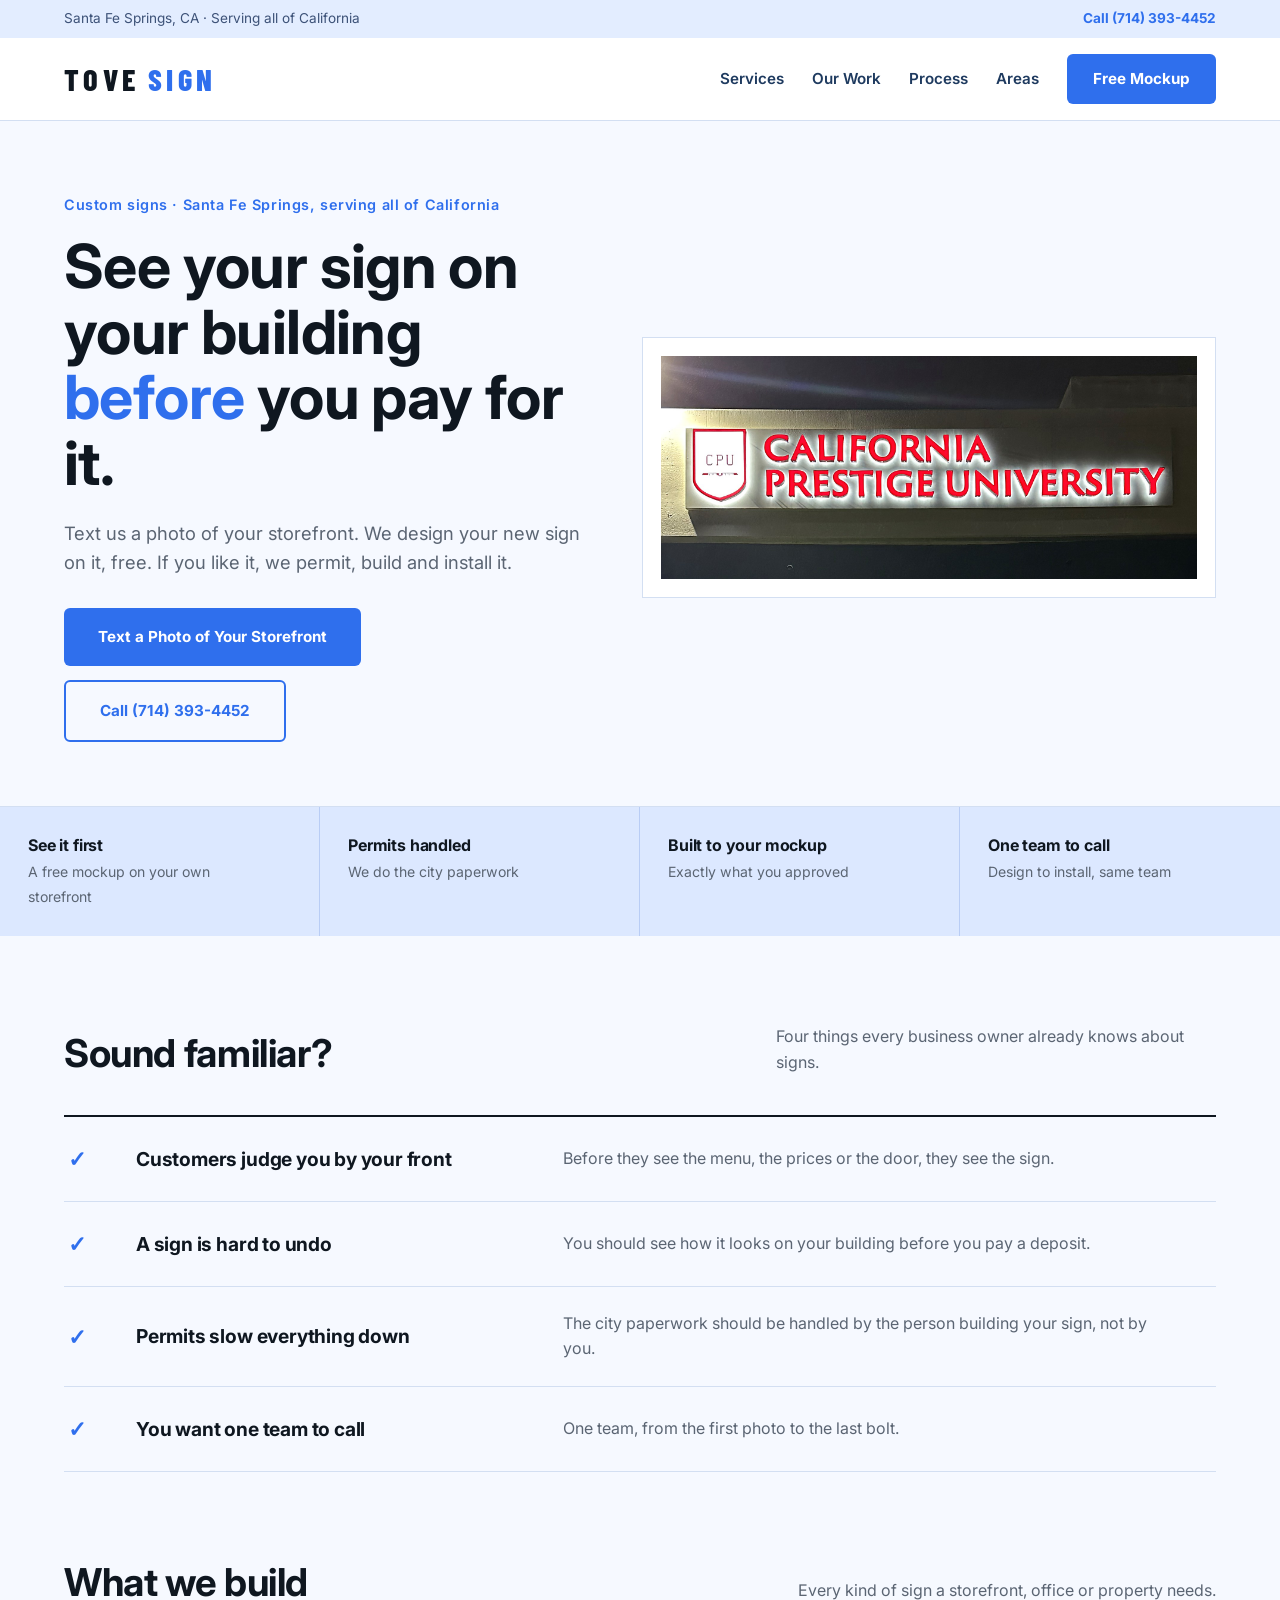
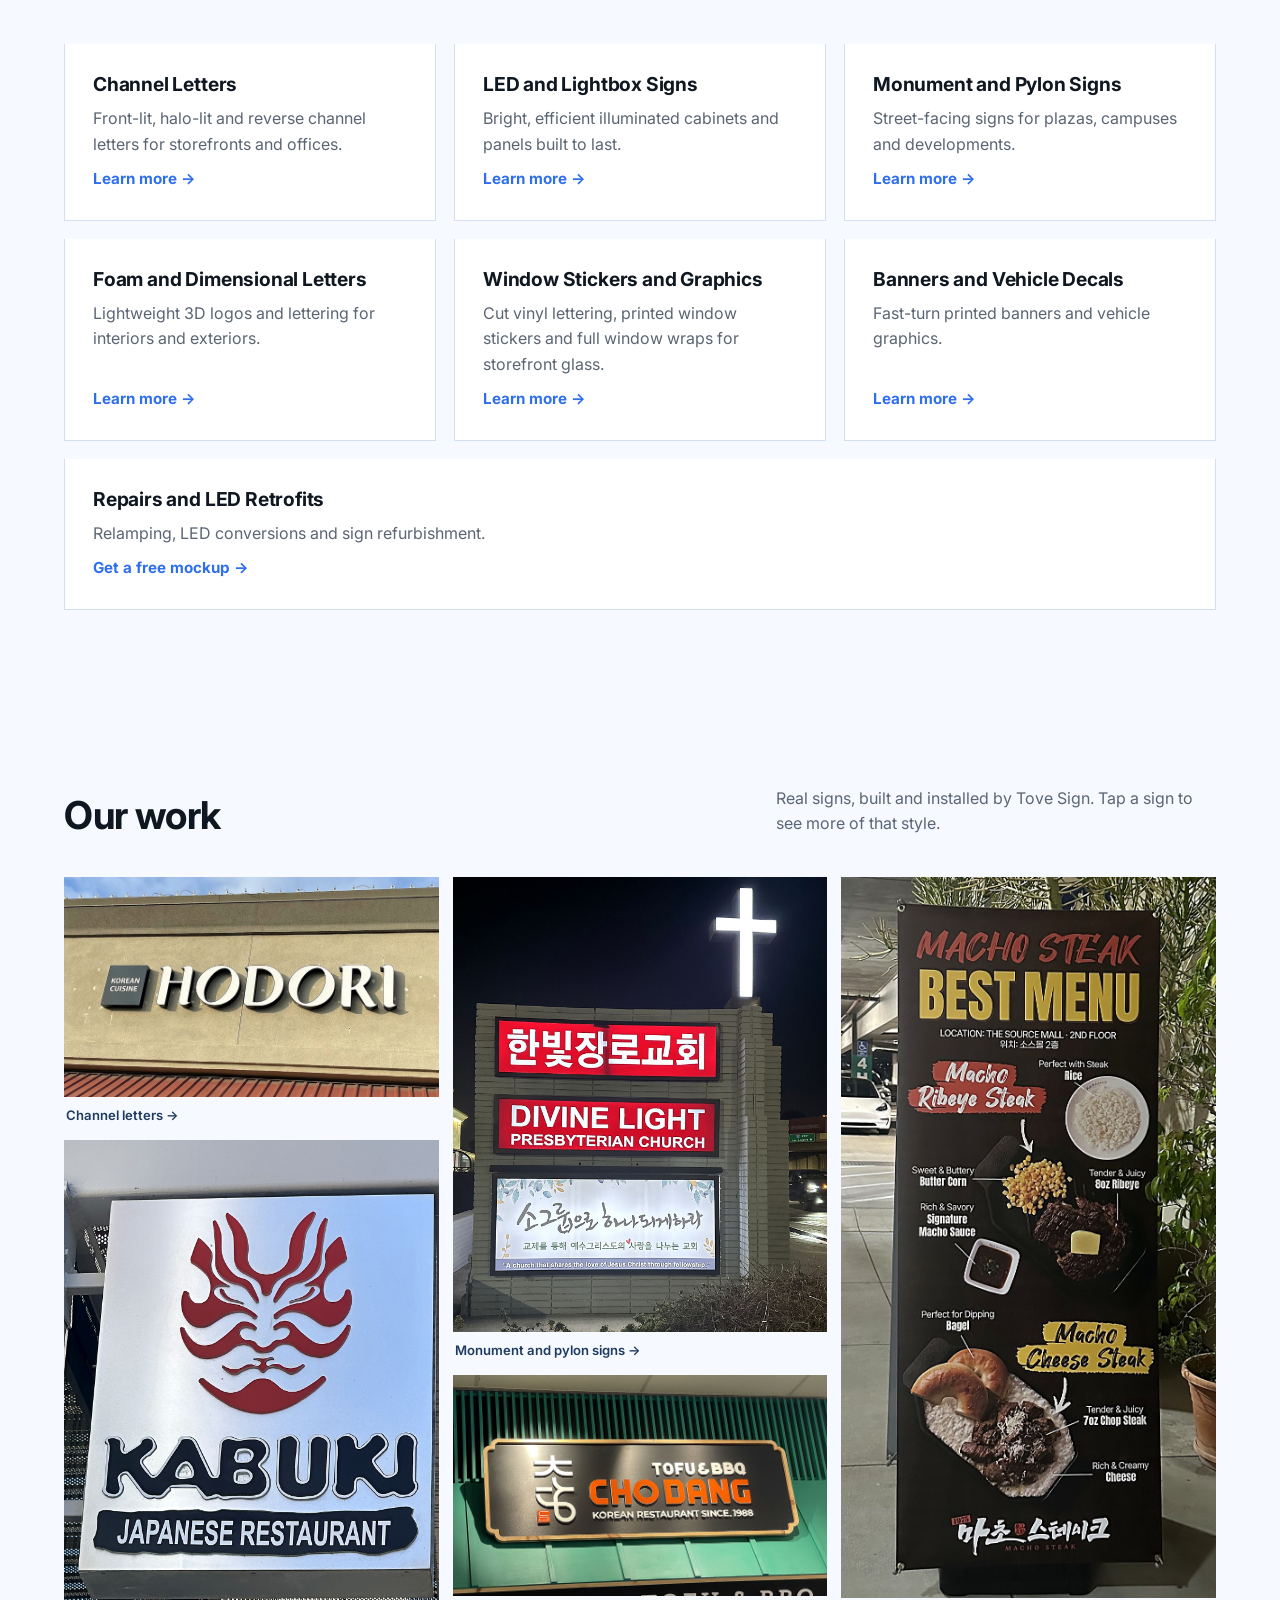
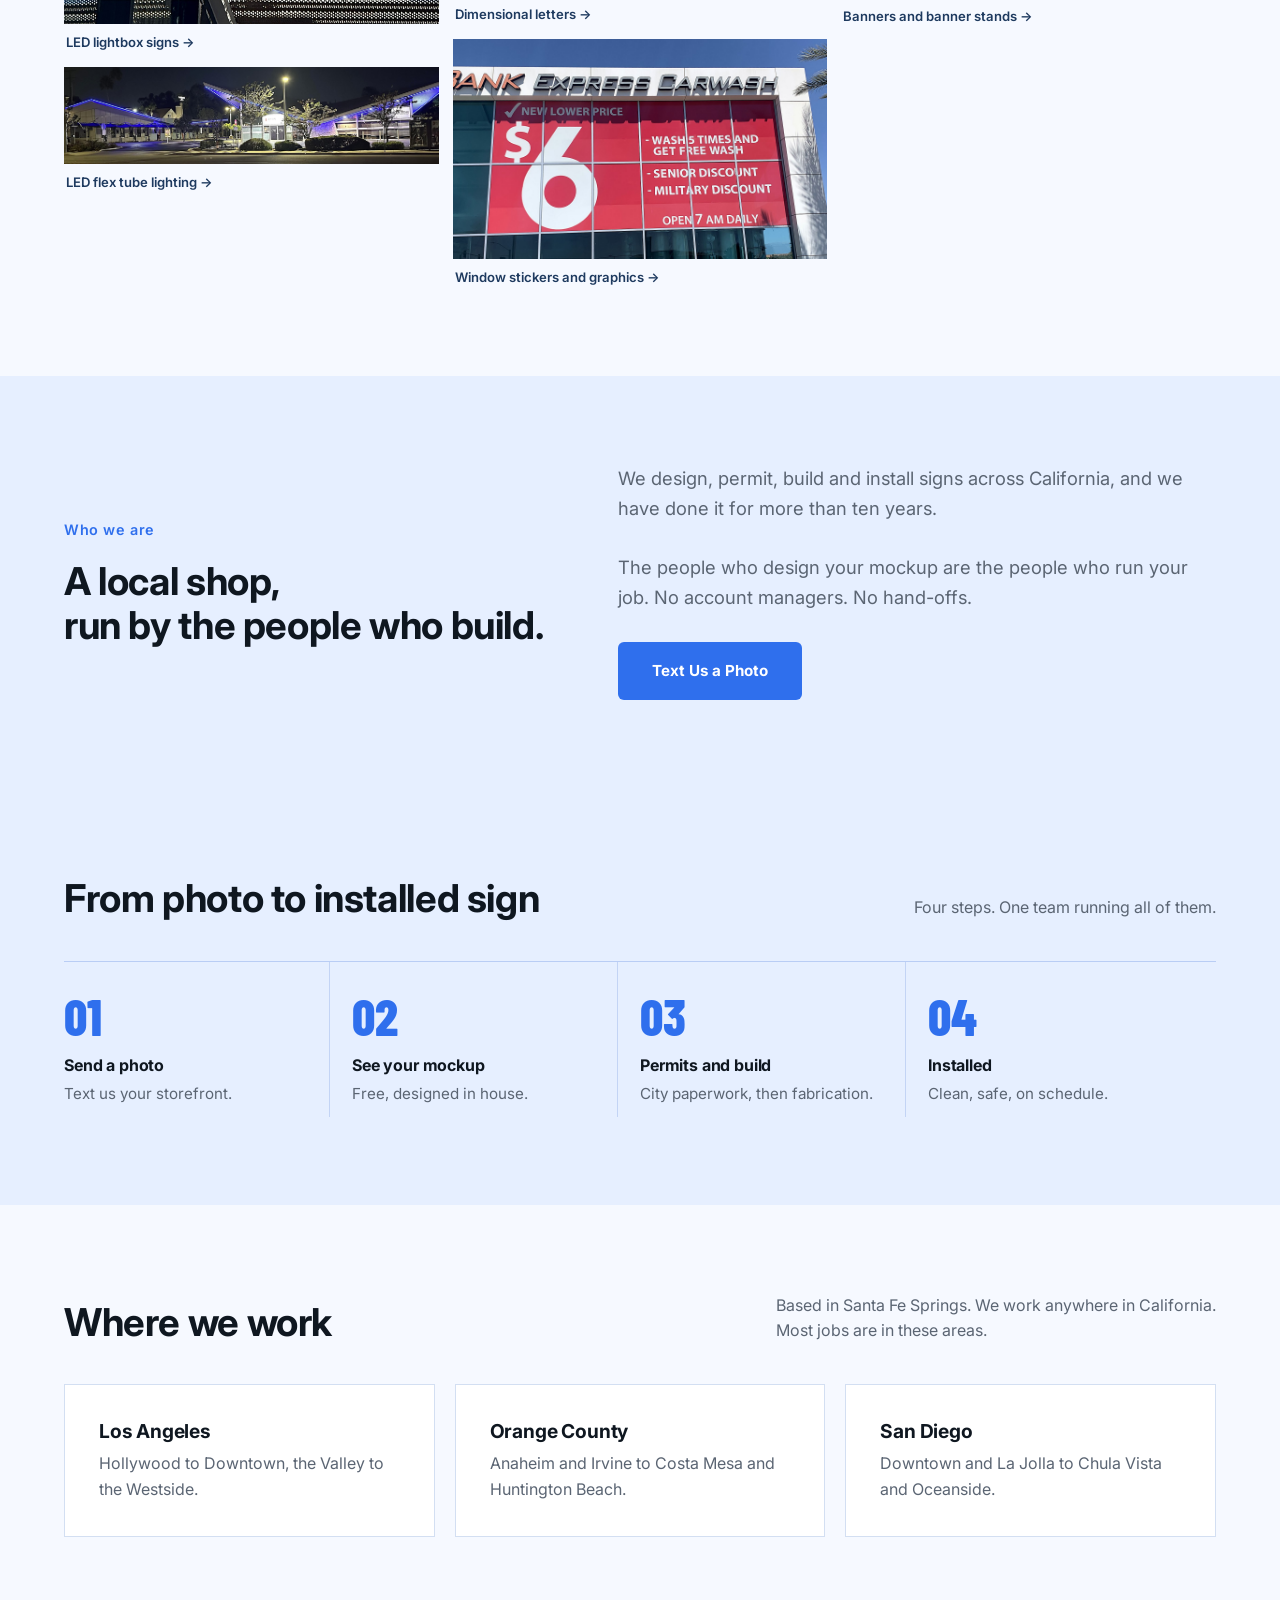
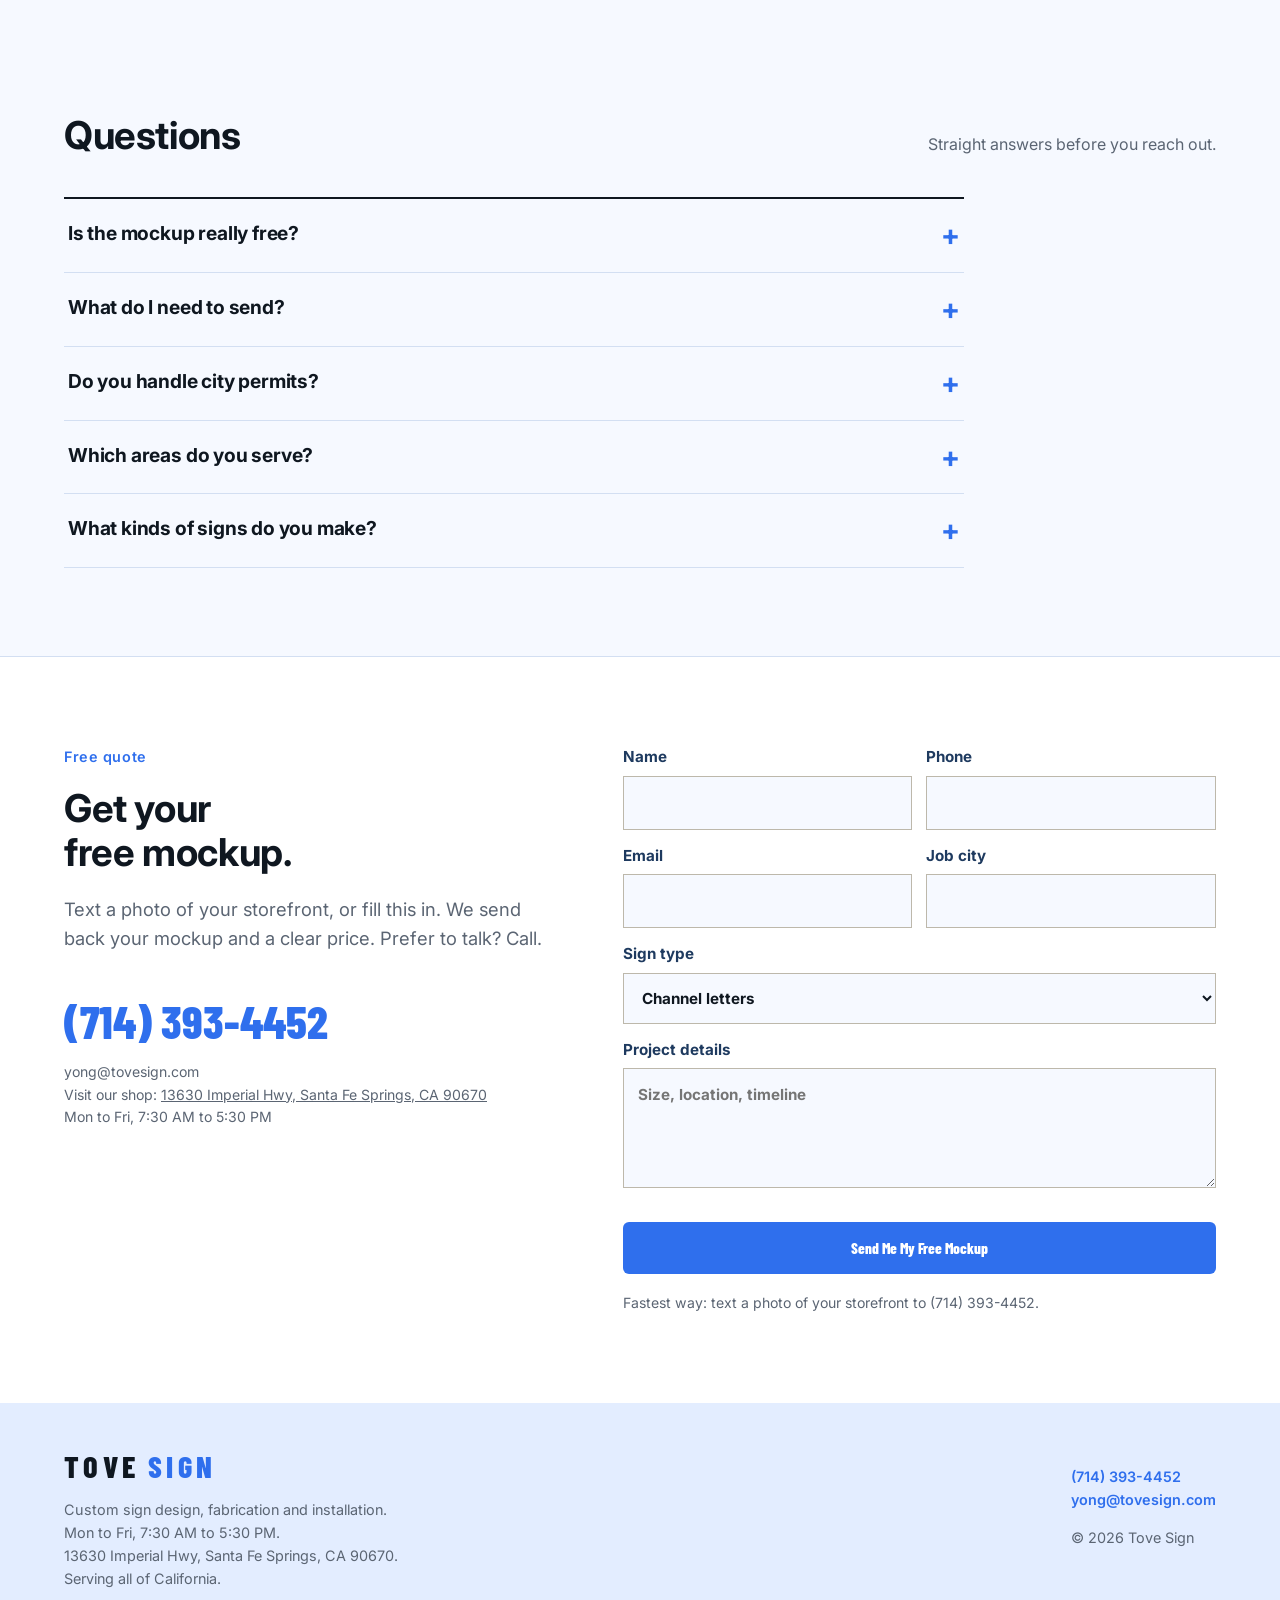
<file: index.html>
<!DOCTYPE html><html lang="en"><head><meta charset="UTF-8"><meta name="viewport" content="width=device-width,initial-scale=1">
<title>Tove Sign | Custom Signs in California</title><meta name="description" content="Free sign mockup on your own storefront before you pay. Tove Sign designs, permits, builds and installs custom signs anywhere in California."><link rel="canonical" href="https://tovesign.com/">
<meta property="og:title" content="Tove Sign | Custom Signs in California"><meta property="og:description" content="Free sign mockup on your own storefront before you pay. Tove Sign designs, permits, builds and installs custom signs anywhere in California."><meta property="og:type" content="website"><meta name="theme-color" content="#f6f9ff">
<link rel="preconnect" href="https://fonts.googleapis.com"><link rel="preconnect" href="https://fonts.gstatic.com" crossorigin>
<link href="https://fonts.googleapis.com/css2?family=Barlow+Condensed:wght@600;700;800&family=Inter:wght@400;500;600;700&display=swap" rel="stylesheet">
<link rel="stylesheet" href="/style.css?v=1434b5e9"><script type="application/ld+json">{"@context":"https://schema.org","@type":"LocalBusiness","name":"Tove Sign","description":"Custom sign design, fabrication and installation across California.","url":"https://tovesign.com/","founder":{"@type":"Person","name":"Yong Ho Kim"},"telephone":"(714) 393-4452","openingHoursSpecification":{"@type":"OpeningHoursSpecification","dayOfWeek":["Monday","Tuesday","Wednesday","Thursday","Friday"],"opens":"07:30","closes":"17:30"},"email":"yong@tovesign.com","areaServed":{"@type":"State","name":"California"},"address":{"@type":"PostalAddress","streetAddress":"13630 Imperial Hwy","addressLocality":"Santa Fe Springs","addressRegion":"CA","postalCode":"90670","addressCountry":"US"}}</script></head><body>
<div class="util"><span>Santa Fe Springs, CA &middot; Serving all of California</span><a href="tel:+17143934452">Call (714) 393-4452</a></div>
<header><a class="logo" href="/">TOVE<span>SIGN</span></a><nav><a href="/#services">Services</a><a href="/#work">Our Work</a><a href="/#process">Process</a><a href="/#areas">Areas</a><a class="btn" href="/#quote">Free Mockup</a></nav></header>
<main>
<section class="hero" style="padding-bottom:64px"><div><p class="kick">Custom signs &middot; Santa Fe Springs, serving all of California</p>
<h1>See your sign on your building <em>before</em> you pay for it.</h1>
<p class="lede">Text us a photo of your storefront. We design your new sign on it, free. If you like it, we permit, build and install it.</p>
<div class="ctas"><a class="btn big" href="sms:+17143934452">Text a Photo of Your Storefront</a><a class="btn alt big" href="tel:+17143934452">Call (714) 393-4452</a></div></div>
<figure class="photo"><img src="/images/hero.jpg?v=d9a0cd3c" alt="Finished custom sign installed by Tove Sign" fetchpriority="high"></figure></section>
<div class="strip"><div><b>See it first</b><span>A free mockup on your own storefront</span></div><div><b>Permits handled</b><span>We do the city paperwork</span></div><div><b>Built to your mockup</b><span>Exactly what you approved</span></div><div><b>One team to call</b><span>Design to install, same team</span></div></div>
<section id="before" style="padding-bottom:0"><div class="head"><h2>Sound familiar?</h2><p>Four things every business owner already knows about signs.</p></div><div class="spec"><div class="row"><span class="n">&#10003;</span><h3>Customers judge you by your front</h3><p>Before they see the menu, the prices or the door, they see the sign.</p><span class="ar"></span></div><div class="row"><span class="n">&#10003;</span><h3>A sign is hard to undo</h3><p>You should see how it looks on your building before you pay a deposit.</p><span class="ar"></span></div><div class="row"><span class="n">&#10003;</span><h3>Permits slow everything down</h3><p>The city paperwork should be handled by the person building your sign, not by you.</p><span class="ar"></span></div><div class="row"><span class="n">&#10003;</span><h3>You want one team to call</h3><p>One team, from the first photo to the last bolt.</p><span class="ar"></span></div></div></section>
<section id="services"><div class="head"><h2>What we build</h2><p>Every kind of sign a storefront, office or property needs.</p></div><div class="svc"><a class="sv" href="/channel-letters/"><h3>Channel Letters</h3><p>Front-lit, halo-lit and reverse channel letters for storefronts and offices.</p><span>Learn more &rarr;</span></a><a class="sv" href="/led-lightbox-signs/"><h3>LED and Lightbox Signs</h3><p>Bright, efficient illuminated cabinets and panels built to last.</p><span>Learn more &rarr;</span></a><a class="sv" href="/monument-signs/"><h3>Monument and Pylon Signs</h3><p>Street-facing signs for plazas, campuses and developments.</p><span>Learn more &rarr;</span></a><a class="sv" href="/foam-dimensional-letters/"><h3>Foam and Dimensional Letters</h3><p>Lightweight 3D logos and lettering for interiors and exteriors.</p><span>Learn more &rarr;</span></a><a class="sv" href="/window-stickers-graphics/"><h3>Window Stickers and Graphics</h3><p>Cut vinyl lettering, printed window stickers and full window wraps for storefront glass.</p><span>Learn more &rarr;</span></a><a class="sv" href="/banners-vehicle-decals/"><h3>Banners and Vehicle Decals</h3><p>Fast-turn printed banners and vehicle graphics.</p><span>Learn more &rarr;</span></a><a class="sv" href="#quote"><h3>Repairs and LED Retrofits</h3><p>Relamping, LED conversions and sign refurbishment.</p><span>Get a free mockup &rarr;</span></a></div></section>
<section id="work"><div class="head"><h2>Our work</h2><p>Real signs, built and installed by Tove Sign. Tap a sign to see more of that style.</p></div><div class="gal"><figure><a href="/channel-letters/" style="text-decoration:none"><img src="/images/work/1-channel-letters.jpg?v=1bb571a4" alt="Channel letters by Tove Sign" loading="lazy"><figcaption>Channel letters &rarr;</figcaption></a></figure><figure><a href="/led-lightbox-signs/" style="text-decoration:none"><img src="/images/work/2-led-lightbox.jpg?v=b9336843" alt="LED lightbox signs by Tove Sign" loading="lazy"><figcaption>LED lightbox signs &rarr;</figcaption></a></figure><figure><a href="/led-lightbox-signs/" style="text-decoration:none"><img src="/images/work/3-led-flex.jpg?v=de72f412" alt="LED flex tube lighting by Tove Sign" loading="lazy"><figcaption>LED flex tube lighting &rarr;</figcaption></a></figure><figure><a href="/monument-signs/" style="text-decoration:none"><img src="/images/work/4-monument.jpg?v=cbbadb3e" alt="Monument and pylon signs by Tove Sign" loading="lazy"><figcaption>Monument and pylon signs &rarr;</figcaption></a></figure><figure><a href="/foam-dimensional-letters/" style="text-decoration:none"><img src="/images/work/5-dimensional.jpg?v=8fff9ac8" alt="Dimensional letters by Tove Sign" loading="lazy"><figcaption>Dimensional letters &rarr;</figcaption></a></figure><figure><a href="/window-stickers-graphics/" style="text-decoration:none"><img src="/images/work/6-window.jpg?v=e46b1e28" alt="Window stickers and graphics by Tove Sign" loading="lazy"><figcaption>Window stickers and graphics &rarr;</figcaption></a></figure><figure><a href="/banners-vehicle-decals/" style="text-decoration:none"><img src="/images/work/7-banner.jpg?v=0716b584" alt="Banners and banner stands by Tove Sign" loading="lazy"><figcaption>Banners and banner stands &rarr;</figcaption></a></figure></div></section>
<section id="about" class="alt"><div class="about"><div><p class="kick">Who we are</p><h2>A local shop,<br>run by the people who build.</h2></div>
<div><p class="lede" style="max-width:52ch">We design, permit, build and install signs across California, and we have done it for more than ten years.</p>
<p class="lede" style="max-width:52ch">The people who design your mockup are the people who run your job. No account managers. No hand-offs.</p>
<a class="btn big" href="sms:+17143934452">Text Us a Photo</a></div></div></section>
<section id="process" class="dark"><div class="head"><h2>From photo to installed sign</h2><p>Four steps. One team running all of them.</p></div><ol class="steps"><li><b>Send a photo</b>Text us your storefront.</li><li><b>See your mockup</b>Free, designed in house.</li><li><b>Permits and build</b>City paperwork, then fabrication.</li><li><b>Installed</b>Clean, safe, on schedule.</li></ol></section>
<section id="areas"><div class="head"><h2>Where we work</h2><p>Based in Santa Fe Springs. We work anywhere in California. Most jobs are in these areas.</p></div>
<div class="areas"><a class="area" href="/los-angeles/"><h3>Los Angeles</h3><p>Hollywood to Downtown, the Valley to the Westside.</p></a><a class="area" href="/orange-county/"><h3>Orange County</h3><p>Anaheim and Irvine to Costa Mesa and Huntington Beach.</p></a><a class="area" href="/san-diego/"><h3>San Diego</h3><p>Downtown and La Jolla to Chula Vista and Oceanside.</p></a></div></section>
<section id="faq"><div class="head"><h2>Questions</h2><p>Straight answers before you reach out.</p></div><div class="faq"><details><summary>Is the mockup really free?</summary><p>Yes. We design it ourselves from your photo. No charge, no obligation.</p></details><details><summary>What do I need to send?</summary><p>A photo of your storefront. If you have a logo or a size in mind, send that too, but a photo is enough to start.</p></details><details><summary>Do you handle city permits?</summary><p>Yes. We prepare and submit the permit paperwork as part of the job.</p></details><details><summary>Which areas do you serve?</summary><p>Anywhere in California. Our shop is in Santa Fe Springs and we take jobs statewide.</p></details><details><summary>What kinds of signs do you make?</summary><p>Channel letters, LED and lightbox signs, monument and pylon signs, foam and dimensional letters, window stickers and graphics, banners and vehicle decals, plus repairs and LED retrofits.</p></details></div></section>
<section id="quote" class="quote"><div><p class="kick">Free quote</p><h2>Get your<br>free mockup.</h2>
<p class="lede" style="margin-top:20px">Text a photo of your storefront, or fill this in. We send back your mockup and a clear price. Prefer to talk? Call.</p>
<a class="big" href="tel:+17143934452">(714) 393-4452</a><p class="note">yong@tovesign.com</p><p class="note">Visit our shop: <a href="https://www.google.com/maps/search/?api=1&amp;query=13630+Imperial+Hwy+Santa+Fe+Springs+CA+90670">13630 Imperial Hwy, Santa Fe Springs, CA 90670</a><br>Mon to Fri, 7:30 AM to 5:30 PM</p></div><form action="https://api.web3forms.com/submit" method="POST">
<input type="hidden" name="access_key" value="REPLACE_WITH_WEB3FORMS_ACCESS_KEY"><input type="hidden" name="subject" value="New Tove Sign quote request"><input type="hidden" name="from_name" value="Tove Sign Website">
<input class="hp" type="checkbox" name="botcheck" tabindex="-1" autocomplete="off">
<div class="two"><label>Name<input name="name" required></label><label>Phone<input name="phone" type="tel" required></label></div>
<div class="two"><label>Email<input name="email" type="email" required></label><label>Job city<input name="job_city" value=""></label></div>
<label>Sign type<select name="sign_type"><option>Channel letters</option><option>LED / lightbox sign</option><option>Monument or pylon sign</option><option>Foam / dimensional letters</option><option>Banners / vinyl</option><option>Repair or LED retrofit</option><option>Not sure yet</option></select></label>
<label>Project details<textarea name="details" placeholder="Size, location, timeline"></textarea></label>
<button class="btn big" type="submit">Send Me My Free Mockup</button>
<p class="note">Fastest way: text a photo of your storefront to (714) 393-4452.</p></form></section>
</main><div class="dock"><a href="sms:+17143934452">Text a Photo</a><a href="tel:+17143934452">Call</a></div><footer><div><a class="logo" href="/">TOVE<span>SIGN</span></a><p>Custom sign design, fabrication and installation.<br>Mon to Fri, 7:30 AM to 5:30 PM.<br>13630 Imperial Hwy, Santa Fe Springs, CA 90670.<br>Serving all of California.</p></div>
<div><p><a href="tel:+17143934452">(714) 393-4452</a><br><a href="mailto:yong@tovesign.com">yong@tovesign.com</a></p><p>&copy; 2026 Tove Sign</p></div></footer></body></html>
</file>
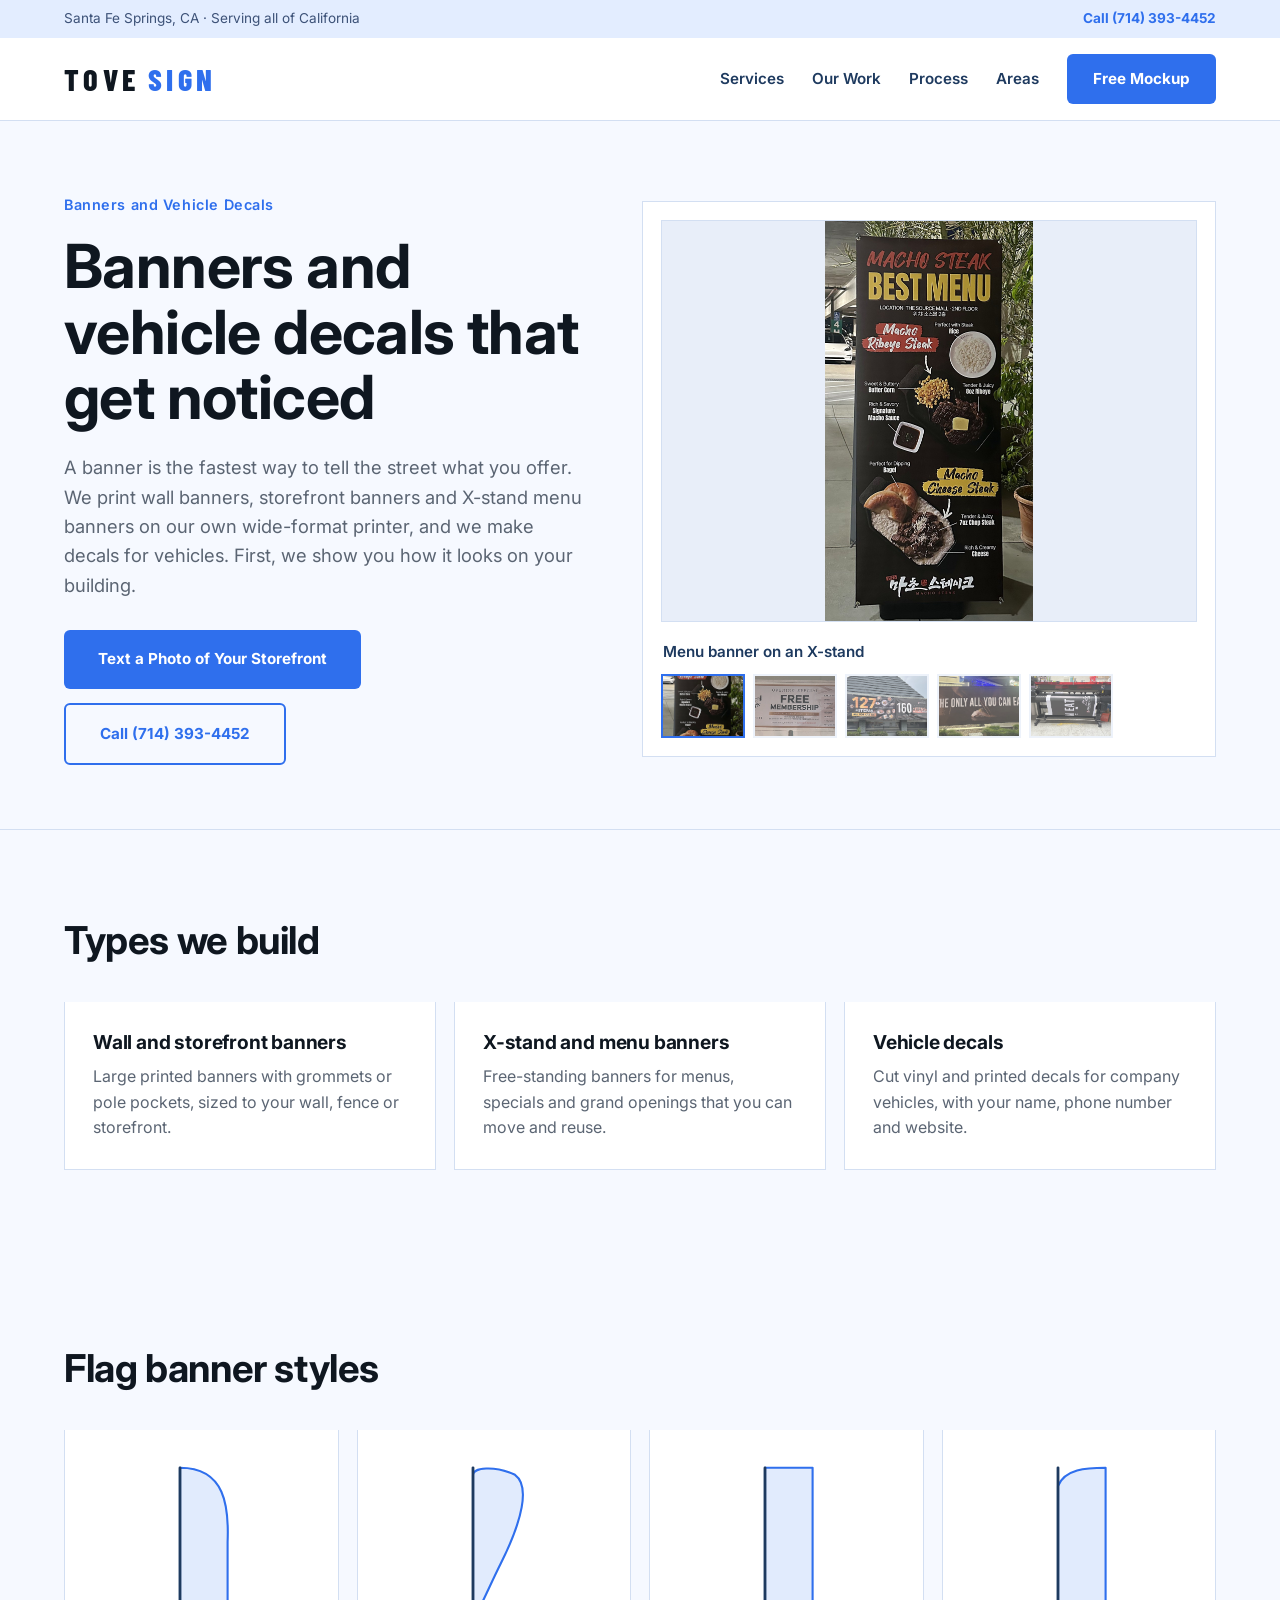
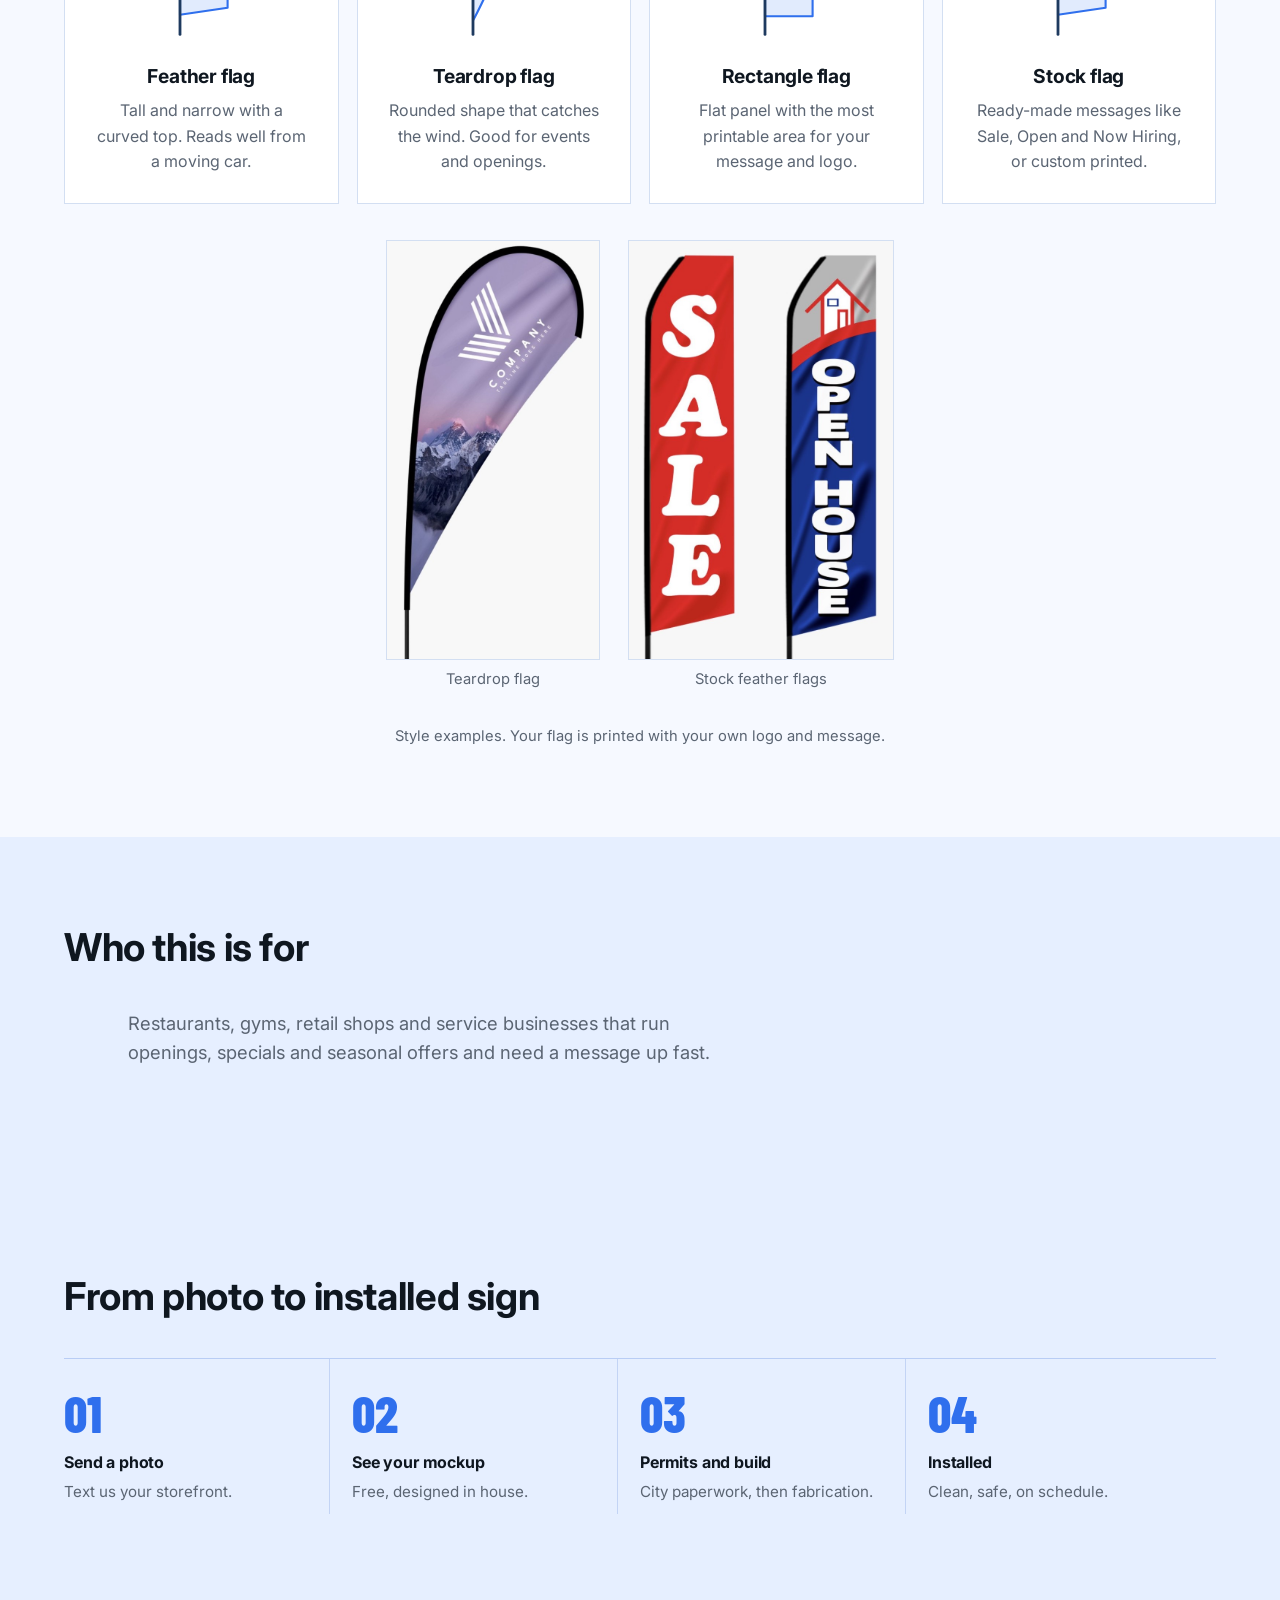
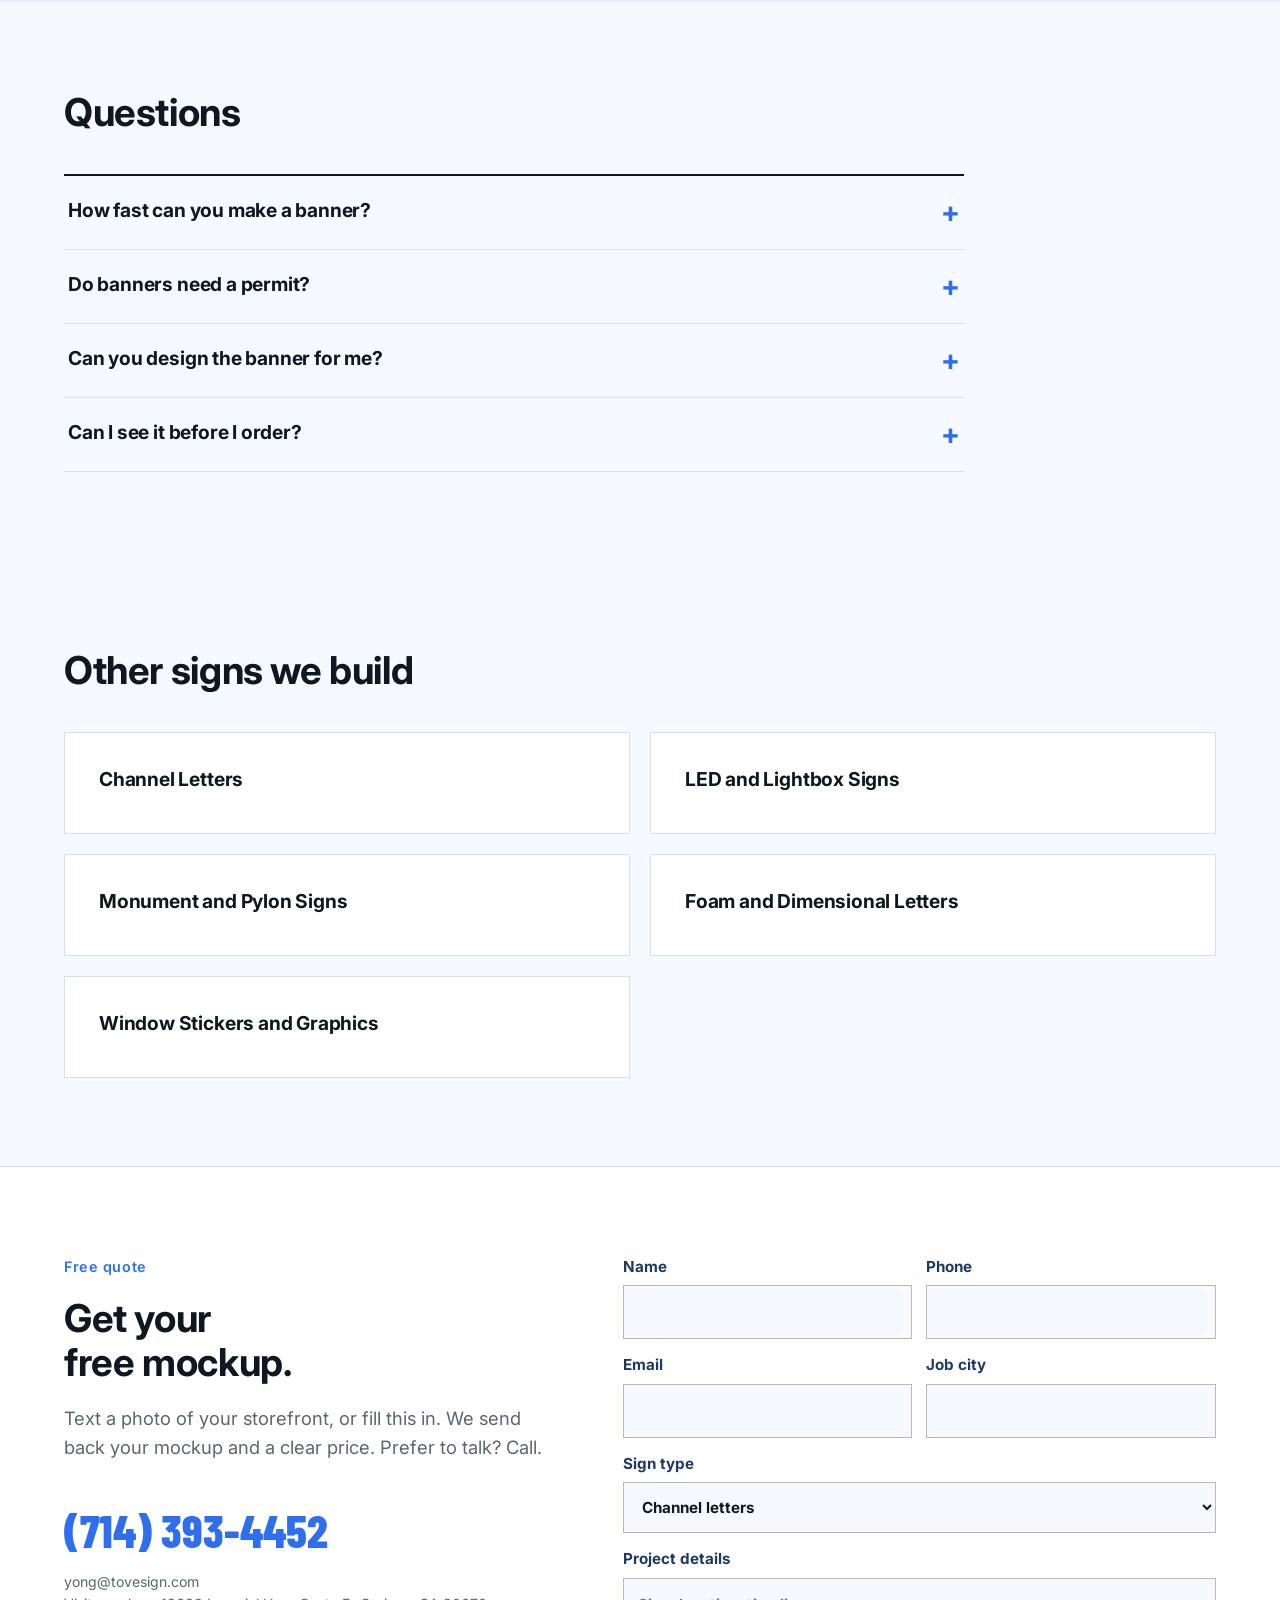
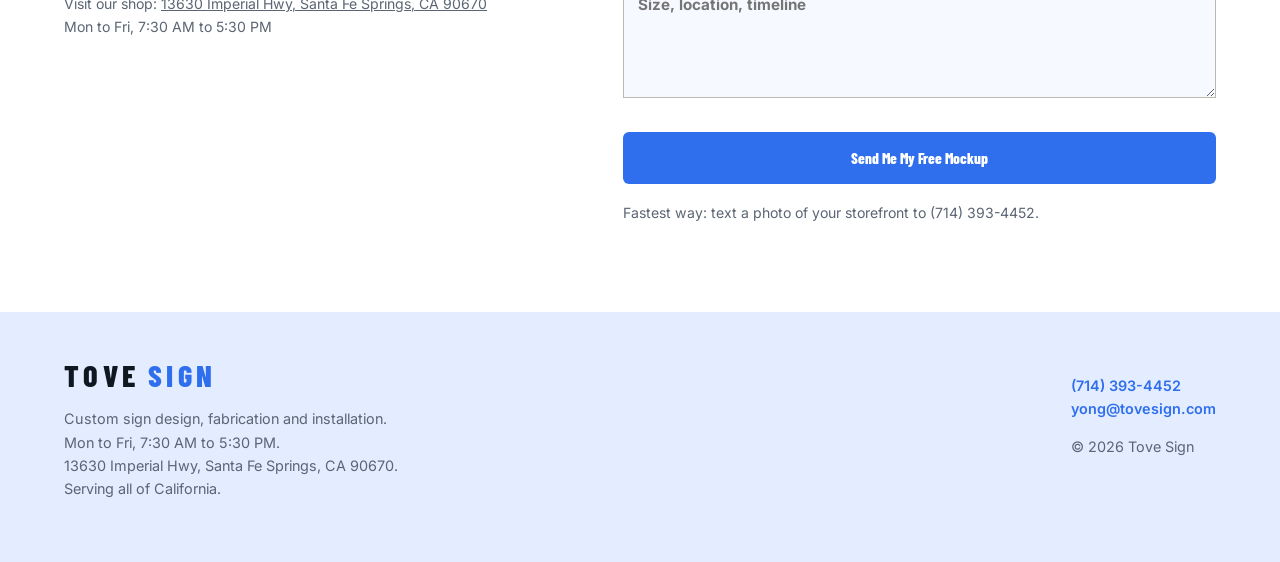
<file: banners-vehicle-decals/index.html>
<!DOCTYPE html><html lang="en"><head><meta charset="UTF-8"><meta name="viewport" content="width=device-width,initial-scale=1">
<title>Custom Banners and Vehicle Decals in California | Tove Sign</title><meta name="description" content="Printed wall banners, storefront banners, X-stand menu banners and vehicle decals, printed and finished in house by Tove Sign. Free mockup."><link rel="canonical" href="https://tovesign.com/banners-vehicle-decals/">
<meta property="og:title" content="Custom Banners and Vehicle Decals in California | Tove Sign"><meta property="og:description" content="Printed wall banners, storefront banners, X-stand menu banners and vehicle decals, printed and finished in house by Tove Sign. Free mockup."><meta property="og:type" content="website"><meta name="theme-color" content="#f6f9ff">
<link rel="preconnect" href="https://fonts.googleapis.com"><link rel="preconnect" href="https://fonts.gstatic.com" crossorigin>
<link href="https://fonts.googleapis.com/css2?family=Barlow+Condensed:wght@600;700;800&family=Inter:wght@400;500;600;700&display=swap" rel="stylesheet">
<link rel="stylesheet" href="/style.css?v=1434b5e9"><script type="application/ld+json">{"@context": "https://schema.org", "@type": "FAQPage", "mainEntity": [{"@type": "Question", "name": "How fast can you make a banner?", "acceptedAnswer": {"@type": "Answer", "text": "Banners are one of our quickest jobs because we print them ourselves. Send your artwork or a photo of the space and we give you a timeline with the mockup."}}, {"@type": "Question", "name": "Do banners need a permit?", "acceptedAnswer": {"@type": "Answer", "text": "Some cities limit temporary banners by size and by how long they can stay up. We check your city's rules before we print."}}, {"@type": "Question", "name": "Can you design the banner for me?", "acceptedAnswer": {"@type": "Answer", "text": "Yes. Send your logo and what you want it to say and we lay it out. If you already have artwork, we print from it."}}, {"@type": "Question", "name": "Can I see it before I order?", "acceptedAnswer": {"@type": "Answer", "text": "Yes. Send a photo of the spot and we place the banner on it for a free mockup."}}]}</script></head><body>
<div class="util"><span>Santa Fe Springs, CA &middot; Serving all of California</span><a href="tel:+17143934452">Call (714) 393-4452</a></div>
<header><a class="logo" href="/">TOVE<span>SIGN</span></a><nav><a href="/#services">Services</a><a href="/#work">Our Work</a><a href="/#process">Process</a><a href="/#areas">Areas</a><a class="btn" href="/#quote">Free Mockup</a></nav></header>
<main><section class="hero"><div><p class="kick">Banners and Vehicle Decals</p><h1>Banners and vehicle decals that get noticed</h1>
<p class="lede">A banner is the fastest way to tell the street what you offer. We print wall banners, storefront banners and X-stand menu banners on our own wide-format printer, and we make decals for vehicles. First, we show you how it looks on your building.</p>
<div class="ctas"><a class="btn big" href="sms:+17143934452">Text a Photo of Your Storefront</a><a class="btn alt big" href="tel:+17143934452">Call (714) 393-4452</a></div></div>
<figure class="hg"><div class="hgmain"><img id="hgm" src="/images/types/banners-vehicle-decals/01-macho-steak.jpg?v=0716b584" alt="Menu banner on an X-stand" fetchpriority="high"></div><figcaption id="hgc">Menu banner on an X-stand</figcaption><div class="hgthumbs"><button type="button" class="hgt on" data-src="/images/types/banners-vehicle-decals/01-macho-steak.jpg?v=0716b584" data-cap="Menu banner on an X-stand" aria-label="Menu banner on an X-stand"><img src="/images/types/banners-vehicle-decals/01-macho-steak.jpg?v=0716b584" alt="" loading="lazy"></button><button type="button" class="hgt" data-src="/images/types/banners-vehicle-decals/02-kallus-wall.jpg?v=cb5d0463" data-cap="Printed wall banner" aria-label="Printed wall banner"><img src="/images/types/banners-vehicle-decals/02-kallus-wall.jpg?v=cb5d0463" alt="" loading="lazy"></button><button type="button" class="hgt" data-src="/images/types/banners-vehicle-decals/03-aikan-fence.jpg?v=04364b59" data-cap="Large storefront banners" aria-label="Large storefront banners"><img src="/images/types/banners-vehicle-decals/03-aikan-fence.jpg?v=04364b59" alt="" loading="lazy"></button><button type="button" class="hgt" data-src="/images/types/banners-vehicle-decals/04-aikan-monument.jpg?v=e40abce4" data-cap="Banner at a shopping center entrance" aria-label="Banner at a shopping center entrance"><img src="/images/types/banners-vehicle-decals/04-aikan-monument.jpg?v=e40abce4" alt="" loading="lazy"></button><button type="button" class="hgt" data-src="/images/types/banners-vehicle-decals/05-printer.jpg?v=bdbfc184" data-cap="A banner coming off our wide-format printer" aria-label="A banner coming off our wide-format printer"><img src="/images/types/banners-vehicle-decals/05-printer.jpg?v=bdbfc184" alt="" loading="lazy"></button></div></figure><script>document.querySelectorAll('.hgt').forEach(function(b){b.addEventListener('click',function(){var m=document.getElementById('hgm');m.src=b.dataset.src;m.alt=b.dataset.cap;document.getElementById('hgc').textContent=b.dataset.cap;document.querySelectorAll('.hgt').forEach(function(x){x.classList.remove('on')});b.classList.add('on')})})</script></section>
<section><div class="head"><h2>Types we build</h2></div><div class="svc" style="grid-template-columns:repeat(3,1fr)"><div class="sv" style="cursor:default"><h3>Wall and storefront banners</h3><p>Large printed banners with grommets or pole pockets, sized to your wall, fence or storefront.</p></div><div class="sv" style="cursor:default"><h3>X-stand and menu banners</h3><p>Free-standing banners for menus, specials and grand openings that you can move and reuse.</p></div><div class="sv" style="cursor:default"><h3>Vehicle decals</h3><p>Cut vinyl and printed decals for company vehicles, with your name, phone number and website.</p></div></div></section>
<section><div class="head"><h2>Flag banner styles</h2></div><div class="svc flags" style="grid-template-columns:repeat(4,1fr)"><div class="sv" style="cursor:default;text-align:center"><svg viewBox="0 0 120 260" role="img" aria-label="Feather flag outline" style="display:block;margin:0 auto 14px;width:84px;height:182px;max-width:84px"><path d="M30 14 C95 14 100 70 98 120 L98 214 L30 224 Z" fill="#2f6fed" fill-opacity=".14" stroke="#2f6fed" stroke-width="3" stroke-linejoin="round"/><line x1="30" y1="14" x2="30" y2="252" stroke="#1e3a5f" stroke-width="4" stroke-linecap="round"/></svg><h3>Feather flag</h3><p>Tall and narrow with a curved top. Reads well from a moving car.</p></div><div class="sv" style="cursor:default;text-align:center"><svg viewBox="0 0 120 260" role="img" aria-label="Teardrop flag outline" style="display:block;margin:0 auto 14px;width:84px;height:182px;max-width:84px"><path d="M30 24 C30 14 60 10 90 24 C112 40 100 90 70 150 C55 180 40 215 30 232 Z" fill="#2f6fed" fill-opacity=".14" stroke="#2f6fed" stroke-width="3" stroke-linejoin="round"/><line x1="30" y1="14" x2="30" y2="252" stroke="#1e3a5f" stroke-width="4" stroke-linecap="round"/></svg><h3>Teardrop flag</h3><p>Rounded shape that catches the wind. Good for events and openings.</p></div><div class="sv" style="cursor:default;text-align:center"><svg viewBox="0 0 120 260" role="img" aria-label="Rectangle flag outline" style="display:block;margin:0 auto 14px;width:84px;height:182px;max-width:84px"><path d="M30 14 L98 14 L98 226 L30 226 Z" fill="#2f6fed" fill-opacity=".14" stroke="#2f6fed" stroke-width="3" stroke-linejoin="round"/><line x1="30" y1="14" x2="30" y2="252" stroke="#1e3a5f" stroke-width="4" stroke-linecap="round"/></svg><h3>Rectangle flag</h3><p>Flat panel with the most printable area for your message and logo.</p></div><div class="sv" style="cursor:default;text-align:center"><svg viewBox="0 0 120 260" role="img" aria-label="Stock flag outline" style="display:block;margin:0 auto 14px;width:84px;height:182px;max-width:84px"><path d="M30 40 C40 16 70 14 98 14 L98 214 L30 224 Z" fill="#2f6fed" fill-opacity=".14" stroke="#2f6fed" stroke-width="3" stroke-linejoin="round"/><line x1="30" y1="14" x2="30" y2="252" stroke="#1e3a5f" stroke-width="4" stroke-linecap="round"/></svg><h3>Stock flag</h3><p>Ready-made messages like Sale, Open and Now Hiring, or custom printed.</p></div></div><div class="flagex"><figure><img src="/images/flags/teardrop.jpg?v=d74fab3b" alt="Teardrop flag banner example" loading="lazy"><figcaption>Teardrop flag</figcaption></figure><figure><img src="/images/flags/stock.jpg?v=61e49ce7" alt="Stock feather flag banner examples" loading="lazy"><figcaption>Stock feather flags</figcaption></figure><p>Style examples. Your flag is printed with your own logo and message.</p></div></section>
<section class="alt"><div class="head"><h2>Who this is for</h2></div><p class="lede" style="max-width:62ch;padding:0 5vw">Restaurants, gyms, retail shops and service businesses that run openings, specials and seasonal offers and need a message up fast.</p></section>
<section class="dark"><div class="head"><h2>From photo to installed sign</h2></div><ol class="steps"><li><b>Send a photo</b>Text us your storefront.</li><li><b>See your mockup</b>Free, designed in house.</li><li><b>Permits and build</b>City paperwork, then fabrication.</li><li><b>Installed</b>Clean, safe, on schedule.</li></ol></section>
<section><div class="head"><h2>Questions</h2></div><div class="faq"><details><summary>How fast can you make a banner?</summary><p>Banners are one of our quickest jobs because we print them ourselves. Send your artwork or a photo of the space and we give you a timeline with the mockup.</p></details><details><summary>Do banners need a permit?</summary><p>Some cities limit temporary banners by size and by how long they can stay up. We check your city's rules before we print.</p></details><details><summary>Can you design the banner for me?</summary><p>Yes. Send your logo and what you want it to say and we lay it out. If you already have artwork, we print from it.</p></details><details><summary>Can I see it before I order?</summary><p>Yes. Send a photo of the spot and we place the banner on it for a free mockup.</p></details></div></section>
<section><div class="head"><h2>Other signs we build</h2></div><div class="areas" style="grid-template-columns:repeat(2,1fr)"><a class="area" href="/channel-letters/"><h3>Channel Letters</h3></a><a class="area" href="/led-lightbox-signs/"><h3>LED and Lightbox Signs</h3></a><a class="area" href="/monument-signs/"><h3>Monument and Pylon Signs</h3></a><a class="area" href="/foam-dimensional-letters/"><h3>Foam and Dimensional Letters</h3></a><a class="area" href="/window-stickers-graphics/"><h3>Window Stickers and Graphics</h3></a></div></section>
<section id="quote" class="quote"><div><p class="kick">Free quote</p><h2>Get your<br>free mockup.</h2>
<p class="lede" style="margin-top:20px">Text a photo of your storefront, or fill this in. We send back your mockup and a clear price. Prefer to talk? Call.</p>
<a class="big" href="tel:+17143934452">(714) 393-4452</a><p class="note">yong@tovesign.com</p><p class="note">Visit our shop: <a href="https://www.google.com/maps/search/?api=1&amp;query=13630+Imperial+Hwy+Santa+Fe+Springs+CA+90670">13630 Imperial Hwy, Santa Fe Springs, CA 90670</a><br>Mon to Fri, 7:30 AM to 5:30 PM</p></div><form action="https://api.web3forms.com/submit" method="POST">
<input type="hidden" name="access_key" value="REPLACE_WITH_WEB3FORMS_ACCESS_KEY"><input type="hidden" name="subject" value="New Tove Sign quote request"><input type="hidden" name="from_name" value="Tove Sign Website">
<input class="hp" type="checkbox" name="botcheck" tabindex="-1" autocomplete="off">
<div class="two"><label>Name<input name="name" required></label><label>Phone<input name="phone" type="tel" required></label></div>
<div class="two"><label>Email<input name="email" type="email" required></label><label>Job city<input name="job_city" value=""></label></div>
<label>Sign type<select name="sign_type"><option>Channel letters</option><option>LED / lightbox sign</option><option>Monument or pylon sign</option><option>Foam / dimensional letters</option><option>Banners / vinyl</option><option>Repair or LED retrofit</option><option>Not sure yet</option></select></label>
<label>Project details<textarea name="details" placeholder="Size, location, timeline"></textarea></label>
<button class="btn big" type="submit">Send Me My Free Mockup</button>
<p class="note">Fastest way: text a photo of your storefront to (714) 393-4452.</p></form></section></main><div class="dock"><a href="sms:+17143934452">Text a Photo</a><a href="tel:+17143934452">Call</a></div><footer><div><a class="logo" href="/">TOVE<span>SIGN</span></a><p>Custom sign design, fabrication and installation.<br>Mon to Fri, 7:30 AM to 5:30 PM.<br>13630 Imperial Hwy, Santa Fe Springs, CA 90670.<br>Serving all of California.</p></div>
<div><p><a href="tel:+17143934452">(714) 393-4452</a><br><a href="mailto:yong@tovesign.com">yong@tovesign.com</a></p><p>&copy; 2026 Tove Sign</p></div></footer></body></html>
</file>
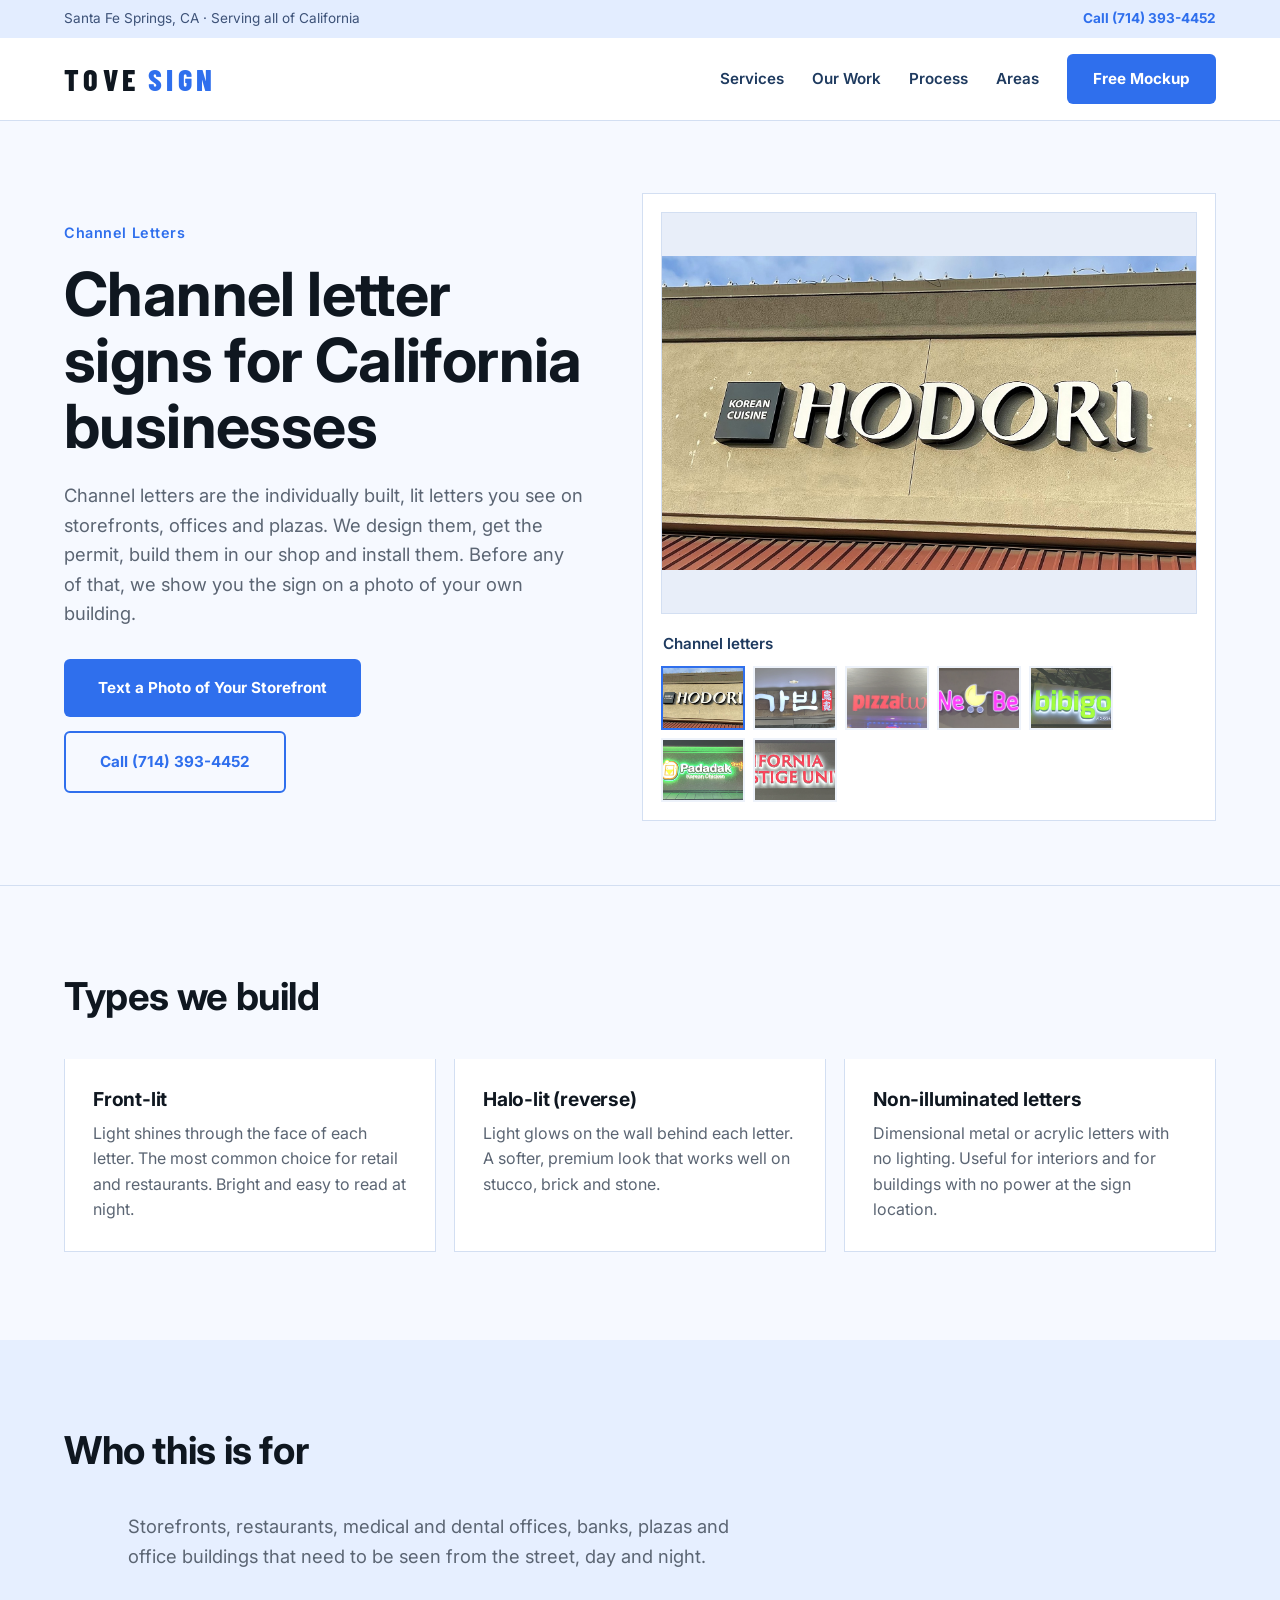
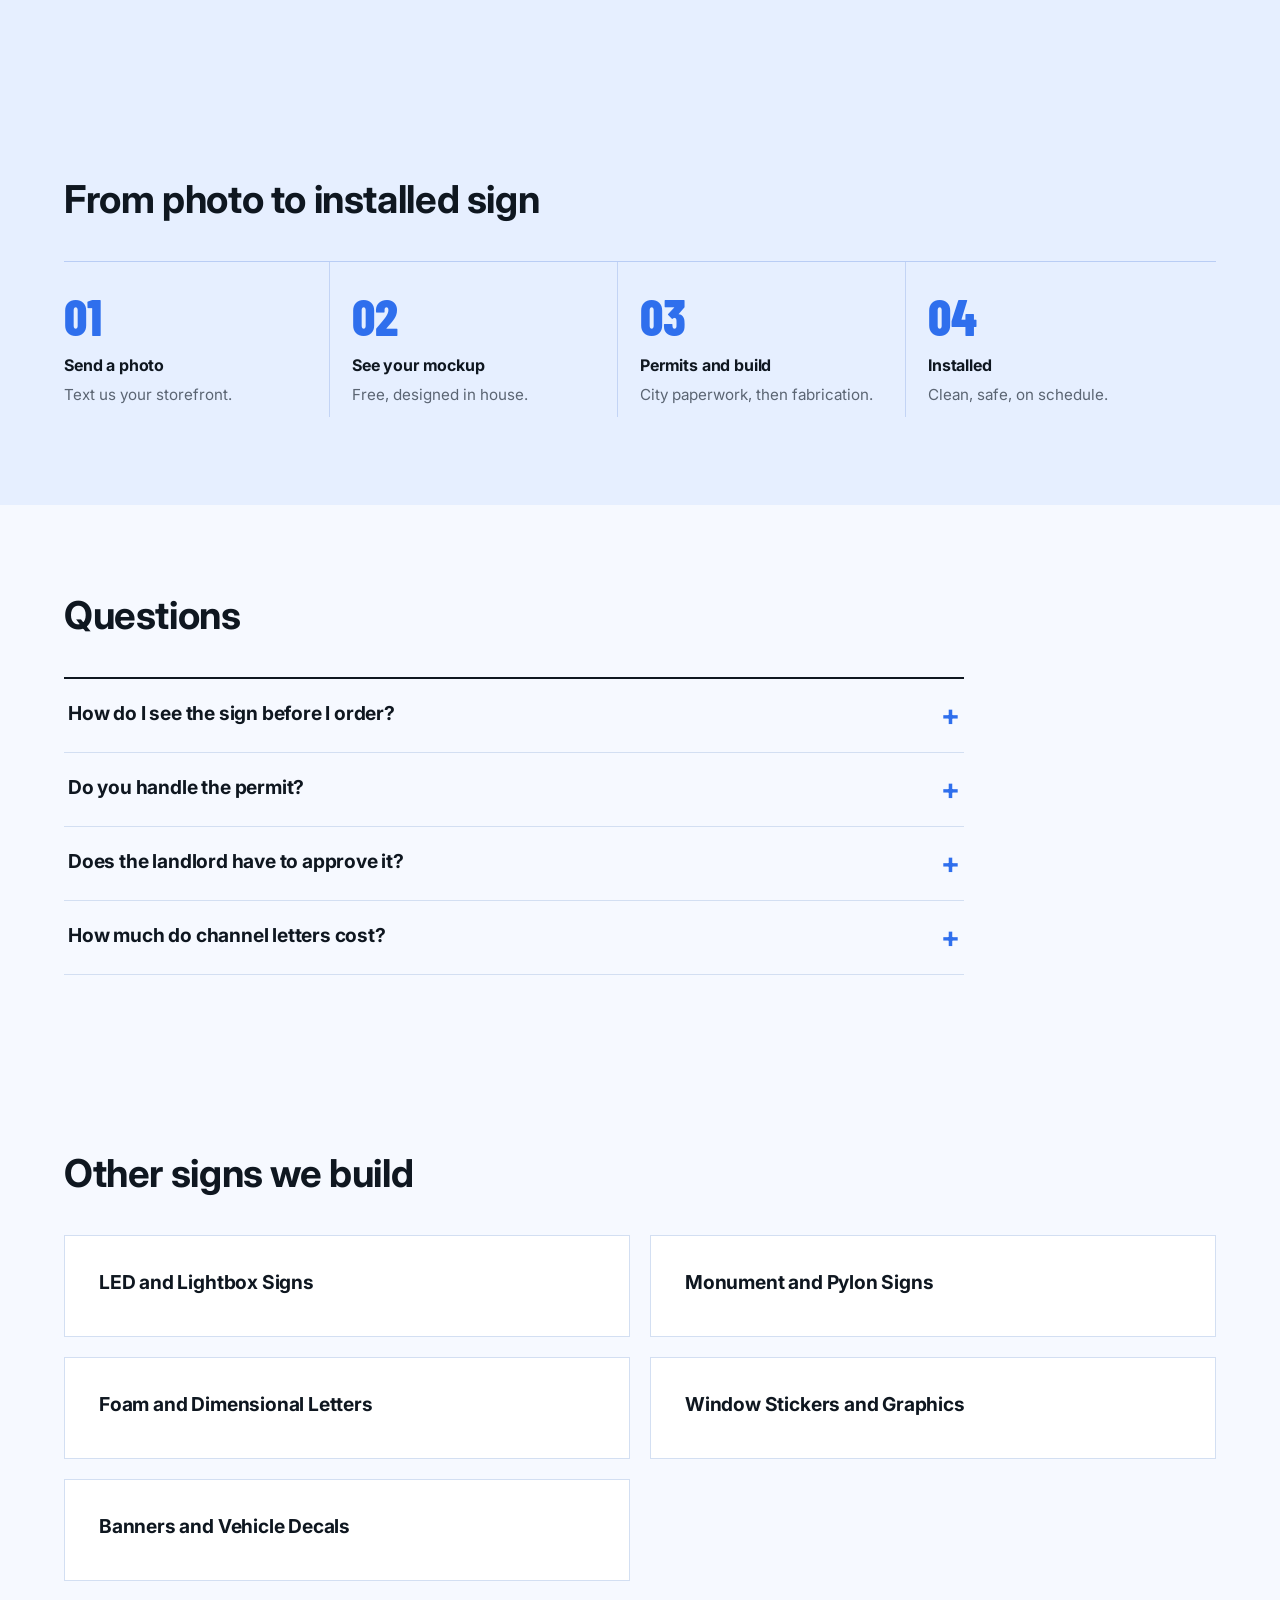
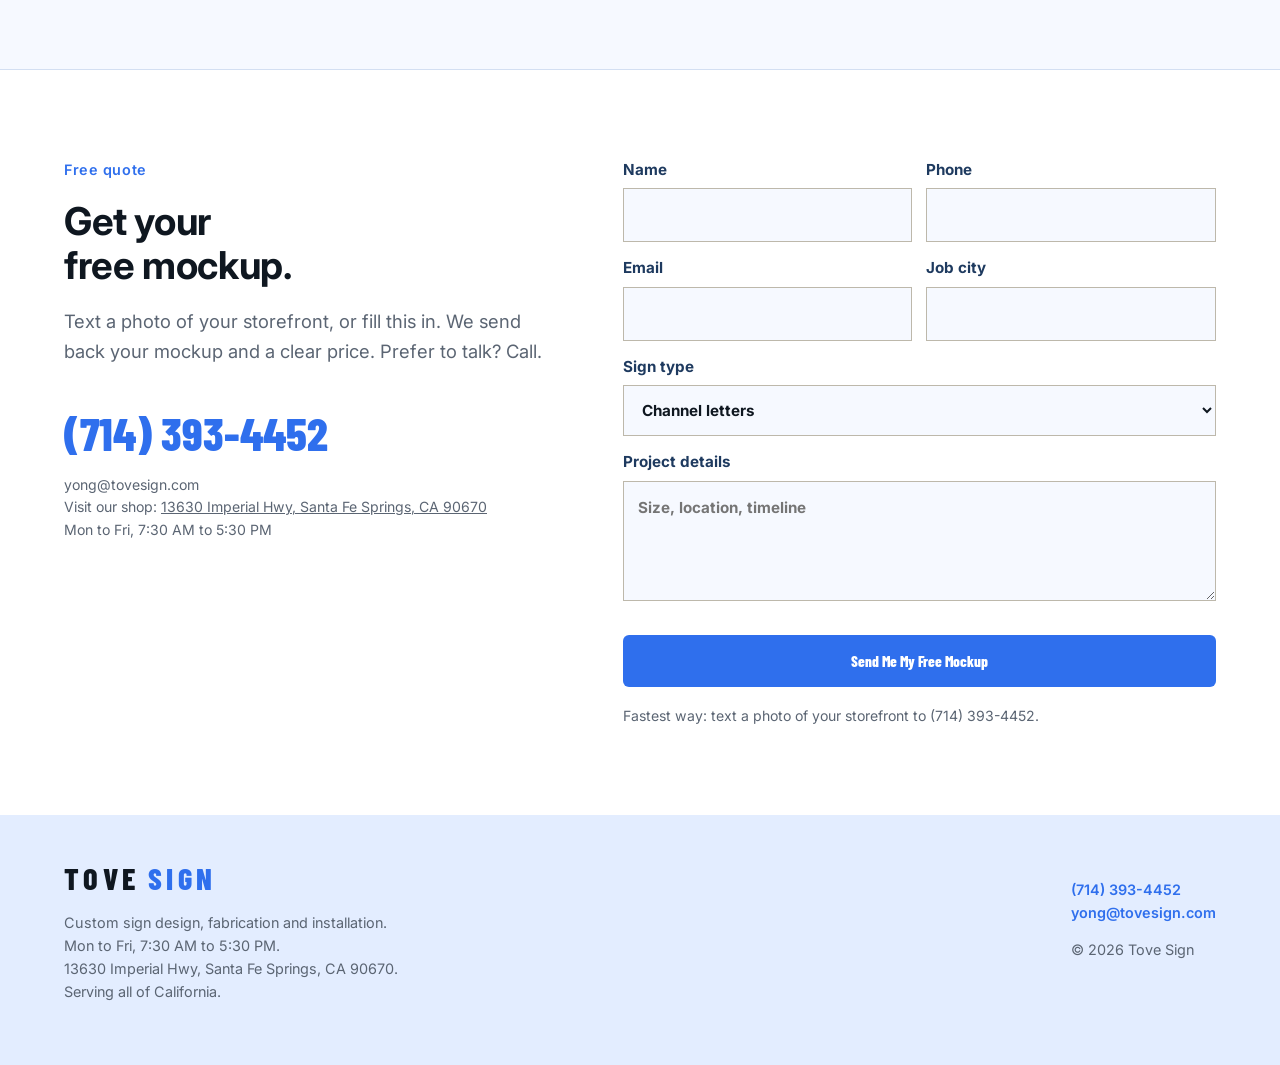
<file: channel-letters/index.html>
<!DOCTYPE html><html lang="en"><head><meta charset="UTF-8"><meta name="viewport" content="width=device-width,initial-scale=1">
<title>Channel Letter Signs in California | Tove Sign</title><meta name="description" content="Custom front-lit, halo-lit and reverse channel letter signs, designed, permitted, built and installed by Tove Sign in Santa Fe Springs. Free mockup on your storefront."><link rel="canonical" href="https://tovesign.com/channel-letters/">
<meta property="og:title" content="Channel Letter Signs in California | Tove Sign"><meta property="og:description" content="Custom front-lit, halo-lit and reverse channel letter signs, designed, permitted, built and installed by Tove Sign in Santa Fe Springs. Free mockup on your storefront."><meta property="og:type" content="website"><meta name="theme-color" content="#f6f9ff">
<link rel="preconnect" href="https://fonts.googleapis.com"><link rel="preconnect" href="https://fonts.gstatic.com" crossorigin>
<link href="https://fonts.googleapis.com/css2?family=Barlow+Condensed:wght@600;700;800&family=Inter:wght@400;500;600;700&display=swap" rel="stylesheet">
<link rel="stylesheet" href="/style.css?v=1434b5e9"><script type="application/ld+json">{"@context": "https://schema.org", "@type": "FAQPage", "mainEntity": [{"@type": "Question", "name": "How do I see the sign before I order?", "acceptedAnswer": {"@type": "Answer", "text": "Text us a photo of your storefront. We place the channel letters on your building and send you the mockup. It is free and there is no obligation."}}, {"@type": "Question", "name": "Do you handle the permit?", "acceptedAnswer": {"@type": "Answer", "text": "Yes. We prepare and submit the city sign permit as part of the job. Each city has its own sign code, so we check it before we design."}}, {"@type": "Question", "name": "Does the landlord have to approve it?", "acceptedAnswer": {"@type": "Answer", "text": "Often, yes. Many centers have their own sign criteria. Send us the lease sign section or the landlord contact, and we design to it."}}, {"@type": "Question", "name": "How much do channel letters cost?", "acceptedAnswer": {"@type": "Answer", "text": "It depends on the size, the number of letters, the lighting type and the install. Send a photo and what you have in mind, and we quote it clearly."}}]}</script></head><body>
<div class="util"><span>Santa Fe Springs, CA &middot; Serving all of California</span><a href="tel:+17143934452">Call (714) 393-4452</a></div>
<header><a class="logo" href="/">TOVE<span>SIGN</span></a><nav><a href="/#services">Services</a><a href="/#work">Our Work</a><a href="/#process">Process</a><a href="/#areas">Areas</a><a class="btn" href="/#quote">Free Mockup</a></nav></header>
<main><section class="hero"><div><p class="kick">Channel Letters</p><h1>Channel letter signs for California businesses</h1>
<p class="lede">Channel letters are the individually built, lit letters you see on storefronts, offices and plazas. We design them, get the permit, build them in our shop and install them. Before any of that, we show you the sign on a photo of your own building.</p>
<div class="ctas"><a class="btn big" href="sms:+17143934452">Text a Photo of Your Storefront</a><a class="btn alt big" href="tel:+17143934452">Call (714) 393-4452</a></div></div>
<figure class="hg"><div class="hgmain"><img id="hgm" src="/images/types/channel-letters/00-hodori.jpg?v=1bb571a4" alt="Channel letters" fetchpriority="high"></div><figcaption id="hgc">Channel letters</figcaption><div class="hgthumbs"><button type="button" class="hgt on" data-src="/images/types/channel-letters/00-hodori.jpg?v=1bb571a4" data-cap="Channel letters" aria-label="Channel letters"><img src="/images/types/channel-letters/00-hodori.jpg?v=1bb571a4" alt="" loading="lazy"></button><button type="button" class="hgt" data-src="/images/types/channel-letters/04-gabin.jpg?v=73d034bb" data-cap="Channel letters, Korean lettering" aria-label="Channel letters, Korean lettering"><img src="/images/types/channel-letters/04-gabin.jpg?v=73d034bb" alt="" loading="lazy"></button><button type="button" class="hgt" data-src="/images/types/channel-letters/05-pizza-night.jpg?v=d09dd129" data-cap="Channel letters" aria-label="Channel letters"><img src="/images/types/channel-letters/05-pizza-night.jpg?v=d09dd129" alt="" loading="lazy"></button><button type="button" class="hgt" data-src="/images/types/channel-letters/06-benebebe.jpg?v=9df306e0" data-cap="Channel letters" aria-label="Channel letters"><img src="/images/types/channel-letters/06-benebebe.jpg?v=9df306e0" alt="" loading="lazy"></button><button type="button" class="hgt" data-src="/images/types/channel-letters/08-bibigo.jpg?v=e6242f48" data-cap="Channel letters and logo sign" aria-label="Channel letters and logo sign"><img src="/images/types/channel-letters/08-bibigo.jpg?v=e6242f48" alt="" loading="lazy"></button><button type="button" class="hgt" data-src="/images/types/channel-letters/13-padadak.jpg?v=2a477b9f" data-cap="Halo-lit channel letters" aria-label="Halo-lit channel letters"><img src="/images/types/channel-letters/13-padadak.jpg?v=2a477b9f" alt="" loading="lazy"></button><button type="button" class="hgt" data-src="/images/types/channel-letters/18-cpu.jpg?v=6dd8f0e7" data-cap="Halo-lit channel letters with red faces" aria-label="Halo-lit channel letters with red faces"><img src="/images/types/channel-letters/18-cpu.jpg?v=6dd8f0e7" alt="" loading="lazy"></button></div></figure><script>document.querySelectorAll('.hgt').forEach(function(b){b.addEventListener('click',function(){var m=document.getElementById('hgm');m.src=b.dataset.src;m.alt=b.dataset.cap;document.getElementById('hgc').textContent=b.dataset.cap;document.querySelectorAll('.hgt').forEach(function(x){x.classList.remove('on')});b.classList.add('on')})})</script></section>
<section><div class="head"><h2>Types we build</h2></div><div class="svc" style="grid-template-columns:repeat(3,1fr)"><div class="sv" style="cursor:default"><h3>Front-lit</h3><p>Light shines through the face of each letter. The most common choice for retail and restaurants. Bright and easy to read at night.</p></div><div class="sv" style="cursor:default"><h3>Halo-lit (reverse)</h3><p>Light glows on the wall behind each letter. A softer, premium look that works well on stucco, brick and stone.</p></div><div class="sv" style="cursor:default"><h3>Non-illuminated letters</h3><p>Dimensional metal or acrylic letters with no lighting. Useful for interiors and for buildings with no power at the sign location.</p></div></div></section>

<section class="alt"><div class="head"><h2>Who this is for</h2></div><p class="lede" style="max-width:62ch;padding:0 5vw">Storefronts, restaurants, medical and dental offices, banks, plazas and office buildings that need to be seen from the street, day and night.</p></section>
<section class="dark"><div class="head"><h2>From photo to installed sign</h2></div><ol class="steps"><li><b>Send a photo</b>Text us your storefront.</li><li><b>See your mockup</b>Free, designed in house.</li><li><b>Permits and build</b>City paperwork, then fabrication.</li><li><b>Installed</b>Clean, safe, on schedule.</li></ol></section>
<section><div class="head"><h2>Questions</h2></div><div class="faq"><details><summary>How do I see the sign before I order?</summary><p>Text us a photo of your storefront. We place the channel letters on your building and send you the mockup. It is free and there is no obligation.</p></details><details><summary>Do you handle the permit?</summary><p>Yes. We prepare and submit the city sign permit as part of the job. Each city has its own sign code, so we check it before we design.</p></details><details><summary>Does the landlord have to approve it?</summary><p>Often, yes. Many centers have their own sign criteria. Send us the lease sign section or the landlord contact, and we design to it.</p></details><details><summary>How much do channel letters cost?</summary><p>It depends on the size, the number of letters, the lighting type and the install. Send a photo and what you have in mind, and we quote it clearly.</p></details></div></section>
<section><div class="head"><h2>Other signs we build</h2></div><div class="areas" style="grid-template-columns:repeat(2,1fr)"><a class="area" href="/led-lightbox-signs/"><h3>LED and Lightbox Signs</h3></a><a class="area" href="/monument-signs/"><h3>Monument and Pylon Signs</h3></a><a class="area" href="/foam-dimensional-letters/"><h3>Foam and Dimensional Letters</h3></a><a class="area" href="/window-stickers-graphics/"><h3>Window Stickers and Graphics</h3></a><a class="area" href="/banners-vehicle-decals/"><h3>Banners and Vehicle Decals</h3></a></div></section>
<section id="quote" class="quote"><div><p class="kick">Free quote</p><h2>Get your<br>free mockup.</h2>
<p class="lede" style="margin-top:20px">Text a photo of your storefront, or fill this in. We send back your mockup and a clear price. Prefer to talk? Call.</p>
<a class="big" href="tel:+17143934452">(714) 393-4452</a><p class="note">yong@tovesign.com</p><p class="note">Visit our shop: <a href="https://www.google.com/maps/search/?api=1&amp;query=13630+Imperial+Hwy+Santa+Fe+Springs+CA+90670">13630 Imperial Hwy, Santa Fe Springs, CA 90670</a><br>Mon to Fri, 7:30 AM to 5:30 PM</p></div><form action="https://api.web3forms.com/submit" method="POST">
<input type="hidden" name="access_key" value="REPLACE_WITH_WEB3FORMS_ACCESS_KEY"><input type="hidden" name="subject" value="New Tove Sign quote request"><input type="hidden" name="from_name" value="Tove Sign Website">
<input class="hp" type="checkbox" name="botcheck" tabindex="-1" autocomplete="off">
<div class="two"><label>Name<input name="name" required></label><label>Phone<input name="phone" type="tel" required></label></div>
<div class="two"><label>Email<input name="email" type="email" required></label><label>Job city<input name="job_city" value=""></label></div>
<label>Sign type<select name="sign_type"><option>Channel letters</option><option>LED / lightbox sign</option><option>Monument or pylon sign</option><option>Foam / dimensional letters</option><option>Banners / vinyl</option><option>Repair or LED retrofit</option><option>Not sure yet</option></select></label>
<label>Project details<textarea name="details" placeholder="Size, location, timeline"></textarea></label>
<button class="btn big" type="submit">Send Me My Free Mockup</button>
<p class="note">Fastest way: text a photo of your storefront to (714) 393-4452.</p></form></section></main><div class="dock"><a href="sms:+17143934452">Text a Photo</a><a href="tel:+17143934452">Call</a></div><footer><div><a class="logo" href="/">TOVE<span>SIGN</span></a><p>Custom sign design, fabrication and installation.<br>Mon to Fri, 7:30 AM to 5:30 PM.<br>13630 Imperial Hwy, Santa Fe Springs, CA 90670.<br>Serving all of California.</p></div>
<div><p><a href="tel:+17143934452">(714) 393-4452</a><br><a href="mailto:yong@tovesign.com">yong@tovesign.com</a></p><p>&copy; 2026 Tove Sign</p></div></footer></body></html>
</file>
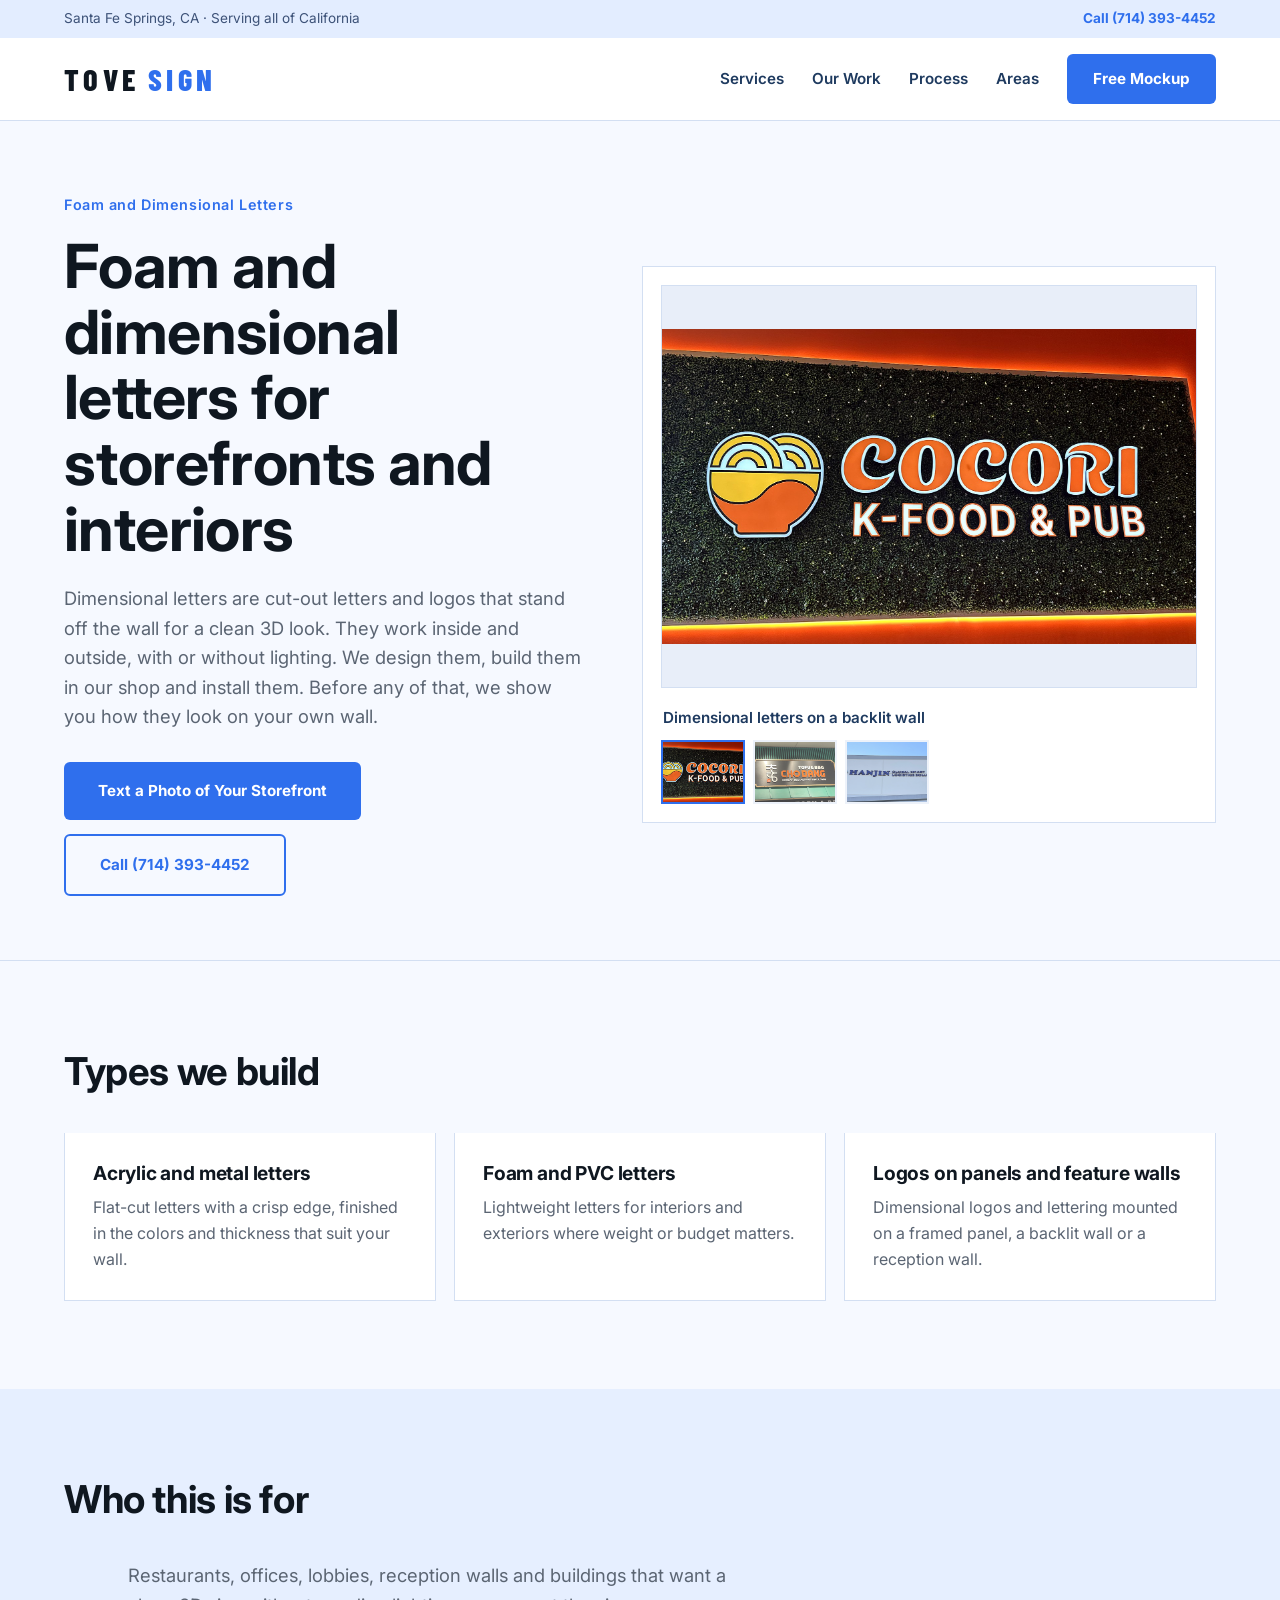
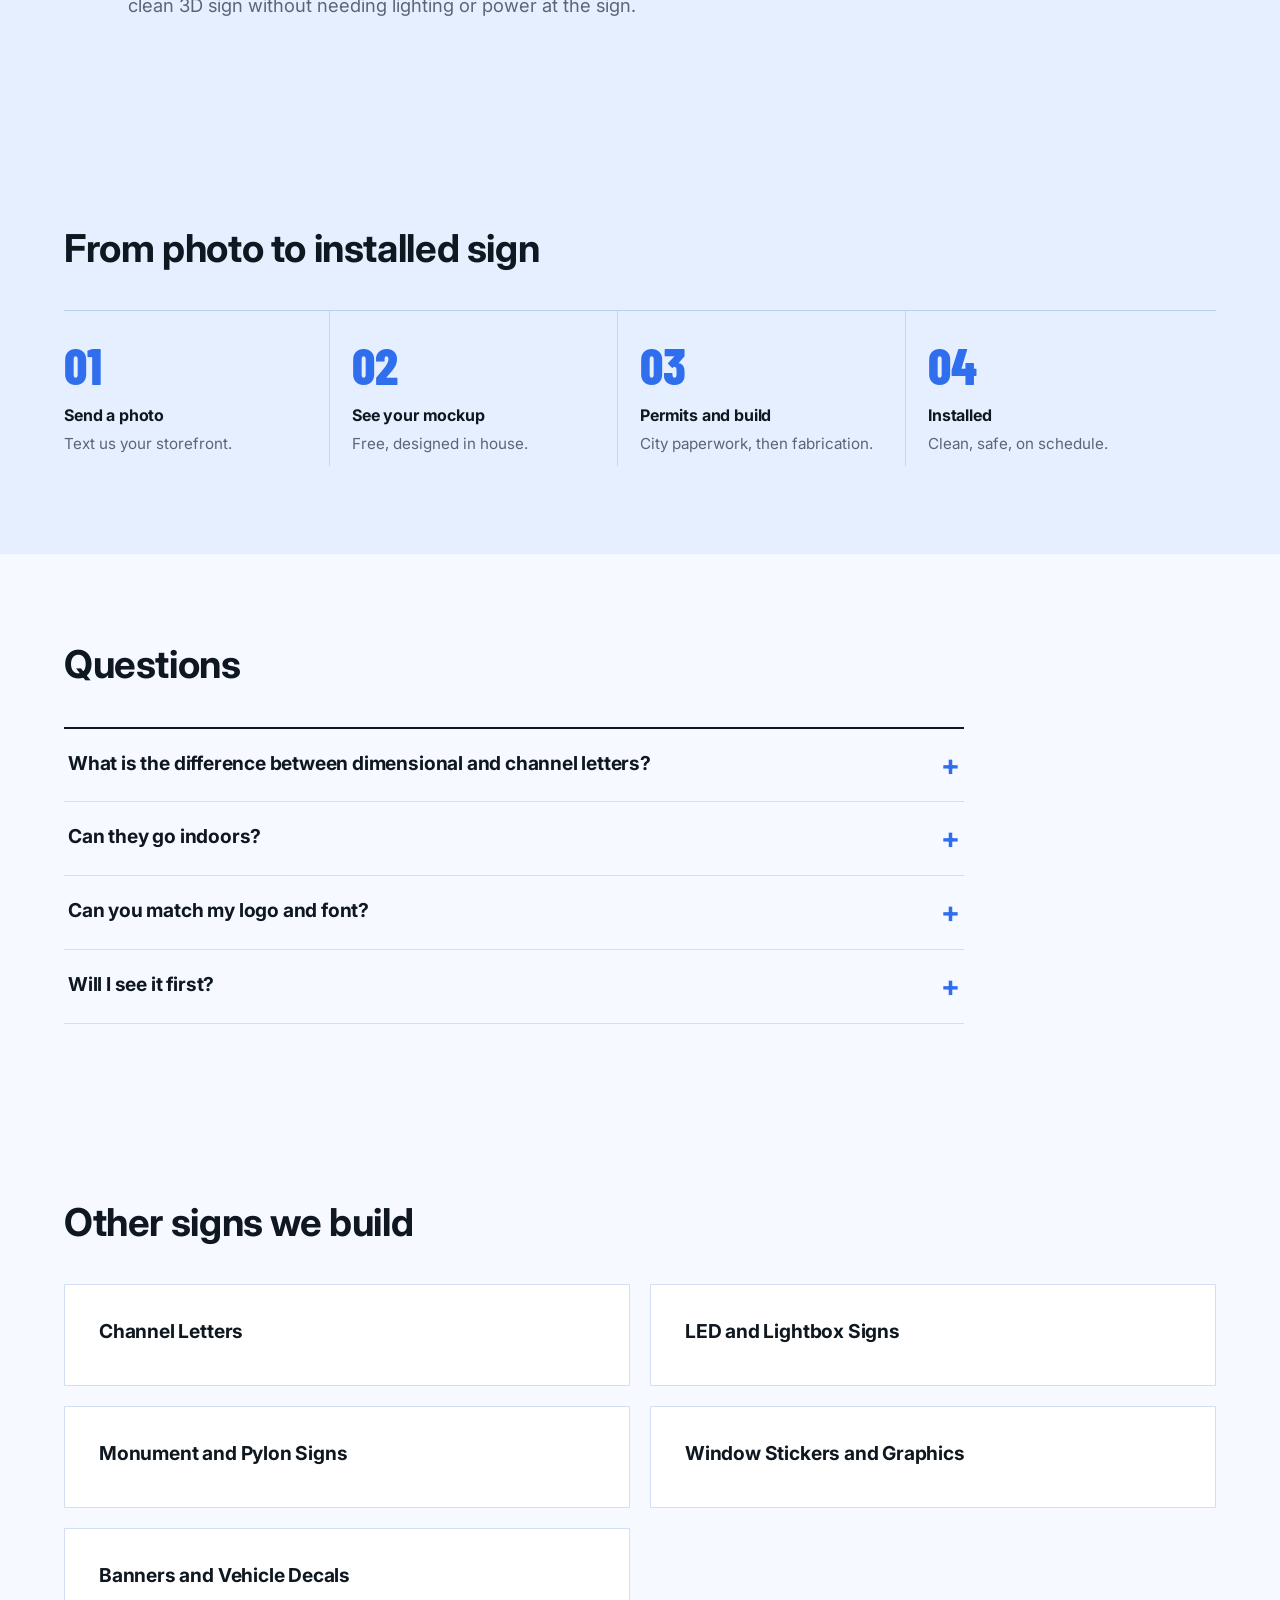
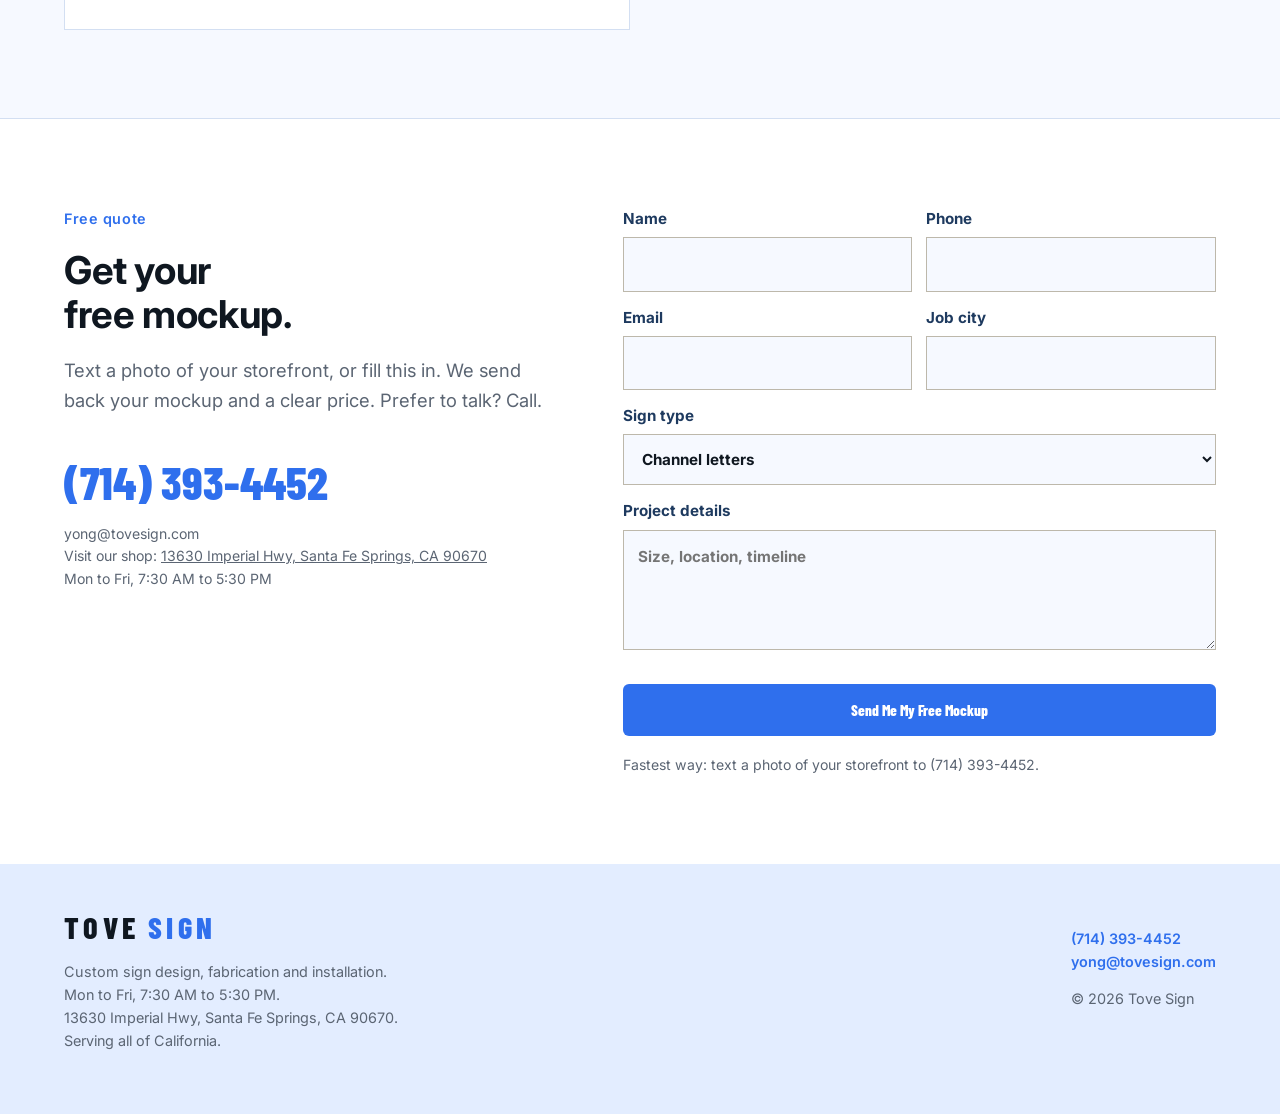
<file: foam-dimensional-letters/index.html>
<!DOCTYPE html><html lang="en"><head><meta charset="UTF-8"><meta name="viewport" content="width=device-width,initial-scale=1">
<title>Dimensional and Foam Letter Signs in California | Tove Sign</title><meta name="description" content="Flat-cut acrylic, metal and foam dimensional letters and logos for storefronts, offices and interiors. Designed, permitted, built and installed by Tove Sign. Free mockup."><link rel="canonical" href="https://tovesign.com/foam-dimensional-letters/">
<meta property="og:title" content="Dimensional and Foam Letter Signs in California | Tove Sign"><meta property="og:description" content="Flat-cut acrylic, metal and foam dimensional letters and logos for storefronts, offices and interiors. Designed, permitted, built and installed by Tove Sign. Free mockup."><meta property="og:type" content="website"><meta name="theme-color" content="#f6f9ff">
<link rel="preconnect" href="https://fonts.googleapis.com"><link rel="preconnect" href="https://fonts.gstatic.com" crossorigin>
<link href="https://fonts.googleapis.com/css2?family=Barlow+Condensed:wght@600;700;800&family=Inter:wght@400;500;600;700&display=swap" rel="stylesheet">
<link rel="stylesheet" href="/style.css?v=1434b5e9"><script type="application/ld+json">{"@context": "https://schema.org", "@type": "FAQPage", "mainEntity": [{"@type": "Question", "name": "What is the difference between dimensional and channel letters?", "acceptedAnswer": {"@type": "Answer", "text": "Channel letters are hollow and lit from inside. Dimensional letters are solid cut-outs with no internal lighting, though they can be backlit or lit from outside."}}, {"@type": "Question", "name": "Can they go indoors?", "acceptedAnswer": {"@type": "Answer", "text": "Yes. Many of our dimensional letters hang on interior walls, reception areas and feature walls."}}, {"@type": "Question", "name": "Can you match my logo and font?", "acceptedAnswer": {"@type": "Answer", "text": "Yes. Send the logo file or a photo of it and we build the letters to match."}}, {"@type": "Question", "name": "Will I see it first?", "acceptedAnswer": {"@type": "Answer", "text": "Yes. We place the letters on a photo of your wall and send you the mockup for free before you commit."}}]}</script></head><body>
<div class="util"><span>Santa Fe Springs, CA &middot; Serving all of California</span><a href="tel:+17143934452">Call (714) 393-4452</a></div>
<header><a class="logo" href="/">TOVE<span>SIGN</span></a><nav><a href="/#services">Services</a><a href="/#work">Our Work</a><a href="/#process">Process</a><a href="/#areas">Areas</a><a class="btn" href="/#quote">Free Mockup</a></nav></header>
<main><section class="hero"><div><p class="kick">Foam and Dimensional Letters</p><h1>Foam and dimensional letters for storefronts and interiors</h1>
<p class="lede">Dimensional letters are cut-out letters and logos that stand off the wall for a clean 3D look. They work inside and outside, with or without lighting. We design them, build them in our shop and install them. Before any of that, we show you how they look on your own wall.</p>
<div class="ctas"><a class="btn big" href="sms:+17143934452">Text a Photo of Your Storefront</a><a class="btn alt big" href="tel:+17143934452">Call (714) 393-4452</a></div></div>
<figure class="hg"><div class="hgmain"><img id="hgm" src="/images/types/foam-dimensional-letters/01-cocori.jpg?v=82bdffd4" alt="Dimensional letters on a backlit wall" fetchpriority="high"></div><figcaption id="hgc">Dimensional letters on a backlit wall</figcaption><div class="hgthumbs"><button type="button" class="hgt on" data-src="/images/types/foam-dimensional-letters/01-cocori.jpg?v=82bdffd4" data-cap="Dimensional letters on a backlit wall" aria-label="Dimensional letters on a backlit wall"><img src="/images/types/foam-dimensional-letters/01-cocori.jpg?v=82bdffd4" alt="" loading="lazy"></button><button type="button" class="hgt" data-src="/images/types/foam-dimensional-letters/10-cho-dang.jpg?v=8fff9ac8" data-cap="Dimensional letters on a framed panel" aria-label="Dimensional letters on a framed panel"><img src="/images/types/foam-dimensional-letters/10-cho-dang.jpg?v=8fff9ac8" alt="" loading="lazy"></button><button type="button" class="hgt" data-src="/images/types/foam-dimensional-letters/15-hanjin.jpg?v=28bc07c7" data-cap="Dimensional letters on a building" aria-label="Dimensional letters on a building"><img src="/images/types/foam-dimensional-letters/15-hanjin.jpg?v=28bc07c7" alt="" loading="lazy"></button></div></figure><script>document.querySelectorAll('.hgt').forEach(function(b){b.addEventListener('click',function(){var m=document.getElementById('hgm');m.src=b.dataset.src;m.alt=b.dataset.cap;document.getElementById('hgc').textContent=b.dataset.cap;document.querySelectorAll('.hgt').forEach(function(x){x.classList.remove('on')});b.classList.add('on')})})</script></section>
<section><div class="head"><h2>Types we build</h2></div><div class="svc" style="grid-template-columns:repeat(3,1fr)"><div class="sv" style="cursor:default"><h3>Acrylic and metal letters</h3><p>Flat-cut letters with a crisp edge, finished in the colors and thickness that suit your wall.</p></div><div class="sv" style="cursor:default"><h3>Foam and PVC letters</h3><p>Lightweight letters for interiors and exteriors where weight or budget matters.</p></div><div class="sv" style="cursor:default"><h3>Logos on panels and feature walls</h3><p>Dimensional logos and lettering mounted on a framed panel, a backlit wall or a reception wall.</p></div></div></section>

<section class="alt"><div class="head"><h2>Who this is for</h2></div><p class="lede" style="max-width:62ch;padding:0 5vw">Restaurants, offices, lobbies, reception walls and buildings that want a clean 3D sign without needing lighting or power at the sign.</p></section>
<section class="dark"><div class="head"><h2>From photo to installed sign</h2></div><ol class="steps"><li><b>Send a photo</b>Text us your storefront.</li><li><b>See your mockup</b>Free, designed in house.</li><li><b>Permits and build</b>City paperwork, then fabrication.</li><li><b>Installed</b>Clean, safe, on schedule.</li></ol></section>
<section><div class="head"><h2>Questions</h2></div><div class="faq"><details><summary>What is the difference between dimensional and channel letters?</summary><p>Channel letters are hollow and lit from inside. Dimensional letters are solid cut-outs with no internal lighting, though they can be backlit or lit from outside.</p></details><details><summary>Can they go indoors?</summary><p>Yes. Many of our dimensional letters hang on interior walls, reception areas and feature walls.</p></details><details><summary>Can you match my logo and font?</summary><p>Yes. Send the logo file or a photo of it and we build the letters to match.</p></details><details><summary>Will I see it first?</summary><p>Yes. We place the letters on a photo of your wall and send you the mockup for free before you commit.</p></details></div></section>
<section><div class="head"><h2>Other signs we build</h2></div><div class="areas" style="grid-template-columns:repeat(2,1fr)"><a class="area" href="/channel-letters/"><h3>Channel Letters</h3></a><a class="area" href="/led-lightbox-signs/"><h3>LED and Lightbox Signs</h3></a><a class="area" href="/monument-signs/"><h3>Monument and Pylon Signs</h3></a><a class="area" href="/window-stickers-graphics/"><h3>Window Stickers and Graphics</h3></a><a class="area" href="/banners-vehicle-decals/"><h3>Banners and Vehicle Decals</h3></a></div></section>
<section id="quote" class="quote"><div><p class="kick">Free quote</p><h2>Get your<br>free mockup.</h2>
<p class="lede" style="margin-top:20px">Text a photo of your storefront, or fill this in. We send back your mockup and a clear price. Prefer to talk? Call.</p>
<a class="big" href="tel:+17143934452">(714) 393-4452</a><p class="note">yong@tovesign.com</p><p class="note">Visit our shop: <a href="https://www.google.com/maps/search/?api=1&amp;query=13630+Imperial+Hwy+Santa+Fe+Springs+CA+90670">13630 Imperial Hwy, Santa Fe Springs, CA 90670</a><br>Mon to Fri, 7:30 AM to 5:30 PM</p></div><form action="https://api.web3forms.com/submit" method="POST">
<input type="hidden" name="access_key" value="REPLACE_WITH_WEB3FORMS_ACCESS_KEY"><input type="hidden" name="subject" value="New Tove Sign quote request"><input type="hidden" name="from_name" value="Tove Sign Website">
<input class="hp" type="checkbox" name="botcheck" tabindex="-1" autocomplete="off">
<div class="two"><label>Name<input name="name" required></label><label>Phone<input name="phone" type="tel" required></label></div>
<div class="two"><label>Email<input name="email" type="email" required></label><label>Job city<input name="job_city" value=""></label></div>
<label>Sign type<select name="sign_type"><option>Channel letters</option><option>LED / lightbox sign</option><option>Monument or pylon sign</option><option>Foam / dimensional letters</option><option>Banners / vinyl</option><option>Repair or LED retrofit</option><option>Not sure yet</option></select></label>
<label>Project details<textarea name="details" placeholder="Size, location, timeline"></textarea></label>
<button class="btn big" type="submit">Send Me My Free Mockup</button>
<p class="note">Fastest way: text a photo of your storefront to (714) 393-4452.</p></form></section></main><div class="dock"><a href="sms:+17143934452">Text a Photo</a><a href="tel:+17143934452">Call</a></div><footer><div><a class="logo" href="/">TOVE<span>SIGN</span></a><p>Custom sign design, fabrication and installation.<br>Mon to Fri, 7:30 AM to 5:30 PM.<br>13630 Imperial Hwy, Santa Fe Springs, CA 90670.<br>Serving all of California.</p></div>
<div><p><a href="tel:+17143934452">(714) 393-4452</a><br><a href="mailto:yong@tovesign.com">yong@tovesign.com</a></p><p>&copy; 2026 Tove Sign</p></div></footer></body></html>
</file>
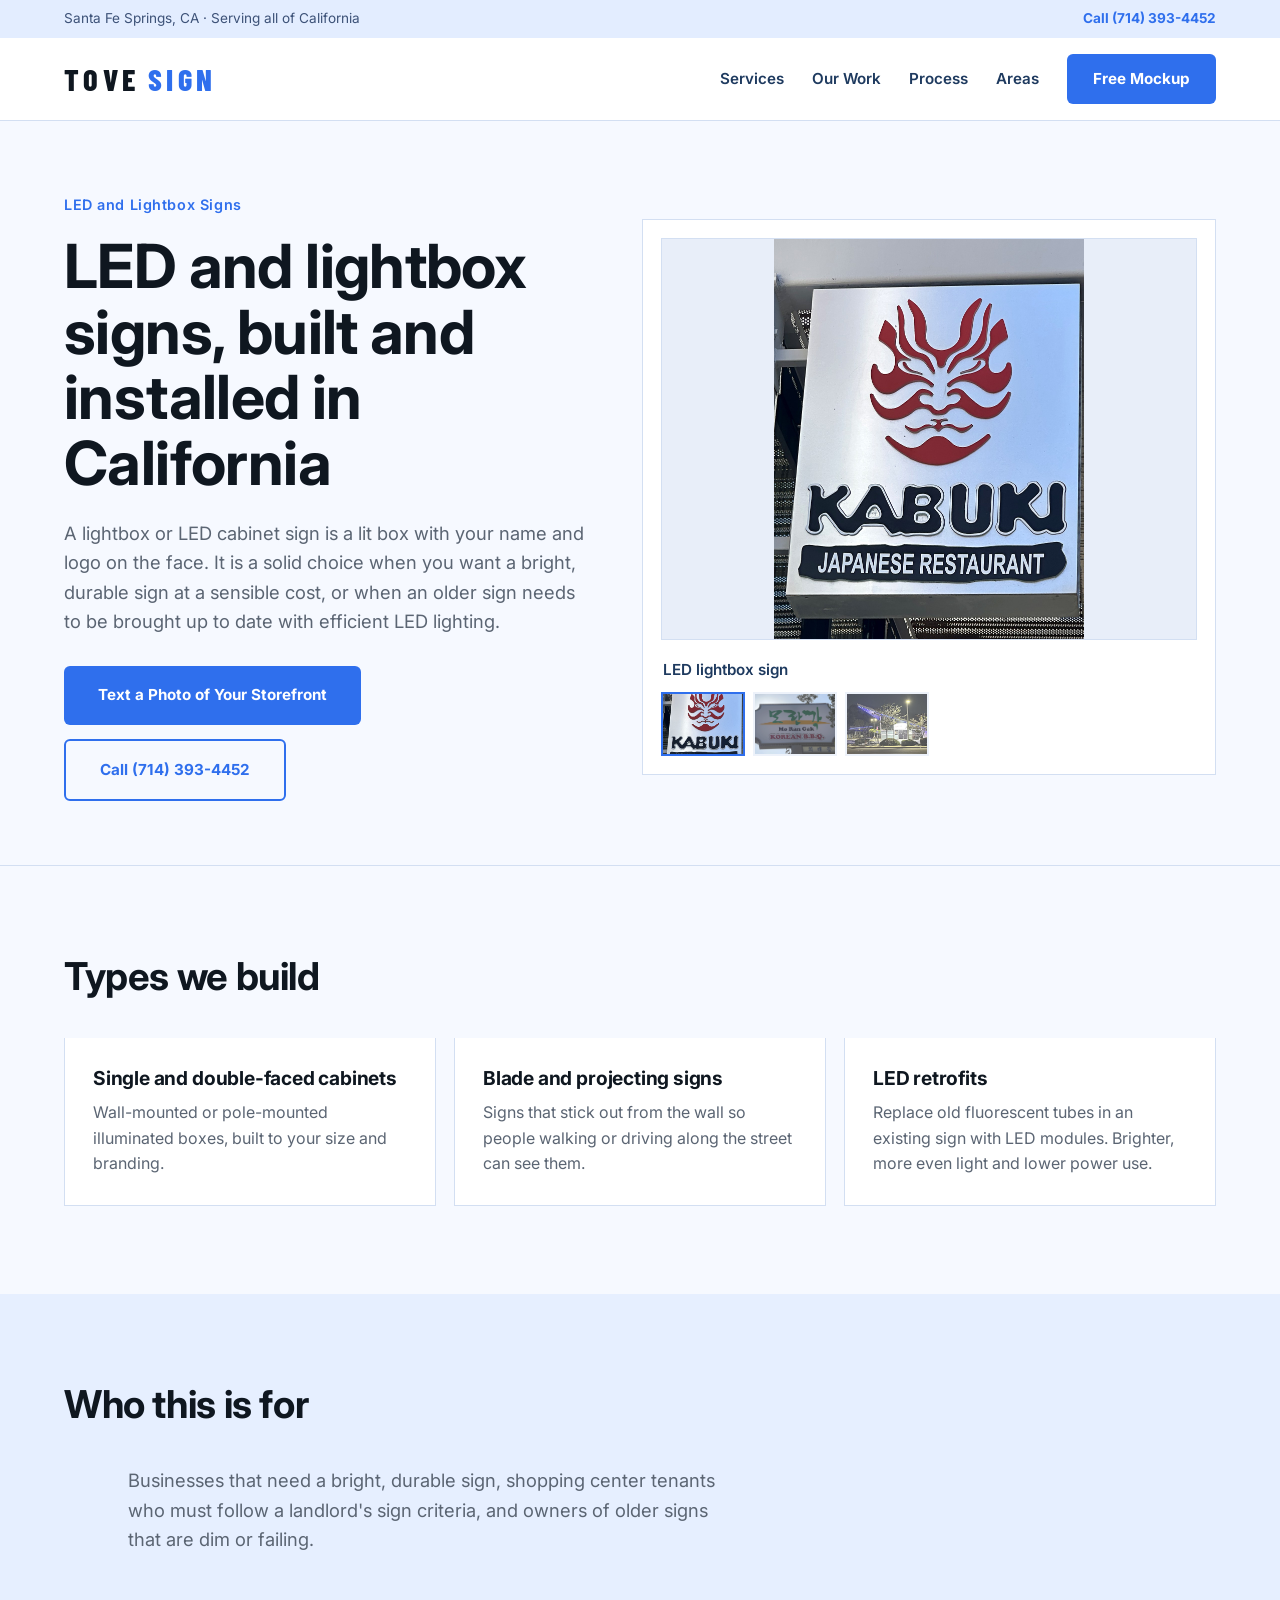
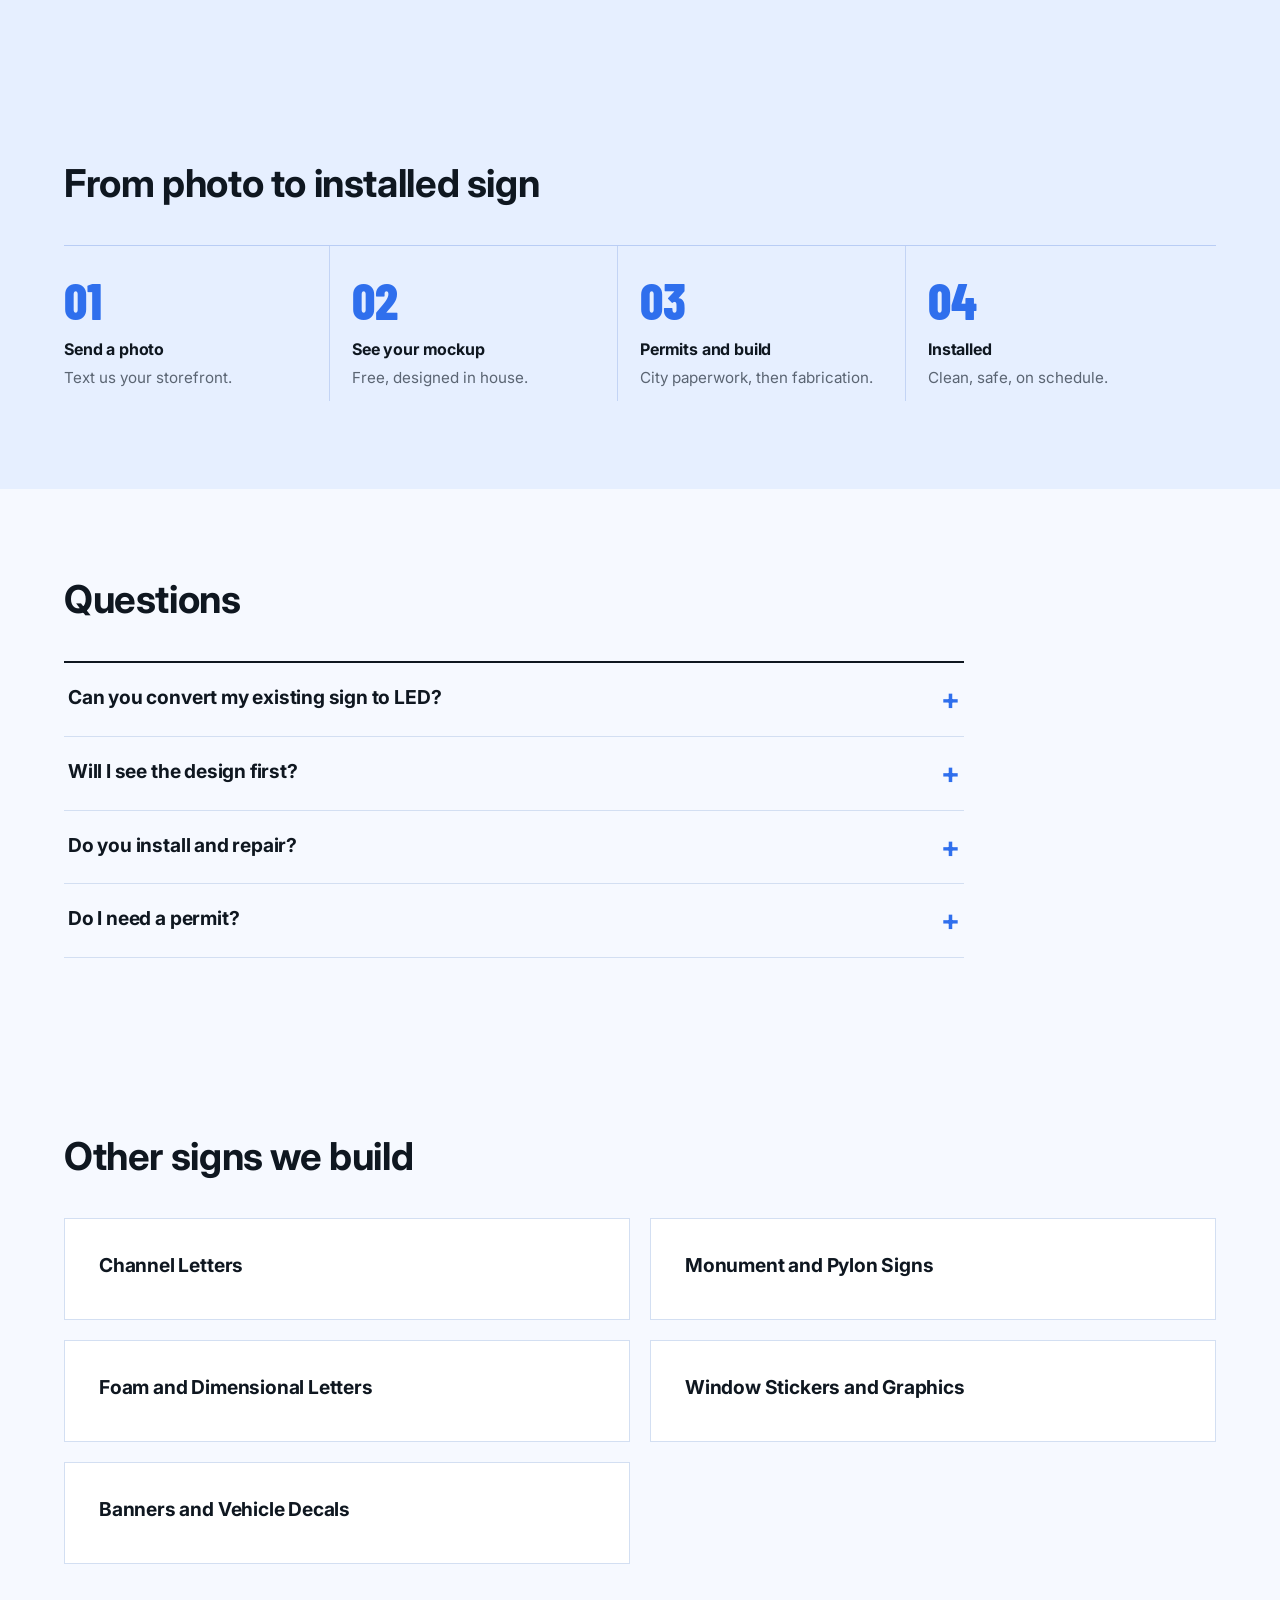
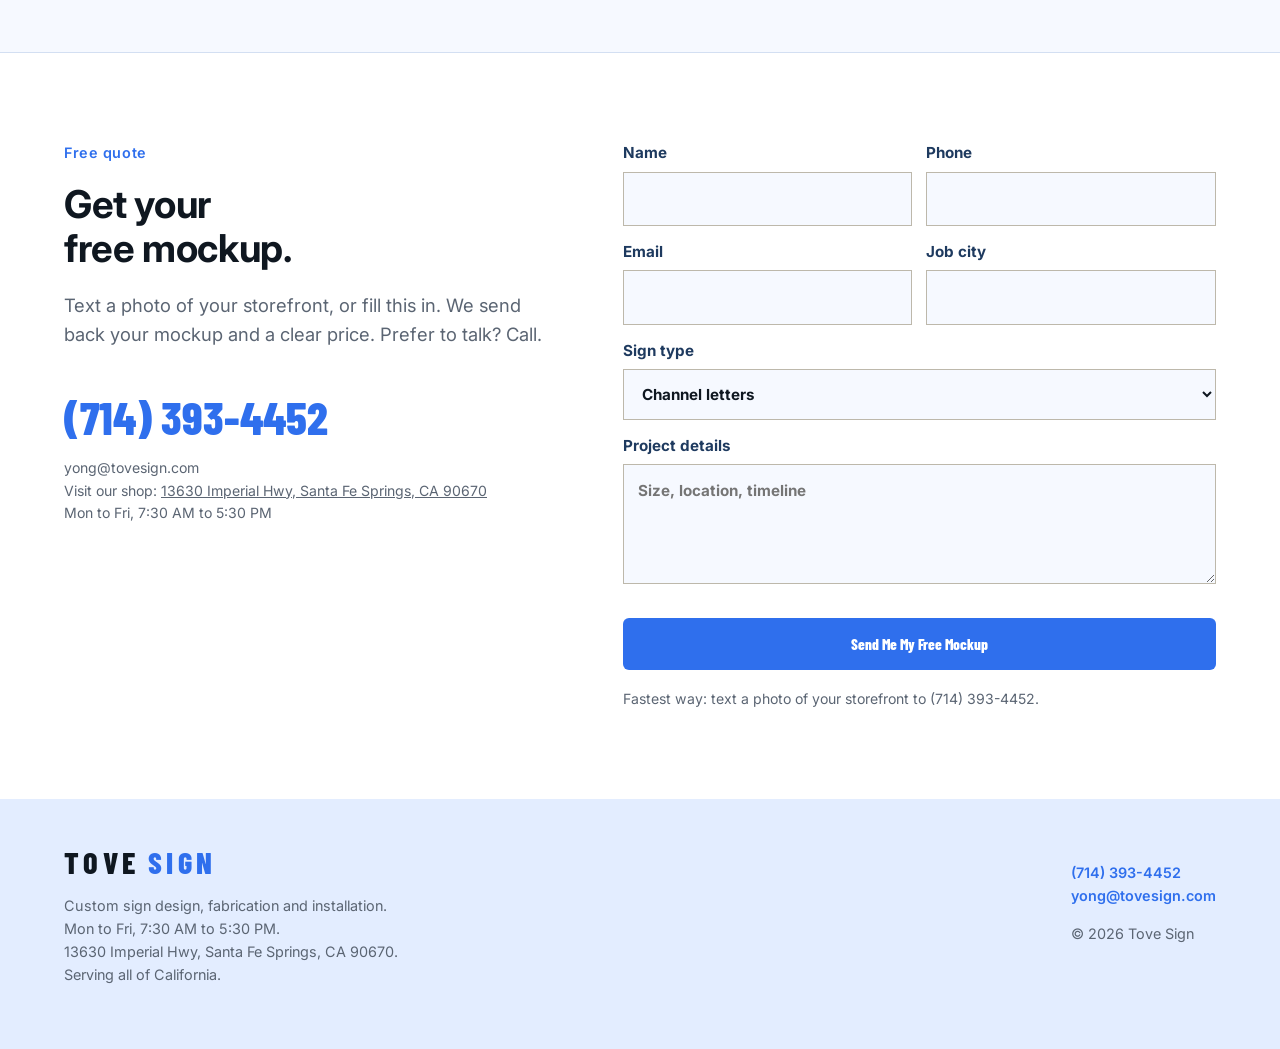
<file: led-lightbox-signs/index.html>
<!DOCTYPE html><html lang="en"><head><meta charset="UTF-8"><meta name="viewport" content="width=device-width,initial-scale=1">
<title>LED and Lightbox Signs in California | Tove Sign</title><meta name="description" content="Illuminated LED cabinet signs, lightboxes and panel signs, with LED retrofits for old signs. Designed, permitted, built and installed by Tove Sign. Free mockup."><link rel="canonical" href="https://tovesign.com/led-lightbox-signs/">
<meta property="og:title" content="LED and Lightbox Signs in California | Tove Sign"><meta property="og:description" content="Illuminated LED cabinet signs, lightboxes and panel signs, with LED retrofits for old signs. Designed, permitted, built and installed by Tove Sign. Free mockup."><meta property="og:type" content="website"><meta name="theme-color" content="#f6f9ff">
<link rel="preconnect" href="https://fonts.googleapis.com"><link rel="preconnect" href="https://fonts.gstatic.com" crossorigin>
<link href="https://fonts.googleapis.com/css2?family=Barlow+Condensed:wght@600;700;800&family=Inter:wght@400;500;600;700&display=swap" rel="stylesheet">
<link rel="stylesheet" href="/style.css?v=1434b5e9"><script type="application/ld+json">{"@context": "https://schema.org", "@type": "FAQPage", "mainEntity": [{"@type": "Question", "name": "Can you convert my existing sign to LED?", "acceptedAnswer": {"@type": "Answer", "text": "In most cases, yes. Send a photo of the sign and we tell you whether a retrofit or a new face makes more sense."}}, {"@type": "Question", "name": "Will I see the design first?", "acceptedAnswer": {"@type": "Answer", "text": "Yes. We put the sign on a photo of your building and send you the mockup for free before you commit."}}, {"@type": "Question", "name": "Do you install and repair?", "acceptedAnswer": {"@type": "Answer", "text": "Yes. We install new signs and repair or relamp existing ones."}}, {"@type": "Question", "name": "Do I need a permit?", "acceptedAnswer": {"@type": "Answer", "text": "For most illuminated signs, yes. We prepare and submit the permit paperwork for you."}}]}</script></head><body>
<div class="util"><span>Santa Fe Springs, CA &middot; Serving all of California</span><a href="tel:+17143934452">Call (714) 393-4452</a></div>
<header><a class="logo" href="/">TOVE<span>SIGN</span></a><nav><a href="/#services">Services</a><a href="/#work">Our Work</a><a href="/#process">Process</a><a href="/#areas">Areas</a><a class="btn" href="/#quote">Free Mockup</a></nav></header>
<main><section class="hero"><div><p class="kick">LED and Lightbox Signs</p><h1>LED and lightbox signs, built and installed in California</h1>
<p class="lede">A lightbox or LED cabinet sign is a lit box with your name and logo on the face. It is a solid choice when you want a bright, durable sign at a sensible cost, or when an older sign needs to be brought up to date with efficient LED lighting.</p>
<div class="ctas"><a class="btn big" href="sms:+17143934452">Text a Photo of Your Storefront</a><a class="btn alt big" href="tel:+17143934452">Call (714) 393-4452</a></div></div>
<figure class="hg"><div class="hgmain"><img id="hgm" src="/images/types/led-lightbox-signs/03-kabuki.jpg?v=b9336843" alt="LED lightbox sign" fetchpriority="high"></div><figcaption id="hgc">LED lightbox sign</figcaption><div class="hgthumbs"><button type="button" class="hgt on" data-src="/images/types/led-lightbox-signs/03-kabuki.jpg?v=b9336843" data-cap="LED lightbox sign" aria-label="LED lightbox sign"><img src="/images/types/led-lightbox-signs/03-kabuki.jpg?v=b9336843" alt="" loading="lazy"></button><button type="button" class="hgt" data-src="/images/types/led-lightbox-signs/11-pole-sign.jpg?v=b58c183d" data-cap="Illuminated pole sign" aria-label="Illuminated pole sign"><img src="/images/types/led-lightbox-signs/11-pole-sign.jpg?v=b58c183d" alt="" loading="lazy"></button><button type="button" class="hgt" data-src="/images/types/led-lightbox-signs/14-led-flex.jpg?v=de72f412" data-cap="LED flex tube lighting" aria-label="LED flex tube lighting"><img src="/images/types/led-lightbox-signs/14-led-flex.jpg?v=de72f412" alt="" loading="lazy"></button></div></figure><script>document.querySelectorAll('.hgt').forEach(function(b){b.addEventListener('click',function(){var m=document.getElementById('hgm');m.src=b.dataset.src;m.alt=b.dataset.cap;document.getElementById('hgc').textContent=b.dataset.cap;document.querySelectorAll('.hgt').forEach(function(x){x.classList.remove('on')});b.classList.add('on')})})</script></section>
<section><div class="head"><h2>Types we build</h2></div><div class="svc" style="grid-template-columns:repeat(3,1fr)"><div class="sv" style="cursor:default"><h3>Single and double-faced cabinets</h3><p>Wall-mounted or pole-mounted illuminated boxes, built to your size and branding.</p></div><div class="sv" style="cursor:default"><h3>Blade and projecting signs</h3><p>Signs that stick out from the wall so people walking or driving along the street can see them.</p></div><div class="sv" style="cursor:default"><h3>LED retrofits</h3><p>Replace old fluorescent tubes in an existing sign with LED modules. Brighter, more even light and lower power use.</p></div></div></section>

<section class="alt"><div class="head"><h2>Who this is for</h2></div><p class="lede" style="max-width:62ch;padding:0 5vw">Businesses that need a bright, durable sign, shopping center tenants who must follow a landlord's sign criteria, and owners of older signs that are dim or failing.</p></section>
<section class="dark"><div class="head"><h2>From photo to installed sign</h2></div><ol class="steps"><li><b>Send a photo</b>Text us your storefront.</li><li><b>See your mockup</b>Free, designed in house.</li><li><b>Permits and build</b>City paperwork, then fabrication.</li><li><b>Installed</b>Clean, safe, on schedule.</li></ol></section>
<section><div class="head"><h2>Questions</h2></div><div class="faq"><details><summary>Can you convert my existing sign to LED?</summary><p>In most cases, yes. Send a photo of the sign and we tell you whether a retrofit or a new face makes more sense.</p></details><details><summary>Will I see the design first?</summary><p>Yes. We put the sign on a photo of your building and send you the mockup for free before you commit.</p></details><details><summary>Do you install and repair?</summary><p>Yes. We install new signs and repair or relamp existing ones.</p></details><details><summary>Do I need a permit?</summary><p>For most illuminated signs, yes. We prepare and submit the permit paperwork for you.</p></details></div></section>
<section><div class="head"><h2>Other signs we build</h2></div><div class="areas" style="grid-template-columns:repeat(2,1fr)"><a class="area" href="/channel-letters/"><h3>Channel Letters</h3></a><a class="area" href="/monument-signs/"><h3>Monument and Pylon Signs</h3></a><a class="area" href="/foam-dimensional-letters/"><h3>Foam and Dimensional Letters</h3></a><a class="area" href="/window-stickers-graphics/"><h3>Window Stickers and Graphics</h3></a><a class="area" href="/banners-vehicle-decals/"><h3>Banners and Vehicle Decals</h3></a></div></section>
<section id="quote" class="quote"><div><p class="kick">Free quote</p><h2>Get your<br>free mockup.</h2>
<p class="lede" style="margin-top:20px">Text a photo of your storefront, or fill this in. We send back your mockup and a clear price. Prefer to talk? Call.</p>
<a class="big" href="tel:+17143934452">(714) 393-4452</a><p class="note">yong@tovesign.com</p><p class="note">Visit our shop: <a href="https://www.google.com/maps/search/?api=1&amp;query=13630+Imperial+Hwy+Santa+Fe+Springs+CA+90670">13630 Imperial Hwy, Santa Fe Springs, CA 90670</a><br>Mon to Fri, 7:30 AM to 5:30 PM</p></div><form action="https://api.web3forms.com/submit" method="POST">
<input type="hidden" name="access_key" value="REPLACE_WITH_WEB3FORMS_ACCESS_KEY"><input type="hidden" name="subject" value="New Tove Sign quote request"><input type="hidden" name="from_name" value="Tove Sign Website">
<input class="hp" type="checkbox" name="botcheck" tabindex="-1" autocomplete="off">
<div class="two"><label>Name<input name="name" required></label><label>Phone<input name="phone" type="tel" required></label></div>
<div class="two"><label>Email<input name="email" type="email" required></label><label>Job city<input name="job_city" value=""></label></div>
<label>Sign type<select name="sign_type"><option>Channel letters</option><option>LED / lightbox sign</option><option>Monument or pylon sign</option><option>Foam / dimensional letters</option><option>Banners / vinyl</option><option>Repair or LED retrofit</option><option>Not sure yet</option></select></label>
<label>Project details<textarea name="details" placeholder="Size, location, timeline"></textarea></label>
<button class="btn big" type="submit">Send Me My Free Mockup</button>
<p class="note">Fastest way: text a photo of your storefront to (714) 393-4452.</p></form></section></main><div class="dock"><a href="sms:+17143934452">Text a Photo</a><a href="tel:+17143934452">Call</a></div><footer><div><a class="logo" href="/">TOVE<span>SIGN</span></a><p>Custom sign design, fabrication and installation.<br>Mon to Fri, 7:30 AM to 5:30 PM.<br>13630 Imperial Hwy, Santa Fe Springs, CA 90670.<br>Serving all of California.</p></div>
<div><p><a href="tel:+17143934452">(714) 393-4452</a><br><a href="mailto:yong@tovesign.com">yong@tovesign.com</a></p><p>&copy; 2026 Tove Sign</p></div></footer></body></html>
</file>
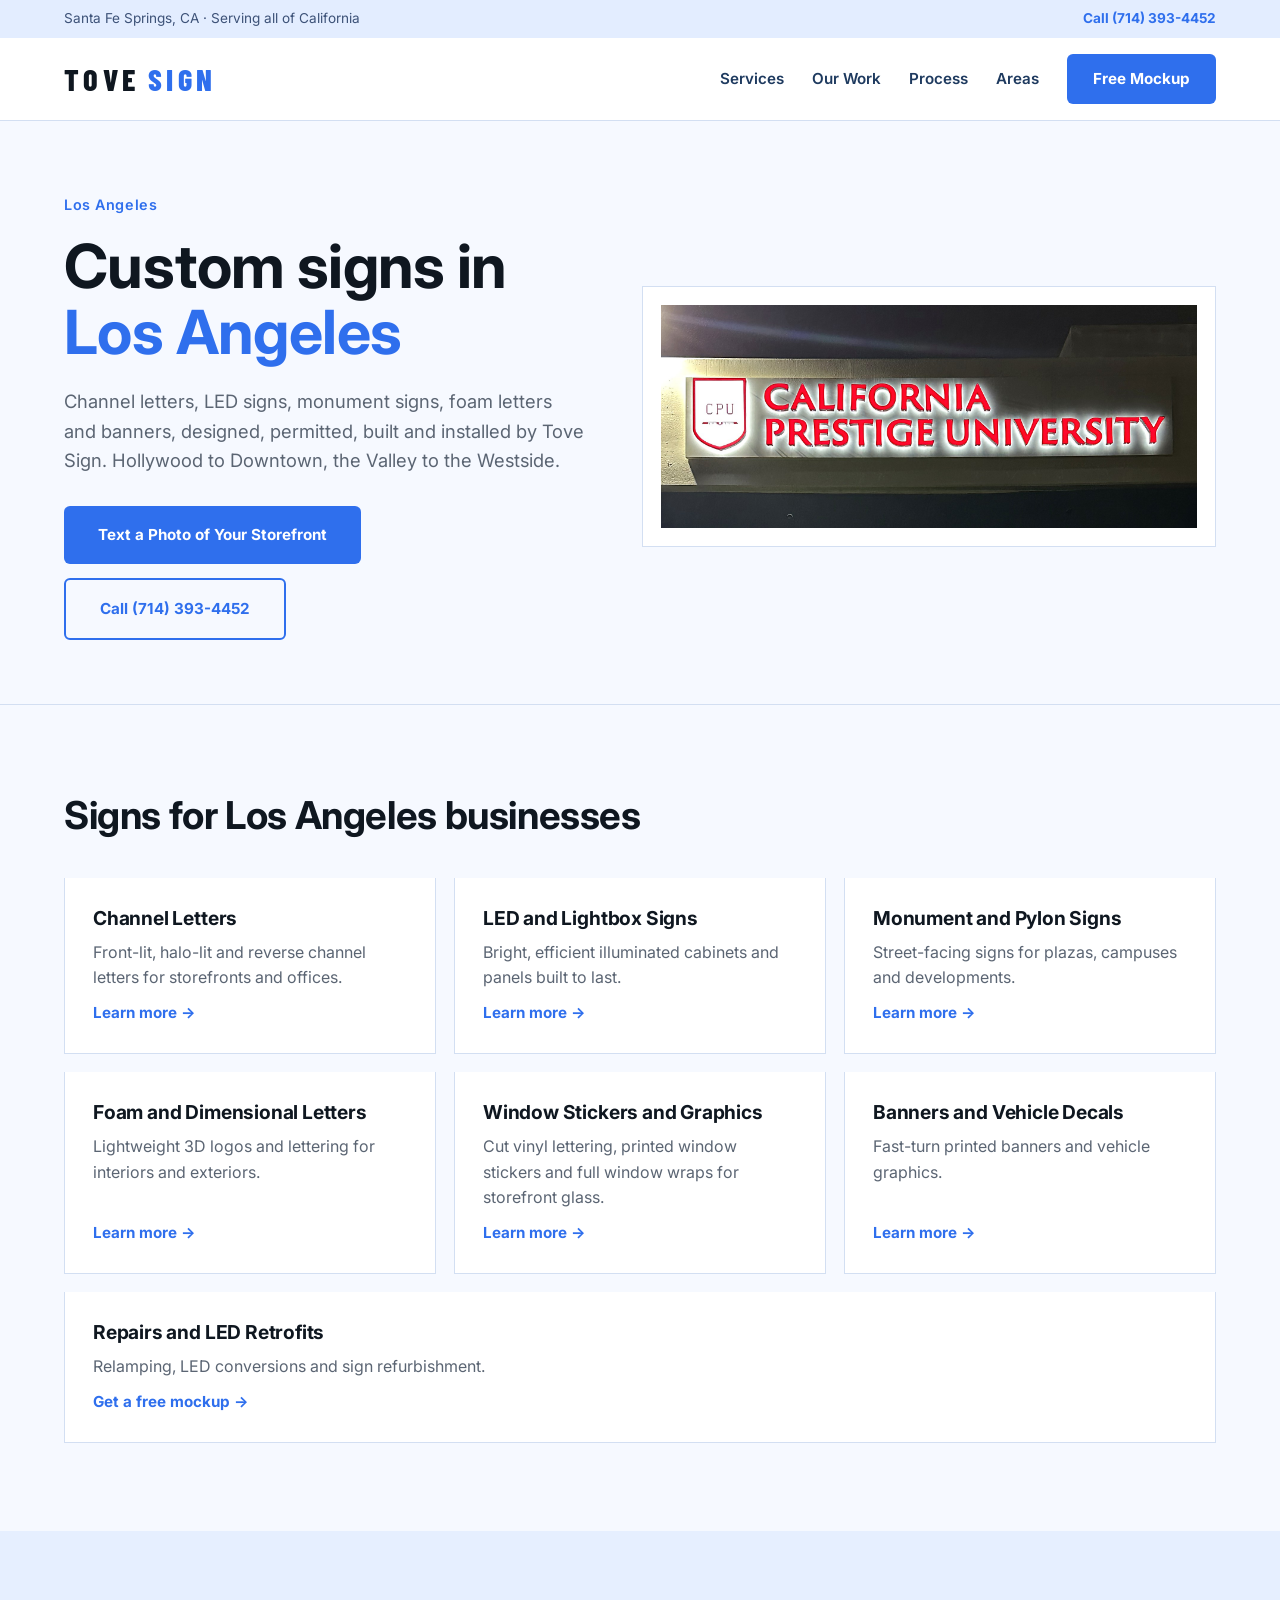
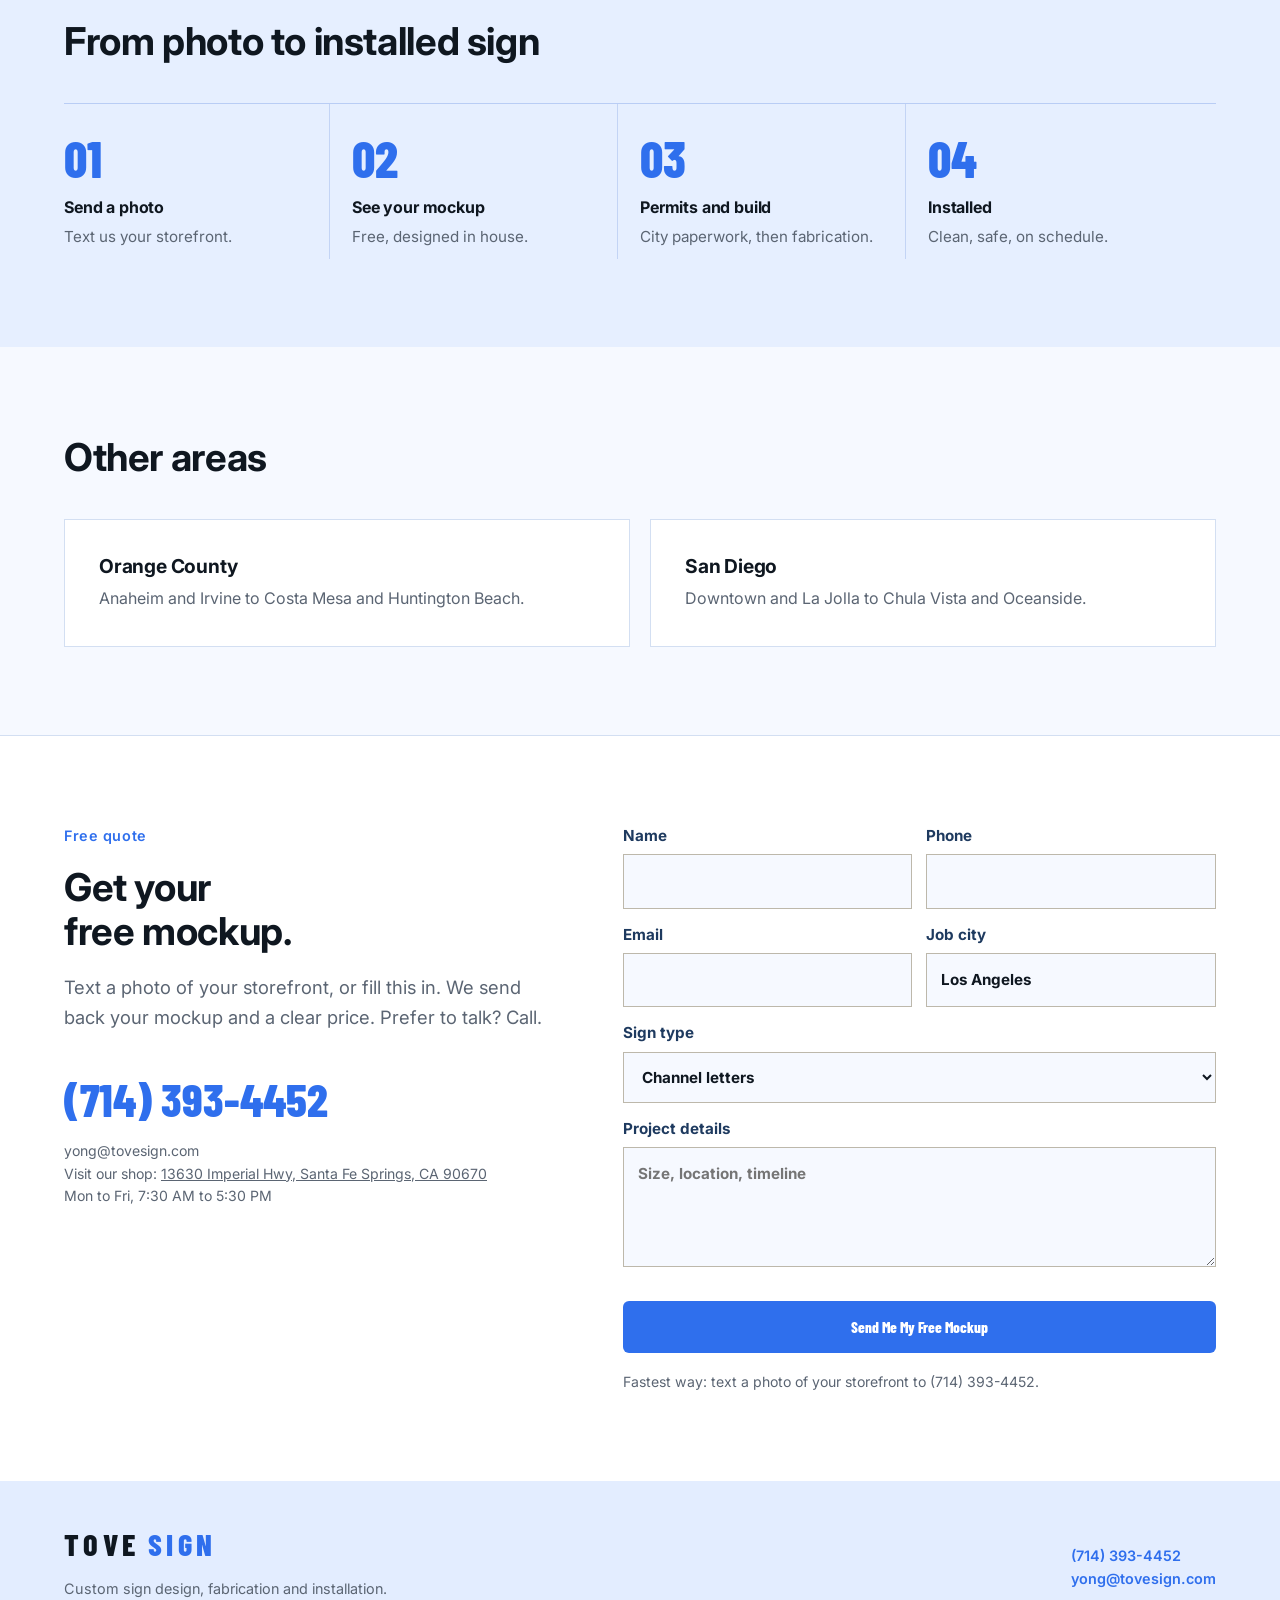
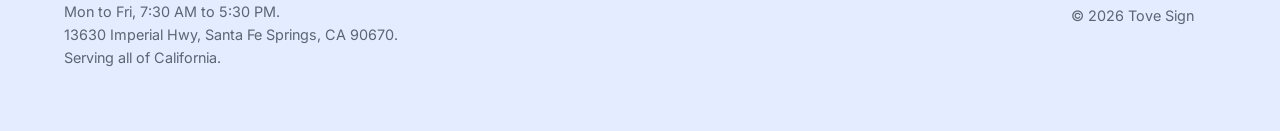
<file: los-angeles/index.html>
<!DOCTYPE html><html lang="en"><head><meta charset="UTF-8"><meta name="viewport" content="width=device-width,initial-scale=1">
<title>Custom Signs in Los Angeles | Tove Sign</title><meta name="description" content="Custom channel letters, LED signs, monument signs and banners in Los Angeles. Tove Sign handles design, permits, fabrication and installation. Free quotes."><link rel="canonical" href="https://tovesign.com/los-angeles/">
<meta property="og:title" content="Custom Signs in Los Angeles | Tove Sign"><meta property="og:description" content="Custom channel letters, LED signs, monument signs and banners in Los Angeles. Tove Sign handles design, permits, fabrication and installation. Free quotes."><meta property="og:type" content="website"><meta name="theme-color" content="#f6f9ff">
<link rel="preconnect" href="https://fonts.googleapis.com"><link rel="preconnect" href="https://fonts.gstatic.com" crossorigin>
<link href="https://fonts.googleapis.com/css2?family=Barlow+Condensed:wght@600;700;800&family=Inter:wght@400;500;600;700&display=swap" rel="stylesheet">
<link rel="stylesheet" href="/style.css?v=1434b5e9"></head><body>
<div class="util"><span>Santa Fe Springs, CA &middot; Serving all of California</span><a href="tel:+17143934452">Call (714) 393-4452</a></div>
<header><a class="logo" href="/">TOVE<span>SIGN</span></a><nav><a href="/#services">Services</a><a href="/#work">Our Work</a><a href="/#process">Process</a><a href="/#areas">Areas</a><a class="btn" href="/#quote">Free Mockup</a></nav></header>
<main><section class="hero"><div><p class="kick">Los Angeles</p><h1>Custom signs in <em>Los Angeles</em></h1>
<p class="lede">Channel letters, LED signs, monument signs, foam letters and banners, designed, permitted, built and installed by Tove Sign. Hollywood to Downtown, the Valley to the Westside.</p>
<div class="ctas"><a class="btn big" href="sms:+17143934452">Text a Photo of Your Storefront</a><a class="btn alt big" href="tel:+17143934452">Call (714) 393-4452</a></div></div>
<figure class="photo"><img src="/images/hero.jpg?v=d9a0cd3c" alt="Finished custom sign installed by Tove Sign" fetchpriority="high"></figure></section>
<section><div class="head"><h2>Signs for Los Angeles businesses</h2></div><div class="svc"><a class="sv" href="/channel-letters/"><h3>Channel Letters</h3><p>Front-lit, halo-lit and reverse channel letters for storefronts and offices.</p><span>Learn more &rarr;</span></a><a class="sv" href="/led-lightbox-signs/"><h3>LED and Lightbox Signs</h3><p>Bright, efficient illuminated cabinets and panels built to last.</p><span>Learn more &rarr;</span></a><a class="sv" href="/monument-signs/"><h3>Monument and Pylon Signs</h3><p>Street-facing signs for plazas, campuses and developments.</p><span>Learn more &rarr;</span></a><a class="sv" href="/foam-dimensional-letters/"><h3>Foam and Dimensional Letters</h3><p>Lightweight 3D logos and lettering for interiors and exteriors.</p><span>Learn more &rarr;</span></a><a class="sv" href="/window-stickers-graphics/"><h3>Window Stickers and Graphics</h3><p>Cut vinyl lettering, printed window stickers and full window wraps for storefront glass.</p><span>Learn more &rarr;</span></a><a class="sv" href="/banners-vehicle-decals/"><h3>Banners and Vehicle Decals</h3><p>Fast-turn printed banners and vehicle graphics.</p><span>Learn more &rarr;</span></a><a class="sv" href="#quote"><h3>Repairs and LED Retrofits</h3><p>Relamping, LED conversions and sign refurbishment.</p><span>Get a free mockup &rarr;</span></a></div></section>
<section class="dark"><div class="head"><h2>From photo to installed sign</h2></div><ol class="steps"><li><b>Send a photo</b>Text us your storefront.</li><li><b>See your mockup</b>Free, designed in house.</li><li><b>Permits and build</b>City paperwork, then fabrication.</li><li><b>Installed</b>Clean, safe, on schedule.</li></ol></section>
<section><div class="head"><h2>Other areas</h2></div><div class="areas" style="grid-template-columns:repeat(2,1fr)"><a class="area" href="/orange-county/"><h3>Orange County</h3><p>Anaheim and Irvine to Costa Mesa and Huntington Beach.</p></a><a class="area" href="/san-diego/"><h3>San Diego</h3><p>Downtown and La Jolla to Chula Vista and Oceanside.</p></a></div></section>
<section id="quote" class="quote"><div><p class="kick">Free quote</p><h2>Get your<br>free mockup.</h2>
<p class="lede" style="margin-top:20px">Text a photo of your storefront, or fill this in. We send back your mockup and a clear price. Prefer to talk? Call.</p>
<a class="big" href="tel:+17143934452">(714) 393-4452</a><p class="note">yong@tovesign.com</p><p class="note">Visit our shop: <a href="https://www.google.com/maps/search/?api=1&amp;query=13630+Imperial+Hwy+Santa+Fe+Springs+CA+90670">13630 Imperial Hwy, Santa Fe Springs, CA 90670</a><br>Mon to Fri, 7:30 AM to 5:30 PM</p></div><form action="https://api.web3forms.com/submit" method="POST">
<input type="hidden" name="access_key" value="REPLACE_WITH_WEB3FORMS_ACCESS_KEY"><input type="hidden" name="subject" value="New Tove Sign quote request"><input type="hidden" name="from_name" value="Tove Sign Website">
<input class="hp" type="checkbox" name="botcheck" tabindex="-1" autocomplete="off">
<div class="two"><label>Name<input name="name" required></label><label>Phone<input name="phone" type="tel" required></label></div>
<div class="two"><label>Email<input name="email" type="email" required></label><label>Job city<input name="job_city" value="Los Angeles"></label></div>
<label>Sign type<select name="sign_type"><option>Channel letters</option><option>LED / lightbox sign</option><option>Monument or pylon sign</option><option>Foam / dimensional letters</option><option>Banners / vinyl</option><option>Repair or LED retrofit</option><option>Not sure yet</option></select></label>
<label>Project details<textarea name="details" placeholder="Size, location, timeline"></textarea></label>
<button class="btn big" type="submit">Send Me My Free Mockup</button>
<p class="note">Fastest way: text a photo of your storefront to (714) 393-4452.</p></form></section></main><div class="dock"><a href="sms:+17143934452">Text a Photo</a><a href="tel:+17143934452">Call</a></div><footer><div><a class="logo" href="/">TOVE<span>SIGN</span></a><p>Custom sign design, fabrication and installation.<br>Mon to Fri, 7:30 AM to 5:30 PM.<br>13630 Imperial Hwy, Santa Fe Springs, CA 90670.<br>Serving all of California.</p></div>
<div><p><a href="tel:+17143934452">(714) 393-4452</a><br><a href="mailto:yong@tovesign.com">yong@tovesign.com</a></p><p>&copy; 2026 Tove Sign</p></div></footer></body></html>
</file>
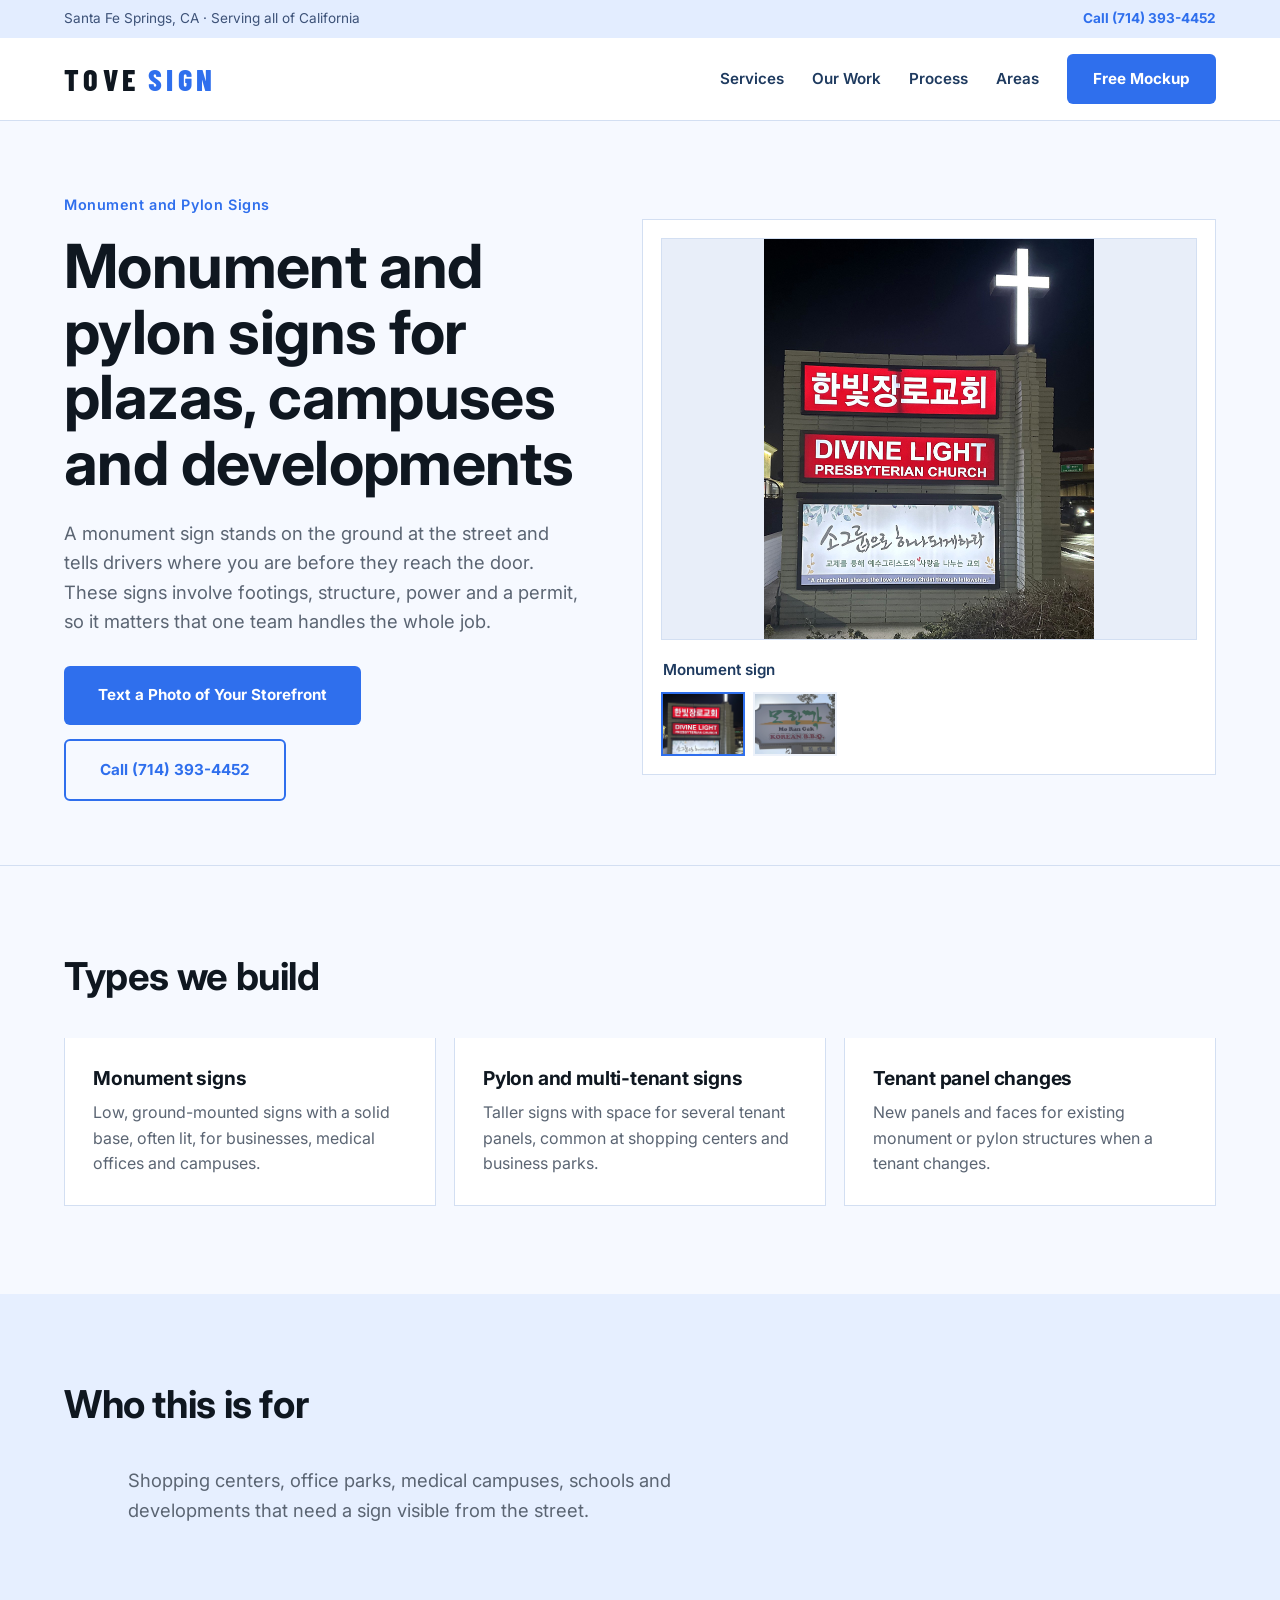
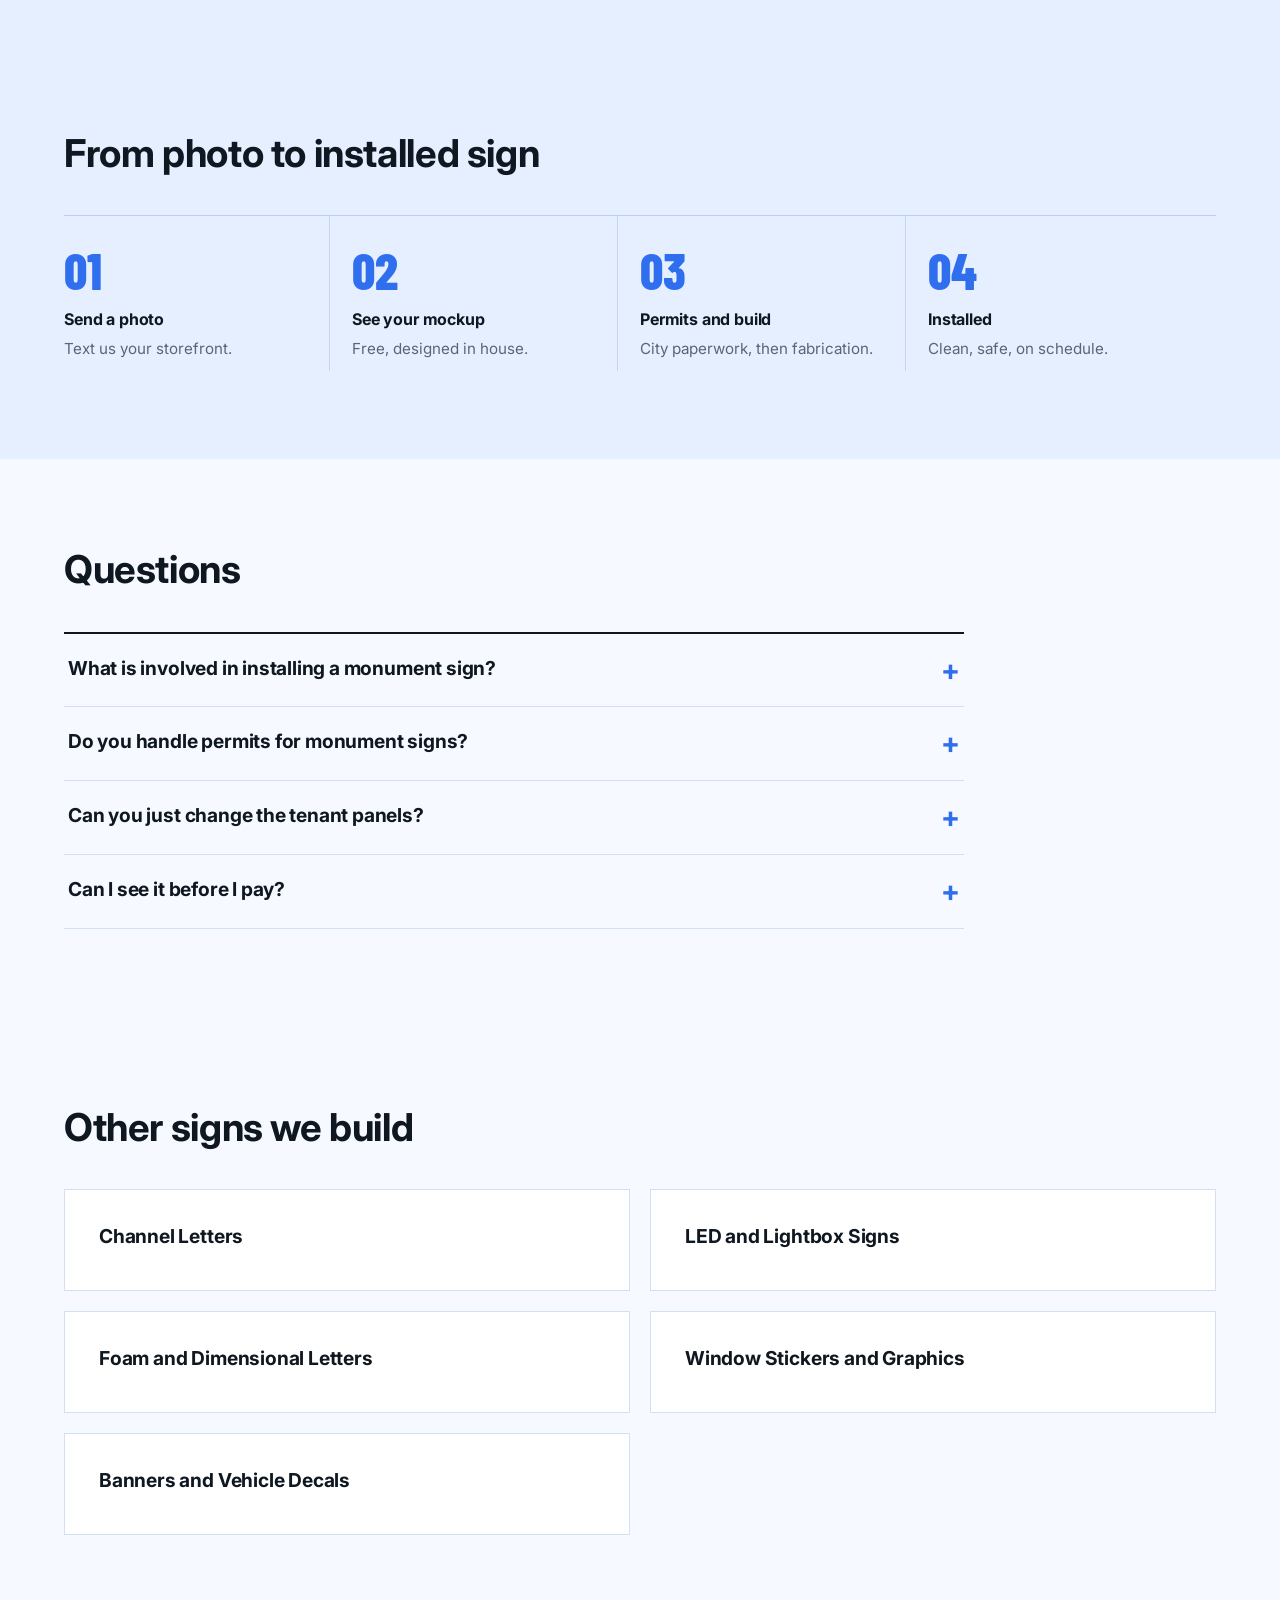
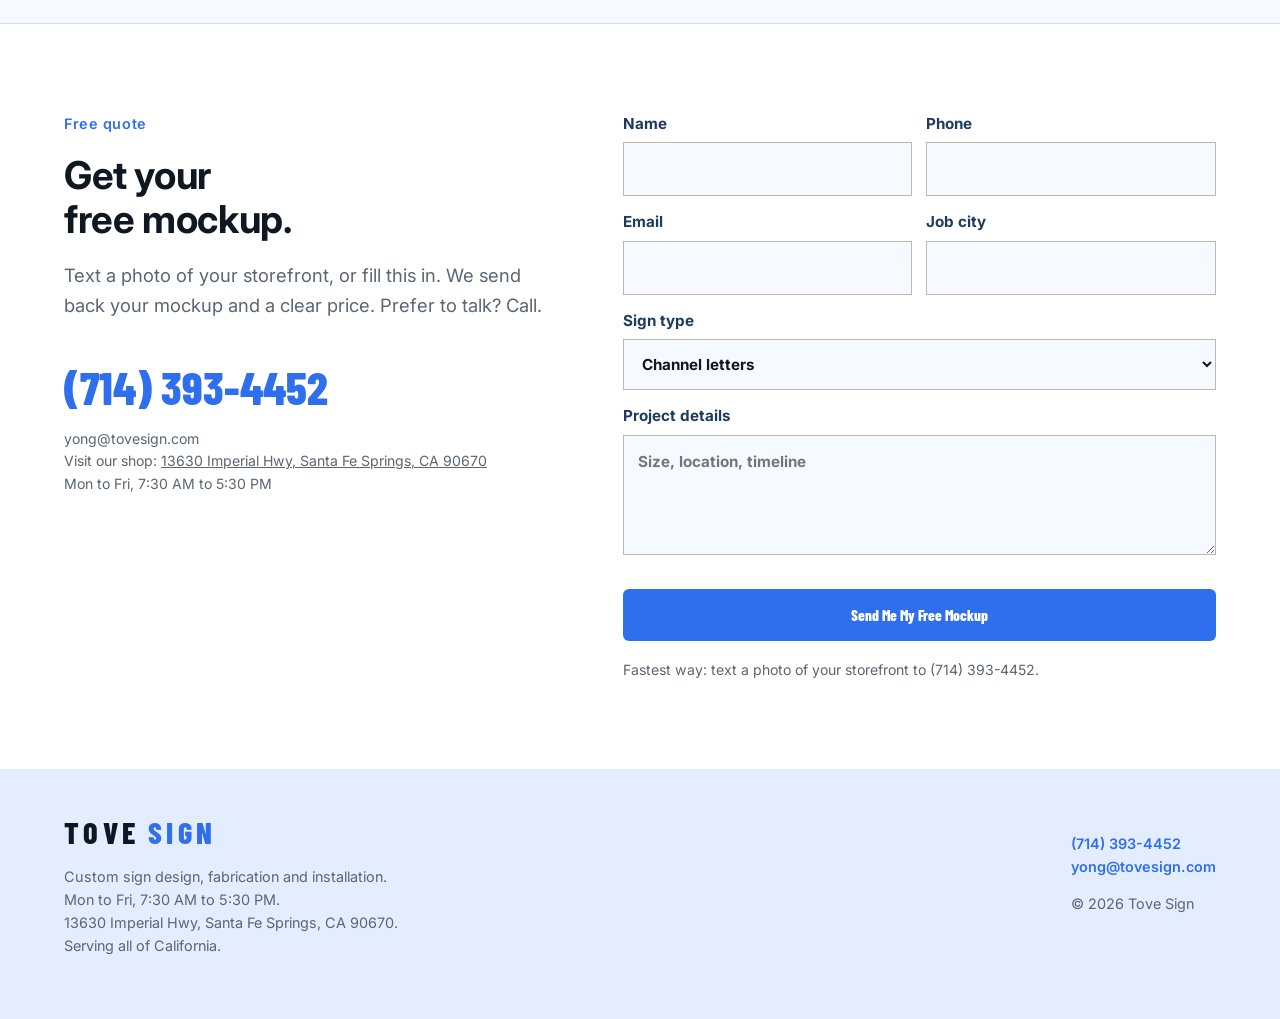
<file: monument-signs/index.html>
<!DOCTYPE html><html lang="en"><head><meta charset="UTF-8"><meta name="viewport" content="width=device-width,initial-scale=1">
<title>Monument and Pylon Signs in California | Tove Sign</title><meta name="description" content="Ground-mounted monument signs and pylon signs for shopping centers, offices and campuses. Designed, permitted, built and installed by Tove Sign."><link rel="canonical" href="https://tovesign.com/monument-signs/">
<meta property="og:title" content="Monument and Pylon Signs in California | Tove Sign"><meta property="og:description" content="Ground-mounted monument signs and pylon signs for shopping centers, offices and campuses. Designed, permitted, built and installed by Tove Sign."><meta property="og:type" content="website"><meta name="theme-color" content="#f6f9ff">
<link rel="preconnect" href="https://fonts.googleapis.com"><link rel="preconnect" href="https://fonts.gstatic.com" crossorigin>
<link href="https://fonts.googleapis.com/css2?family=Barlow+Condensed:wght@600;700;800&family=Inter:wght@400;500;600;700&display=swap" rel="stylesheet">
<link rel="stylesheet" href="/style.css?v=1434b5e9"><script type="application/ld+json">{"@context": "https://schema.org", "@type": "FAQPage", "mainEntity": [{"@type": "Question", "name": "What is involved in installing a monument sign?", "acceptedAnswer": {"@type": "Answer", "text": "Design, permit approval, structural and footing work, electrical connection if it is lit, then fabrication and installation. We coordinate the job so you deal with one team."}}, {"@type": "Question", "name": "Do you handle permits for monument signs?", "acceptedAnswer": {"@type": "Answer", "text": "Yes. These signs usually need a permit with site and structural details, and we prepare and submit it."}}, {"@type": "Question", "name": "Can you just change the tenant panels?", "acceptedAnswer": {"@type": "Answer", "text": "Yes. Send a photo of the existing sign and the new name or logo, and we quote the panel change."}}, {"@type": "Question", "name": "Can I see it before I pay?", "acceptedAnswer": {"@type": "Answer", "text": "Yes. We show the sign on a photo of your site for free before you commit."}}]}</script></head><body>
<div class="util"><span>Santa Fe Springs, CA &middot; Serving all of California</span><a href="tel:+17143934452">Call (714) 393-4452</a></div>
<header><a class="logo" href="/">TOVE<span>SIGN</span></a><nav><a href="/#services">Services</a><a href="/#work">Our Work</a><a href="/#process">Process</a><a href="/#areas">Areas</a><a class="btn" href="/#quote">Free Mockup</a></nav></header>
<main><section class="hero"><div><p class="kick">Monument and Pylon Signs</p><h1>Monument and pylon signs for plazas, campuses and developments</h1>
<p class="lede">A monument sign stands on the ground at the street and tells drivers where you are before they reach the door. These signs involve footings, structure, power and a permit, so it matters that one team handles the whole job.</p>
<div class="ctas"><a class="btn big" href="sms:+17143934452">Text a Photo of Your Storefront</a><a class="btn alt big" href="tel:+17143934452">Call (714) 393-4452</a></div></div>
<figure class="hg"><div class="hgmain"><img id="hgm" src="/images/types/monument-signs/09-divine-light.jpg?v=cbbadb3e" alt="Monument sign" fetchpriority="high"></div><figcaption id="hgc">Monument sign</figcaption><div class="hgthumbs"><button type="button" class="hgt on" data-src="/images/types/monument-signs/09-divine-light.jpg?v=cbbadb3e" data-cap="Monument sign" aria-label="Monument sign"><img src="/images/types/monument-signs/09-divine-light.jpg?v=cbbadb3e" alt="" loading="lazy"></button><button type="button" class="hgt" data-src="/images/types/monument-signs/11-pole-sign.jpg?v=b58c183d" data-cap="Illuminated pole sign" aria-label="Illuminated pole sign"><img src="/images/types/monument-signs/11-pole-sign.jpg?v=b58c183d" alt="" loading="lazy"></button></div></figure><script>document.querySelectorAll('.hgt').forEach(function(b){b.addEventListener('click',function(){var m=document.getElementById('hgm');m.src=b.dataset.src;m.alt=b.dataset.cap;document.getElementById('hgc').textContent=b.dataset.cap;document.querySelectorAll('.hgt').forEach(function(x){x.classList.remove('on')});b.classList.add('on')})})</script></section>
<section><div class="head"><h2>Types we build</h2></div><div class="svc" style="grid-template-columns:repeat(3,1fr)"><div class="sv" style="cursor:default"><h3>Monument signs</h3><p>Low, ground-mounted signs with a solid base, often lit, for businesses, medical offices and campuses.</p></div><div class="sv" style="cursor:default"><h3>Pylon and multi-tenant signs</h3><p>Taller signs with space for several tenant panels, common at shopping centers and business parks.</p></div><div class="sv" style="cursor:default"><h3>Tenant panel changes</h3><p>New panels and faces for existing monument or pylon structures when a tenant changes.</p></div></div></section>

<section class="alt"><div class="head"><h2>Who this is for</h2></div><p class="lede" style="max-width:62ch;padding:0 5vw">Shopping centers, office parks, medical campuses, schools and developments that need a sign visible from the street.</p></section>
<section class="dark"><div class="head"><h2>From photo to installed sign</h2></div><ol class="steps"><li><b>Send a photo</b>Text us your storefront.</li><li><b>See your mockup</b>Free, designed in house.</li><li><b>Permits and build</b>City paperwork, then fabrication.</li><li><b>Installed</b>Clean, safe, on schedule.</li></ol></section>
<section><div class="head"><h2>Questions</h2></div><div class="faq"><details><summary>What is involved in installing a monument sign?</summary><p>Design, permit approval, structural and footing work, electrical connection if it is lit, then fabrication and installation. We coordinate the job so you deal with one team.</p></details><details><summary>Do you handle permits for monument signs?</summary><p>Yes. These signs usually need a permit with site and structural details, and we prepare and submit it.</p></details><details><summary>Can you just change the tenant panels?</summary><p>Yes. Send a photo of the existing sign and the new name or logo, and we quote the panel change.</p></details><details><summary>Can I see it before I pay?</summary><p>Yes. We show the sign on a photo of your site for free before you commit.</p></details></div></section>
<section><div class="head"><h2>Other signs we build</h2></div><div class="areas" style="grid-template-columns:repeat(2,1fr)"><a class="area" href="/channel-letters/"><h3>Channel Letters</h3></a><a class="area" href="/led-lightbox-signs/"><h3>LED and Lightbox Signs</h3></a><a class="area" href="/foam-dimensional-letters/"><h3>Foam and Dimensional Letters</h3></a><a class="area" href="/window-stickers-graphics/"><h3>Window Stickers and Graphics</h3></a><a class="area" href="/banners-vehicle-decals/"><h3>Banners and Vehicle Decals</h3></a></div></section>
<section id="quote" class="quote"><div><p class="kick">Free quote</p><h2>Get your<br>free mockup.</h2>
<p class="lede" style="margin-top:20px">Text a photo of your storefront, or fill this in. We send back your mockup and a clear price. Prefer to talk? Call.</p>
<a class="big" href="tel:+17143934452">(714) 393-4452</a><p class="note">yong@tovesign.com</p><p class="note">Visit our shop: <a href="https://www.google.com/maps/search/?api=1&amp;query=13630+Imperial+Hwy+Santa+Fe+Springs+CA+90670">13630 Imperial Hwy, Santa Fe Springs, CA 90670</a><br>Mon to Fri, 7:30 AM to 5:30 PM</p></div><form action="https://api.web3forms.com/submit" method="POST">
<input type="hidden" name="access_key" value="REPLACE_WITH_WEB3FORMS_ACCESS_KEY"><input type="hidden" name="subject" value="New Tove Sign quote request"><input type="hidden" name="from_name" value="Tove Sign Website">
<input class="hp" type="checkbox" name="botcheck" tabindex="-1" autocomplete="off">
<div class="two"><label>Name<input name="name" required></label><label>Phone<input name="phone" type="tel" required></label></div>
<div class="two"><label>Email<input name="email" type="email" required></label><label>Job city<input name="job_city" value=""></label></div>
<label>Sign type<select name="sign_type"><option>Channel letters</option><option>LED / lightbox sign</option><option>Monument or pylon sign</option><option>Foam / dimensional letters</option><option>Banners / vinyl</option><option>Repair or LED retrofit</option><option>Not sure yet</option></select></label>
<label>Project details<textarea name="details" placeholder="Size, location, timeline"></textarea></label>
<button class="btn big" type="submit">Send Me My Free Mockup</button>
<p class="note">Fastest way: text a photo of your storefront to (714) 393-4452.</p></form></section></main><div class="dock"><a href="sms:+17143934452">Text a Photo</a><a href="tel:+17143934452">Call</a></div><footer><div><a class="logo" href="/">TOVE<span>SIGN</span></a><p>Custom sign design, fabrication and installation.<br>Mon to Fri, 7:30 AM to 5:30 PM.<br>13630 Imperial Hwy, Santa Fe Springs, CA 90670.<br>Serving all of California.</p></div>
<div><p><a href="tel:+17143934452">(714) 393-4452</a><br><a href="mailto:yong@tovesign.com">yong@tovesign.com</a></p><p>&copy; 2026 Tove Sign</p></div></footer></body></html>
</file>
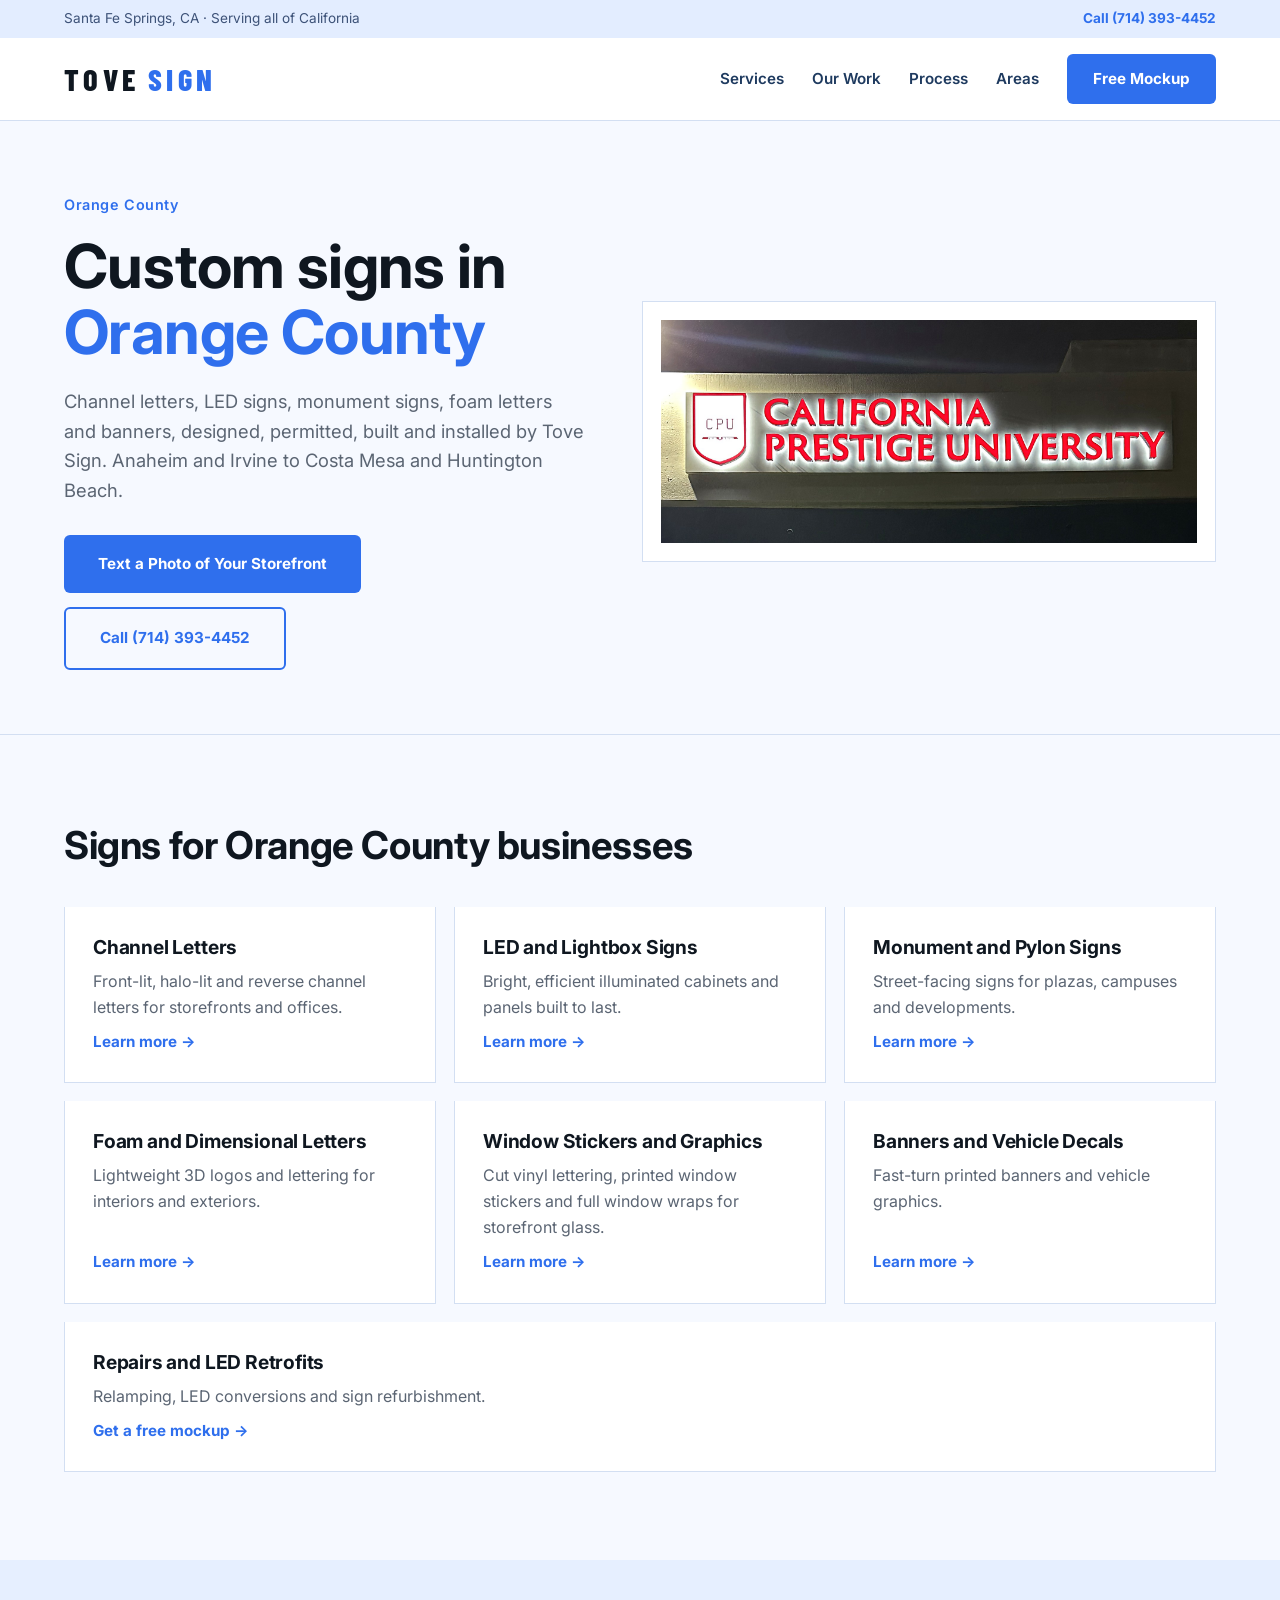
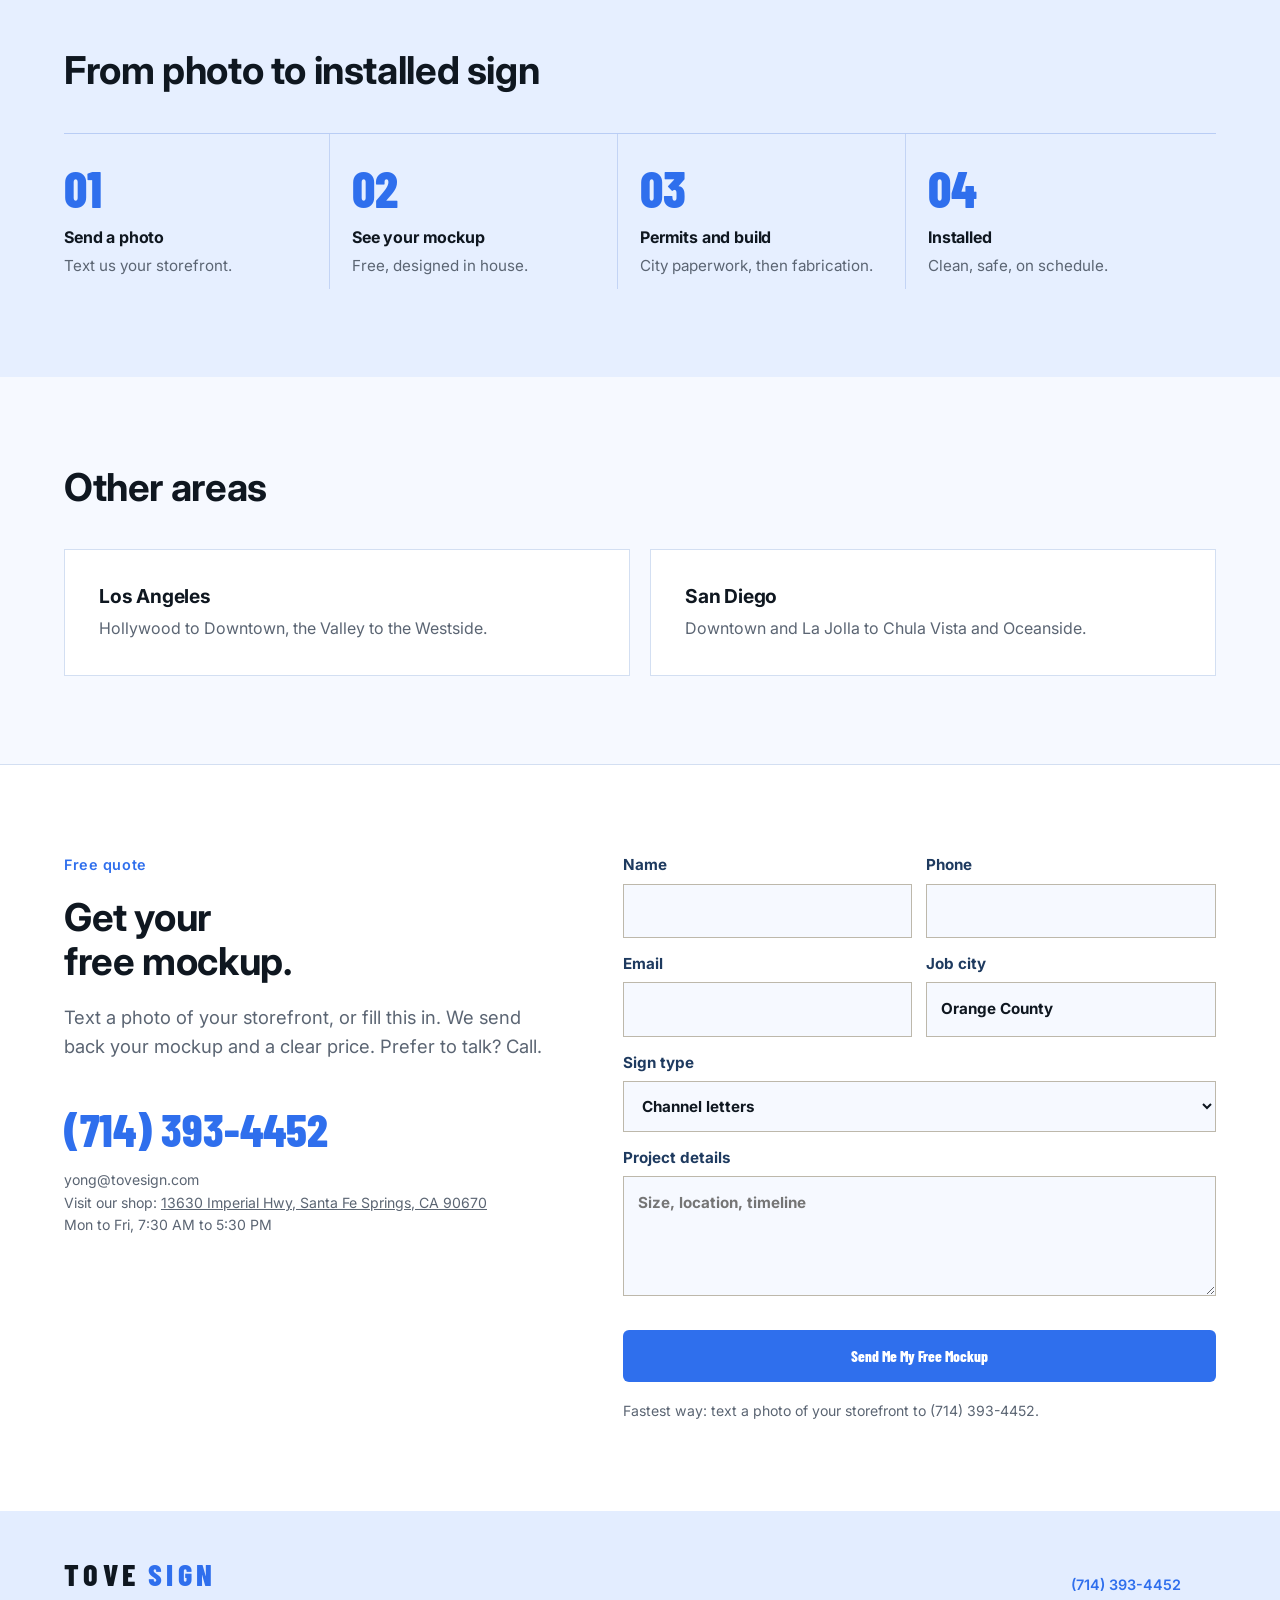
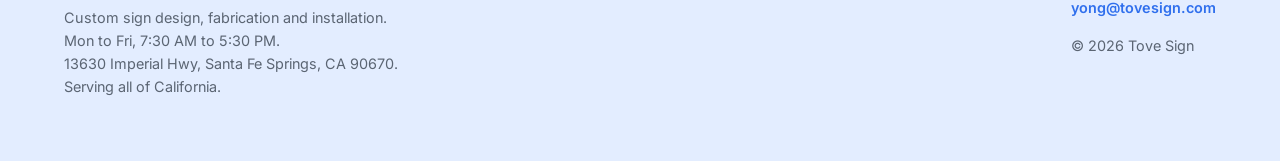
<file: orange-county/index.html>
<!DOCTYPE html><html lang="en"><head><meta charset="UTF-8"><meta name="viewport" content="width=device-width,initial-scale=1">
<title>Custom Signs in Orange County | Tove Sign</title><meta name="description" content="Custom channel letters, LED signs, monument signs and banners in Orange County. Tove Sign handles design, permits, fabrication and installation. Free quotes."><link rel="canonical" href="https://tovesign.com/orange-county/">
<meta property="og:title" content="Custom Signs in Orange County | Tove Sign"><meta property="og:description" content="Custom channel letters, LED signs, monument signs and banners in Orange County. Tove Sign handles design, permits, fabrication and installation. Free quotes."><meta property="og:type" content="website"><meta name="theme-color" content="#f6f9ff">
<link rel="preconnect" href="https://fonts.googleapis.com"><link rel="preconnect" href="https://fonts.gstatic.com" crossorigin>
<link href="https://fonts.googleapis.com/css2?family=Barlow+Condensed:wght@600;700;800&family=Inter:wght@400;500;600;700&display=swap" rel="stylesheet">
<link rel="stylesheet" href="/style.css?v=1434b5e9"></head><body>
<div class="util"><span>Santa Fe Springs, CA &middot; Serving all of California</span><a href="tel:+17143934452">Call (714) 393-4452</a></div>
<header><a class="logo" href="/">TOVE<span>SIGN</span></a><nav><a href="/#services">Services</a><a href="/#work">Our Work</a><a href="/#process">Process</a><a href="/#areas">Areas</a><a class="btn" href="/#quote">Free Mockup</a></nav></header>
<main><section class="hero"><div><p class="kick">Orange County</p><h1>Custom signs in <em>Orange County</em></h1>
<p class="lede">Channel letters, LED signs, monument signs, foam letters and banners, designed, permitted, built and installed by Tove Sign. Anaheim and Irvine to Costa Mesa and Huntington Beach.</p>
<div class="ctas"><a class="btn big" href="sms:+17143934452">Text a Photo of Your Storefront</a><a class="btn alt big" href="tel:+17143934452">Call (714) 393-4452</a></div></div>
<figure class="photo"><img src="/images/hero.jpg?v=d9a0cd3c" alt="Finished custom sign installed by Tove Sign" fetchpriority="high"></figure></section>
<section><div class="head"><h2>Signs for Orange County businesses</h2></div><div class="svc"><a class="sv" href="/channel-letters/"><h3>Channel Letters</h3><p>Front-lit, halo-lit and reverse channel letters for storefronts and offices.</p><span>Learn more &rarr;</span></a><a class="sv" href="/led-lightbox-signs/"><h3>LED and Lightbox Signs</h3><p>Bright, efficient illuminated cabinets and panels built to last.</p><span>Learn more &rarr;</span></a><a class="sv" href="/monument-signs/"><h3>Monument and Pylon Signs</h3><p>Street-facing signs for plazas, campuses and developments.</p><span>Learn more &rarr;</span></a><a class="sv" href="/foam-dimensional-letters/"><h3>Foam and Dimensional Letters</h3><p>Lightweight 3D logos and lettering for interiors and exteriors.</p><span>Learn more &rarr;</span></a><a class="sv" href="/window-stickers-graphics/"><h3>Window Stickers and Graphics</h3><p>Cut vinyl lettering, printed window stickers and full window wraps for storefront glass.</p><span>Learn more &rarr;</span></a><a class="sv" href="/banners-vehicle-decals/"><h3>Banners and Vehicle Decals</h3><p>Fast-turn printed banners and vehicle graphics.</p><span>Learn more &rarr;</span></a><a class="sv" href="#quote"><h3>Repairs and LED Retrofits</h3><p>Relamping, LED conversions and sign refurbishment.</p><span>Get a free mockup &rarr;</span></a></div></section>
<section class="dark"><div class="head"><h2>From photo to installed sign</h2></div><ol class="steps"><li><b>Send a photo</b>Text us your storefront.</li><li><b>See your mockup</b>Free, designed in house.</li><li><b>Permits and build</b>City paperwork, then fabrication.</li><li><b>Installed</b>Clean, safe, on schedule.</li></ol></section>
<section><div class="head"><h2>Other areas</h2></div><div class="areas" style="grid-template-columns:repeat(2,1fr)"><a class="area" href="/los-angeles/"><h3>Los Angeles</h3><p>Hollywood to Downtown, the Valley to the Westside.</p></a><a class="area" href="/san-diego/"><h3>San Diego</h3><p>Downtown and La Jolla to Chula Vista and Oceanside.</p></a></div></section>
<section id="quote" class="quote"><div><p class="kick">Free quote</p><h2>Get your<br>free mockup.</h2>
<p class="lede" style="margin-top:20px">Text a photo of your storefront, or fill this in. We send back your mockup and a clear price. Prefer to talk? Call.</p>
<a class="big" href="tel:+17143934452">(714) 393-4452</a><p class="note">yong@tovesign.com</p><p class="note">Visit our shop: <a href="https://www.google.com/maps/search/?api=1&amp;query=13630+Imperial+Hwy+Santa+Fe+Springs+CA+90670">13630 Imperial Hwy, Santa Fe Springs, CA 90670</a><br>Mon to Fri, 7:30 AM to 5:30 PM</p></div><form action="https://api.web3forms.com/submit" method="POST">
<input type="hidden" name="access_key" value="REPLACE_WITH_WEB3FORMS_ACCESS_KEY"><input type="hidden" name="subject" value="New Tove Sign quote request"><input type="hidden" name="from_name" value="Tove Sign Website">
<input class="hp" type="checkbox" name="botcheck" tabindex="-1" autocomplete="off">
<div class="two"><label>Name<input name="name" required></label><label>Phone<input name="phone" type="tel" required></label></div>
<div class="two"><label>Email<input name="email" type="email" required></label><label>Job city<input name="job_city" value="Orange County"></label></div>
<label>Sign type<select name="sign_type"><option>Channel letters</option><option>LED / lightbox sign</option><option>Monument or pylon sign</option><option>Foam / dimensional letters</option><option>Banners / vinyl</option><option>Repair or LED retrofit</option><option>Not sure yet</option></select></label>
<label>Project details<textarea name="details" placeholder="Size, location, timeline"></textarea></label>
<button class="btn big" type="submit">Send Me My Free Mockup</button>
<p class="note">Fastest way: text a photo of your storefront to (714) 393-4452.</p></form></section></main><div class="dock"><a href="sms:+17143934452">Text a Photo</a><a href="tel:+17143934452">Call</a></div><footer><div><a class="logo" href="/">TOVE<span>SIGN</span></a><p>Custom sign design, fabrication and installation.<br>Mon to Fri, 7:30 AM to 5:30 PM.<br>13630 Imperial Hwy, Santa Fe Springs, CA 90670.<br>Serving all of California.</p></div>
<div><p><a href="tel:+17143934452">(714) 393-4452</a><br><a href="mailto:yong@tovesign.com">yong@tovesign.com</a></p><p>&copy; 2026 Tove Sign</p></div></footer></body></html>
</file>
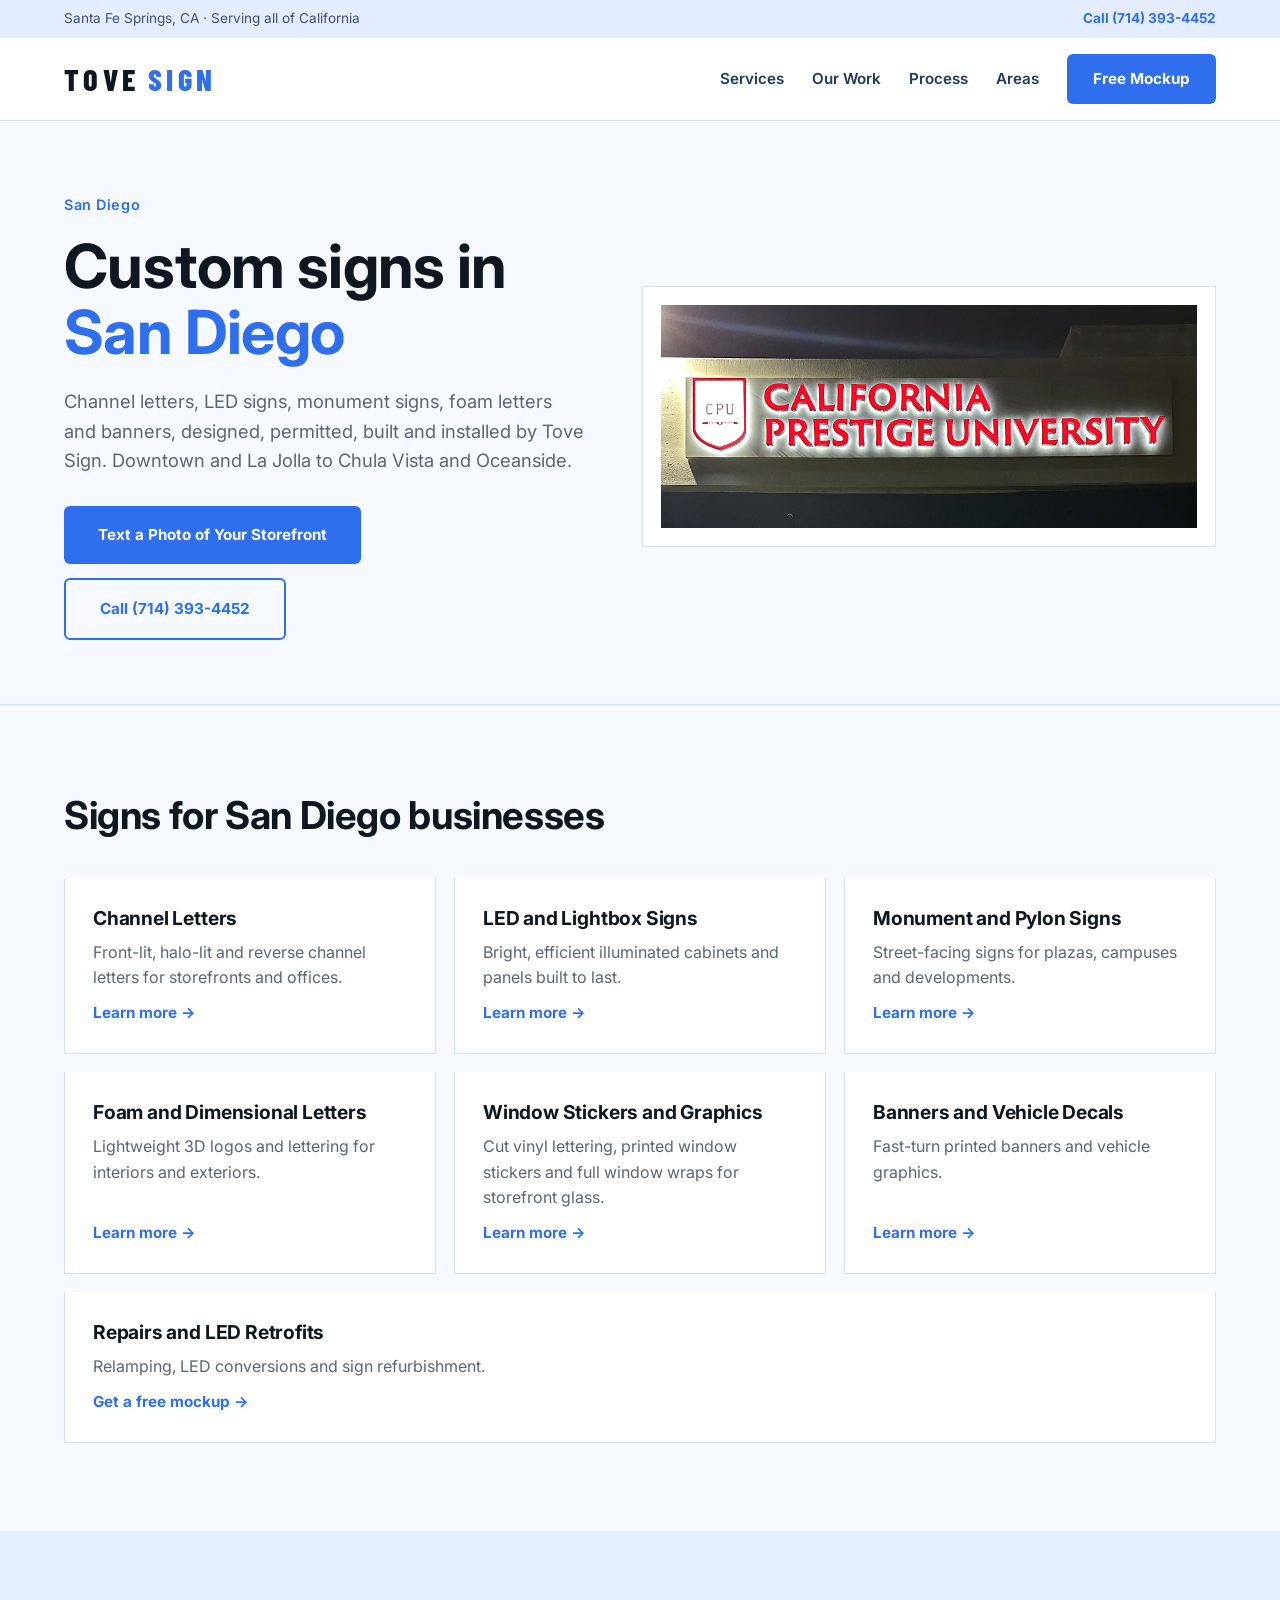
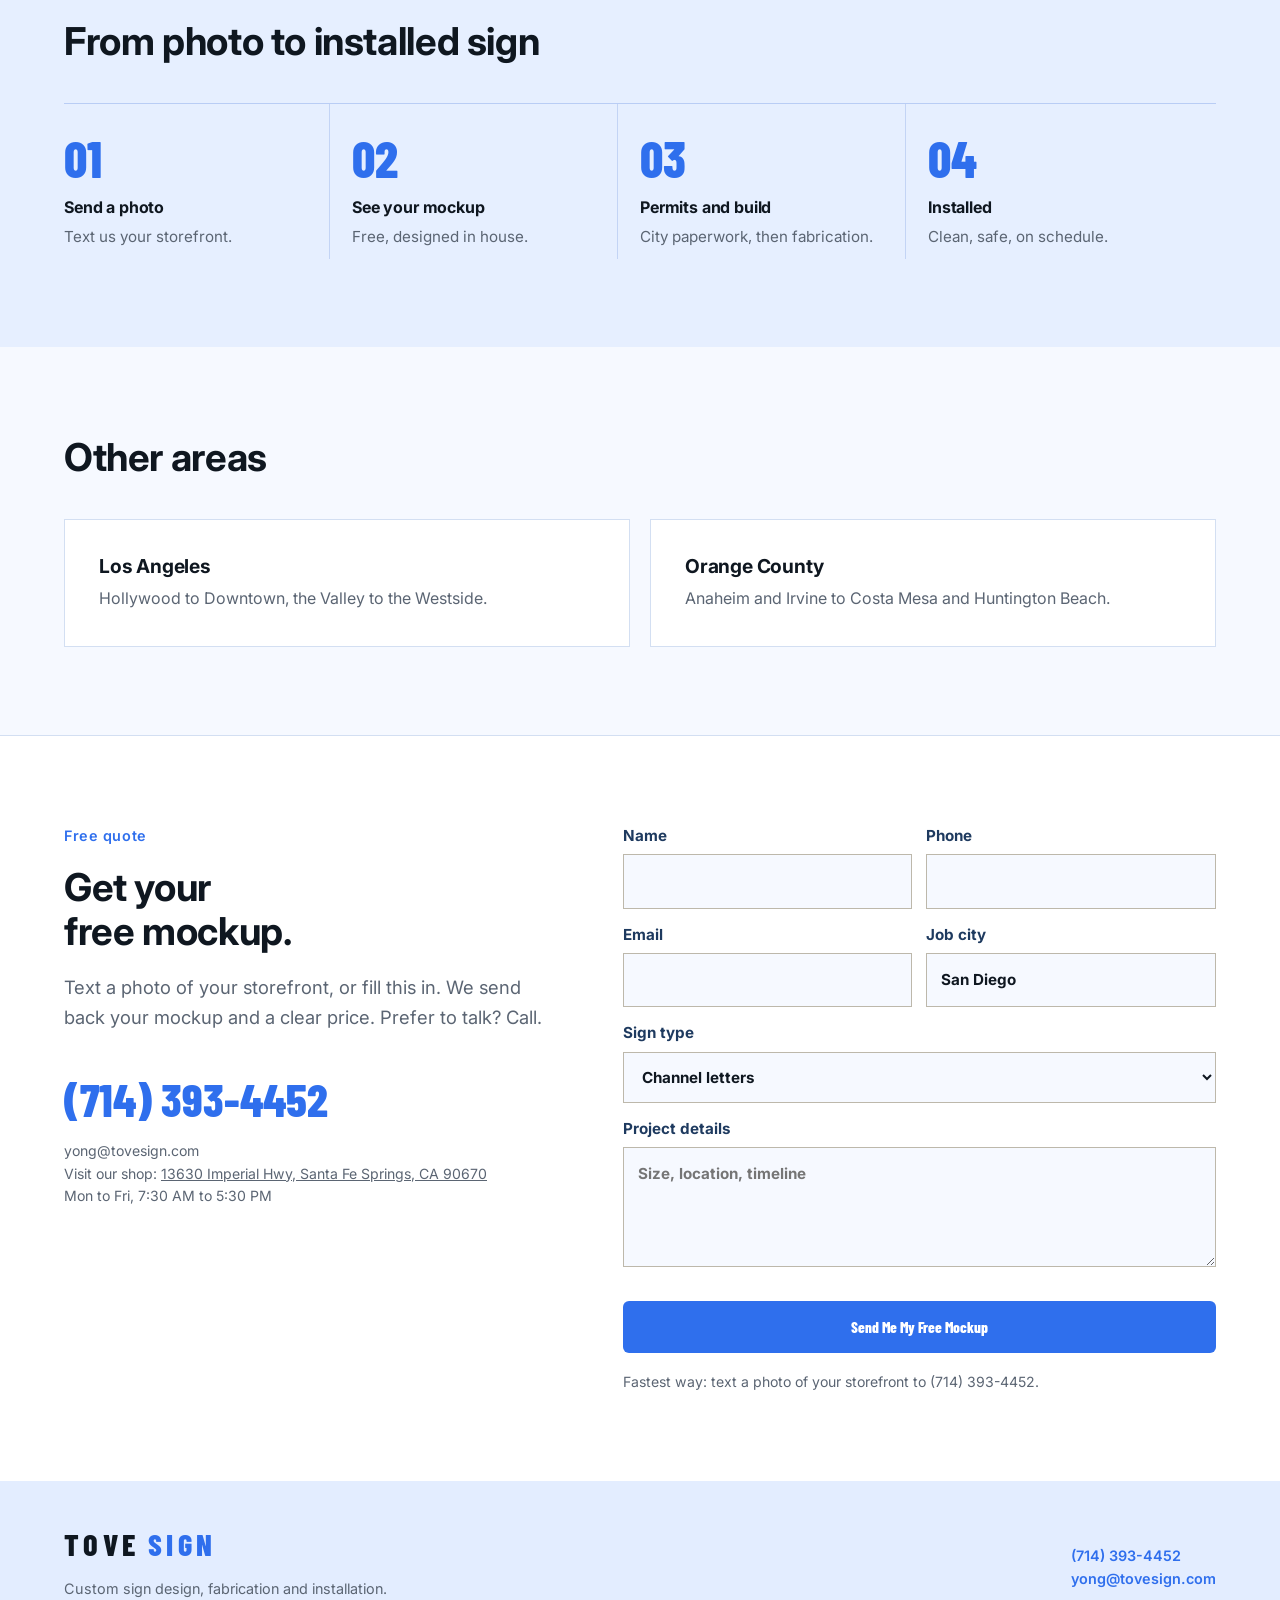
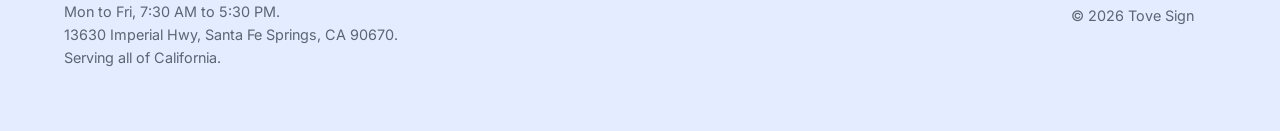
<file: san-diego/index.html>
<!DOCTYPE html><html lang="en"><head><meta charset="UTF-8"><meta name="viewport" content="width=device-width,initial-scale=1">
<title>Custom Signs in San Diego | Tove Sign</title><meta name="description" content="Custom channel letters, LED signs, monument signs and banners in San Diego. Tove Sign handles design, permits, fabrication and installation. Free quotes."><link rel="canonical" href="https://tovesign.com/san-diego/">
<meta property="og:title" content="Custom Signs in San Diego | Tove Sign"><meta property="og:description" content="Custom channel letters, LED signs, monument signs and banners in San Diego. Tove Sign handles design, permits, fabrication and installation. Free quotes."><meta property="og:type" content="website"><meta name="theme-color" content="#f6f9ff">
<link rel="preconnect" href="https://fonts.googleapis.com"><link rel="preconnect" href="https://fonts.gstatic.com" crossorigin>
<link href="https://fonts.googleapis.com/css2?family=Barlow+Condensed:wght@600;700;800&family=Inter:wght@400;500;600;700&display=swap" rel="stylesheet">
<link rel="stylesheet" href="/style.css?v=1434b5e9"></head><body>
<div class="util"><span>Santa Fe Springs, CA &middot; Serving all of California</span><a href="tel:+17143934452">Call (714) 393-4452</a></div>
<header><a class="logo" href="/">TOVE<span>SIGN</span></a><nav><a href="/#services">Services</a><a href="/#work">Our Work</a><a href="/#process">Process</a><a href="/#areas">Areas</a><a class="btn" href="/#quote">Free Mockup</a></nav></header>
<main><section class="hero"><div><p class="kick">San Diego</p><h1>Custom signs in <em>San Diego</em></h1>
<p class="lede">Channel letters, LED signs, monument signs, foam letters and banners, designed, permitted, built and installed by Tove Sign. Downtown and La Jolla to Chula Vista and Oceanside.</p>
<div class="ctas"><a class="btn big" href="sms:+17143934452">Text a Photo of Your Storefront</a><a class="btn alt big" href="tel:+17143934452">Call (714) 393-4452</a></div></div>
<figure class="photo"><img src="/images/hero.jpg?v=d9a0cd3c" alt="Finished custom sign installed by Tove Sign" fetchpriority="high"></figure></section>
<section><div class="head"><h2>Signs for San Diego businesses</h2></div><div class="svc"><a class="sv" href="/channel-letters/"><h3>Channel Letters</h3><p>Front-lit, halo-lit and reverse channel letters for storefronts and offices.</p><span>Learn more &rarr;</span></a><a class="sv" href="/led-lightbox-signs/"><h3>LED and Lightbox Signs</h3><p>Bright, efficient illuminated cabinets and panels built to last.</p><span>Learn more &rarr;</span></a><a class="sv" href="/monument-signs/"><h3>Monument and Pylon Signs</h3><p>Street-facing signs for plazas, campuses and developments.</p><span>Learn more &rarr;</span></a><a class="sv" href="/foam-dimensional-letters/"><h3>Foam and Dimensional Letters</h3><p>Lightweight 3D logos and lettering for interiors and exteriors.</p><span>Learn more &rarr;</span></a><a class="sv" href="/window-stickers-graphics/"><h3>Window Stickers and Graphics</h3><p>Cut vinyl lettering, printed window stickers and full window wraps for storefront glass.</p><span>Learn more &rarr;</span></a><a class="sv" href="/banners-vehicle-decals/"><h3>Banners and Vehicle Decals</h3><p>Fast-turn printed banners and vehicle graphics.</p><span>Learn more &rarr;</span></a><a class="sv" href="#quote"><h3>Repairs and LED Retrofits</h3><p>Relamping, LED conversions and sign refurbishment.</p><span>Get a free mockup &rarr;</span></a></div></section>
<section class="dark"><div class="head"><h2>From photo to installed sign</h2></div><ol class="steps"><li><b>Send a photo</b>Text us your storefront.</li><li><b>See your mockup</b>Free, designed in house.</li><li><b>Permits and build</b>City paperwork, then fabrication.</li><li><b>Installed</b>Clean, safe, on schedule.</li></ol></section>
<section><div class="head"><h2>Other areas</h2></div><div class="areas" style="grid-template-columns:repeat(2,1fr)"><a class="area" href="/los-angeles/"><h3>Los Angeles</h3><p>Hollywood to Downtown, the Valley to the Westside.</p></a><a class="area" href="/orange-county/"><h3>Orange County</h3><p>Anaheim and Irvine to Costa Mesa and Huntington Beach.</p></a></div></section>
<section id="quote" class="quote"><div><p class="kick">Free quote</p><h2>Get your<br>free mockup.</h2>
<p class="lede" style="margin-top:20px">Text a photo of your storefront, or fill this in. We send back your mockup and a clear price. Prefer to talk? Call.</p>
<a class="big" href="tel:+17143934452">(714) 393-4452</a><p class="note">yong@tovesign.com</p><p class="note">Visit our shop: <a href="https://www.google.com/maps/search/?api=1&amp;query=13630+Imperial+Hwy+Santa+Fe+Springs+CA+90670">13630 Imperial Hwy, Santa Fe Springs, CA 90670</a><br>Mon to Fri, 7:30 AM to 5:30 PM</p></div><form action="https://api.web3forms.com/submit" method="POST">
<input type="hidden" name="access_key" value="REPLACE_WITH_WEB3FORMS_ACCESS_KEY"><input type="hidden" name="subject" value="New Tove Sign quote request"><input type="hidden" name="from_name" value="Tove Sign Website">
<input class="hp" type="checkbox" name="botcheck" tabindex="-1" autocomplete="off">
<div class="two"><label>Name<input name="name" required></label><label>Phone<input name="phone" type="tel" required></label></div>
<div class="two"><label>Email<input name="email" type="email" required></label><label>Job city<input name="job_city" value="San Diego"></label></div>
<label>Sign type<select name="sign_type"><option>Channel letters</option><option>LED / lightbox sign</option><option>Monument or pylon sign</option><option>Foam / dimensional letters</option><option>Banners / vinyl</option><option>Repair or LED retrofit</option><option>Not sure yet</option></select></label>
<label>Project details<textarea name="details" placeholder="Size, location, timeline"></textarea></label>
<button class="btn big" type="submit">Send Me My Free Mockup</button>
<p class="note">Fastest way: text a photo of your storefront to (714) 393-4452.</p></form></section></main><div class="dock"><a href="sms:+17143934452">Text a Photo</a><a href="tel:+17143934452">Call</a></div><footer><div><a class="logo" href="/">TOVE<span>SIGN</span></a><p>Custom sign design, fabrication and installation.<br>Mon to Fri, 7:30 AM to 5:30 PM.<br>13630 Imperial Hwy, Santa Fe Springs, CA 90670.<br>Serving all of California.</p></div>
<div><p><a href="tel:+17143934452">(714) 393-4452</a><br><a href="mailto:yong@tovesign.com">yong@tovesign.com</a></p><p>&copy; 2026 Tove Sign</p></div></footer></body></html>
</file>
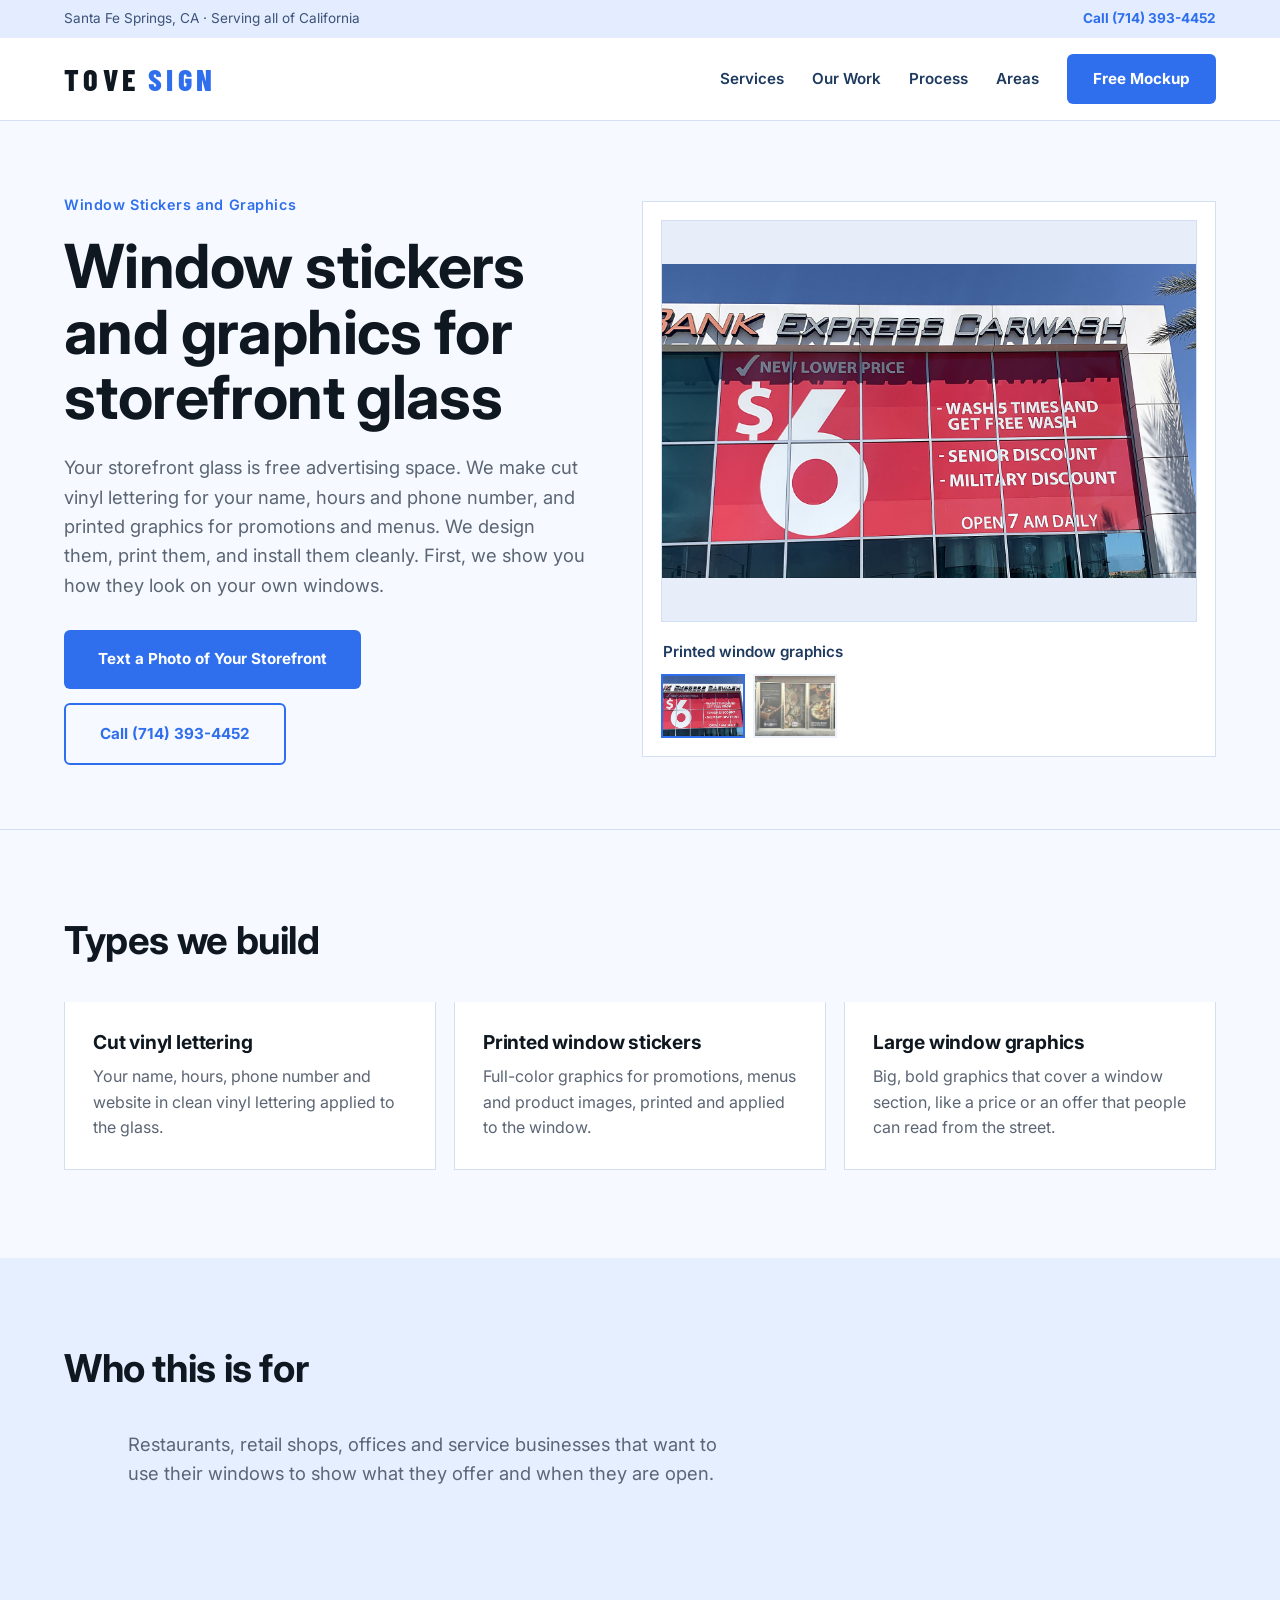
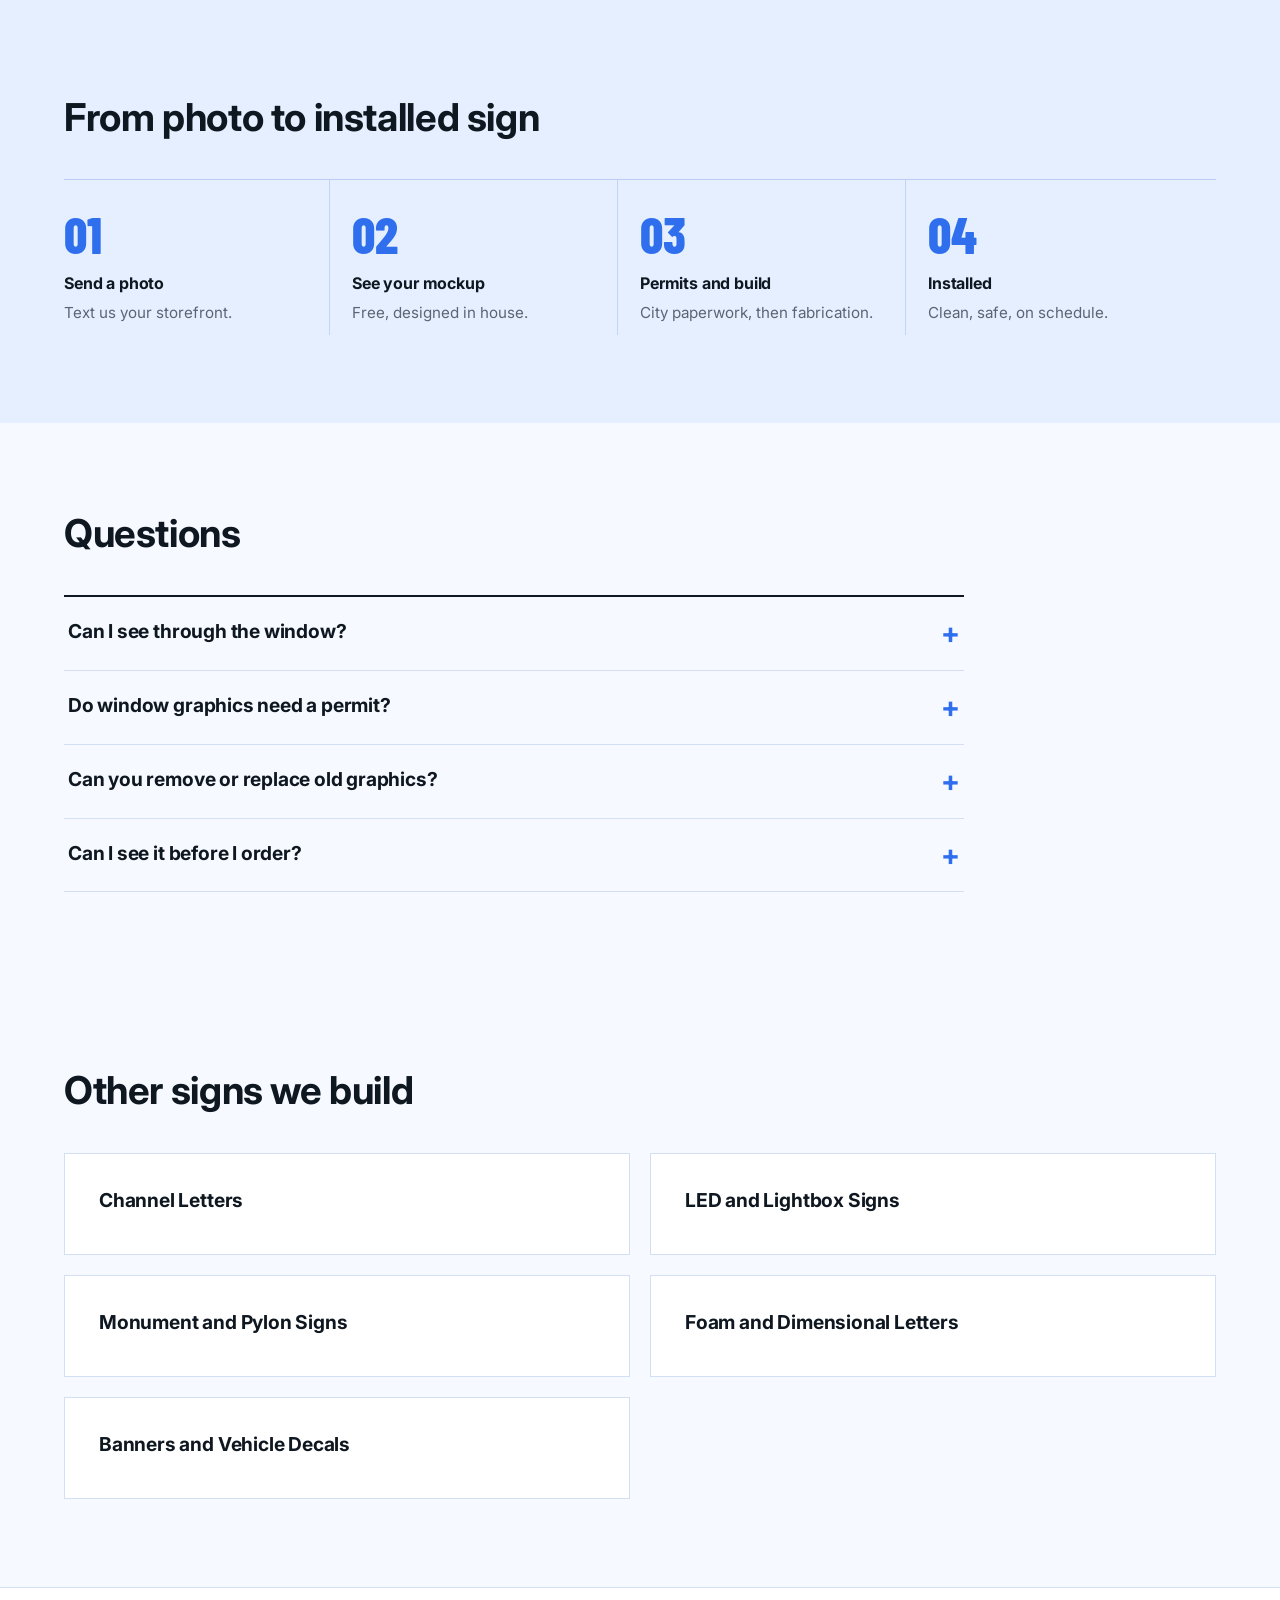
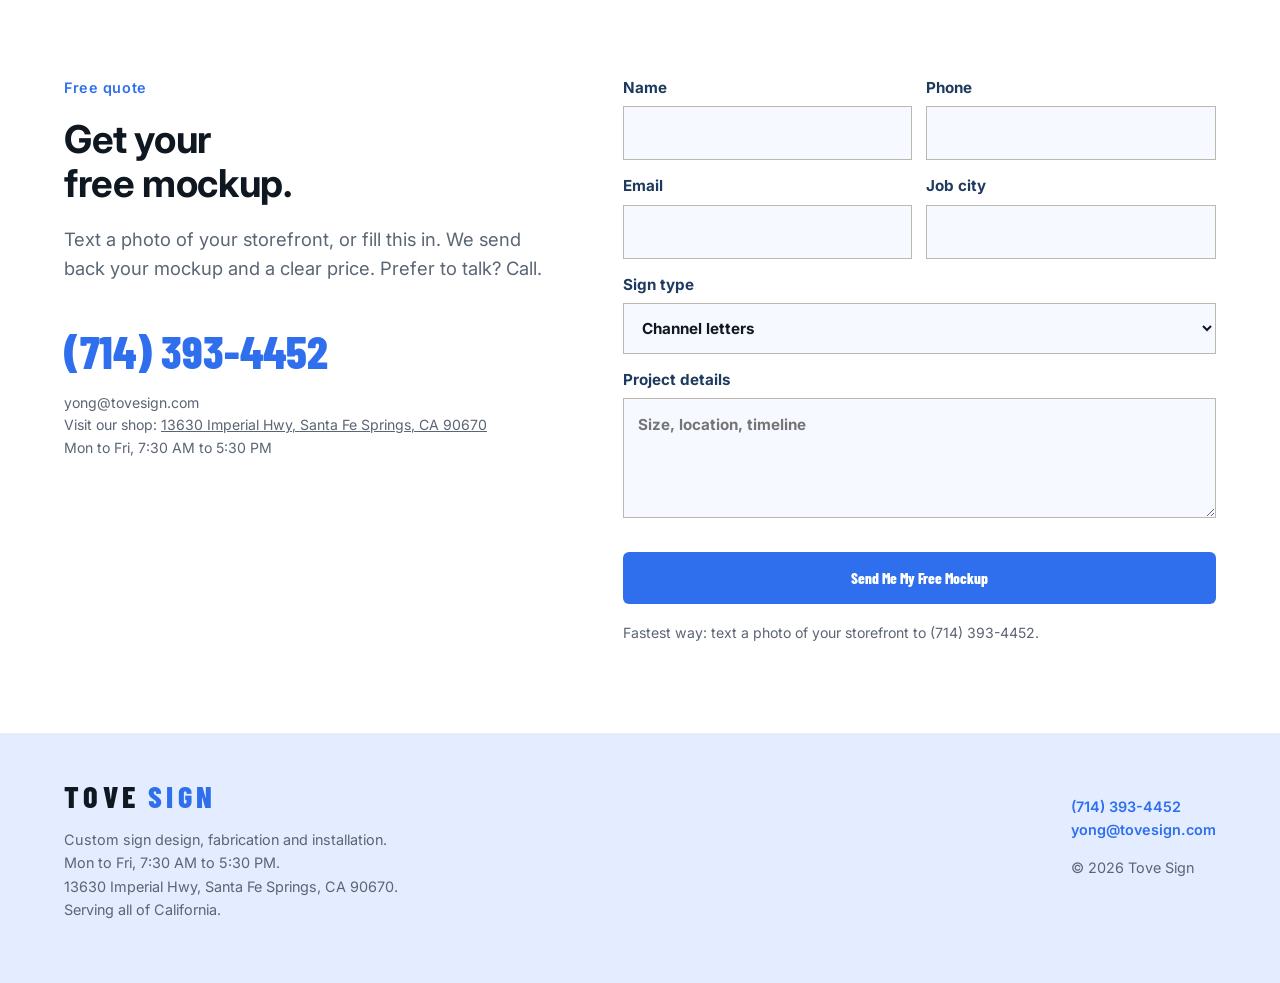
<file: window-stickers-graphics/index.html>
<!DOCTYPE html><html lang="en"><head><meta charset="UTF-8"><meta name="viewport" content="width=device-width,initial-scale=1">
<title>Window Stickers and Graphics in California | Tove Sign</title><meta name="description" content="Cut vinyl window lettering, printed window stickers and full window graphics for storefronts. Designed, produced and installed by Tove Sign. Free mockup."><link rel="canonical" href="https://tovesign.com/window-stickers-graphics/">
<meta property="og:title" content="Window Stickers and Graphics in California | Tove Sign"><meta property="og:description" content="Cut vinyl window lettering, printed window stickers and full window graphics for storefronts. Designed, produced and installed by Tove Sign. Free mockup."><meta property="og:type" content="website"><meta name="theme-color" content="#f6f9ff">
<link rel="preconnect" href="https://fonts.googleapis.com"><link rel="preconnect" href="https://fonts.gstatic.com" crossorigin>
<link href="https://fonts.googleapis.com/css2?family=Barlow+Condensed:wght@600;700;800&family=Inter:wght@400;500;600;700&display=swap" rel="stylesheet">
<link rel="stylesheet" href="/style.css?v=1434b5e9"><script type="application/ld+json">{"@context": "https://schema.org", "@type": "FAQPage", "mainEntity": [{"@type": "Question", "name": "Can I see through the window?", "acceptedAnswer": {"@type": "Answer", "text": "It depends on the design. Cut lettering leaves most of the glass clear. Larger graphics can be built to let light through. Tell us what you need and we recommend the right option."}}, {"@type": "Question", "name": "Do window graphics need a permit?", "acceptedAnswer": {"@type": "Answer", "text": "Some cities limit how much of the glass can be covered. We check your city's sign code before we design."}}, {"@type": "Question", "name": "Can you remove or replace old graphics?", "acceptedAnswer": {"@type": "Answer", "text": "Yes. We can take down old window graphics and apply new ones."}}, {"@type": "Question", "name": "Can I see it before I order?", "acceptedAnswer": {"@type": "Answer", "text": "Yes. Send a photo of your windows and we place the design on them for a free mockup."}}]}</script></head><body>
<div class="util"><span>Santa Fe Springs, CA &middot; Serving all of California</span><a href="tel:+17143934452">Call (714) 393-4452</a></div>
<header><a class="logo" href="/">TOVE<span>SIGN</span></a><nav><a href="/#services">Services</a><a href="/#work">Our Work</a><a href="/#process">Process</a><a href="/#areas">Areas</a><a class="btn" href="/#quote">Free Mockup</a></nav></header>
<main><section class="hero"><div><p class="kick">Window Stickers and Graphics</p><h1>Window stickers and graphics for storefront glass</h1>
<p class="lede">Your storefront glass is free advertising space. We make cut vinyl lettering for your name, hours and phone number, and printed graphics for promotions and menus. We design them, print them, and install them cleanly. First, we show you how they look on your own windows.</p>
<div class="ctas"><a class="btn big" href="sms:+17143934452">Text a Photo of Your Storefront</a><a class="btn alt big" href="tel:+17143934452">Call (714) 393-4452</a></div></div>
<figure class="hg"><div class="hgmain"><img id="hgm" src="/images/types/window-stickers-graphics/12-window-graphics.jpg?v=e46b1e28" alt="Printed window graphics" fetchpriority="high"></div><figcaption id="hgc">Printed window graphics</figcaption><div class="hgthumbs"><button type="button" class="hgt on" data-src="/images/types/window-stickers-graphics/12-window-graphics.jpg?v=e46b1e28" data-cap="Printed window graphics" aria-label="Printed window graphics"><img src="/images/types/window-stickers-graphics/12-window-graphics.jpg?v=e46b1e28" alt="" loading="lazy"></button><button type="button" class="hgt" data-src="/images/types/window-stickers-graphics/16-moobongri.jpg?v=82c048a8" data-cap="Window posters" aria-label="Window posters"><img src="/images/types/window-stickers-graphics/16-moobongri.jpg?v=82c048a8" alt="" loading="lazy"></button></div></figure><script>document.querySelectorAll('.hgt').forEach(function(b){b.addEventListener('click',function(){var m=document.getElementById('hgm');m.src=b.dataset.src;m.alt=b.dataset.cap;document.getElementById('hgc').textContent=b.dataset.cap;document.querySelectorAll('.hgt').forEach(function(x){x.classList.remove('on')});b.classList.add('on')})})</script></section>
<section><div class="head"><h2>Types we build</h2></div><div class="svc" style="grid-template-columns:repeat(3,1fr)"><div class="sv" style="cursor:default"><h3>Cut vinyl lettering</h3><p>Your name, hours, phone number and website in clean vinyl lettering applied to the glass.</p></div><div class="sv" style="cursor:default"><h3>Printed window stickers</h3><p>Full-color graphics for promotions, menus and product images, printed and applied to the window.</p></div><div class="sv" style="cursor:default"><h3>Large window graphics</h3><p>Big, bold graphics that cover a window section, like a price or an offer that people can read from the street.</p></div></div></section>

<section class="alt"><div class="head"><h2>Who this is for</h2></div><p class="lede" style="max-width:62ch;padding:0 5vw">Restaurants, retail shops, offices and service businesses that want to use their windows to show what they offer and when they are open.</p></section>
<section class="dark"><div class="head"><h2>From photo to installed sign</h2></div><ol class="steps"><li><b>Send a photo</b>Text us your storefront.</li><li><b>See your mockup</b>Free, designed in house.</li><li><b>Permits and build</b>City paperwork, then fabrication.</li><li><b>Installed</b>Clean, safe, on schedule.</li></ol></section>
<section><div class="head"><h2>Questions</h2></div><div class="faq"><details><summary>Can I see through the window?</summary><p>It depends on the design. Cut lettering leaves most of the glass clear. Larger graphics can be built to let light through. Tell us what you need and we recommend the right option.</p></details><details><summary>Do window graphics need a permit?</summary><p>Some cities limit how much of the glass can be covered. We check your city's sign code before we design.</p></details><details><summary>Can you remove or replace old graphics?</summary><p>Yes. We can take down old window graphics and apply new ones.</p></details><details><summary>Can I see it before I order?</summary><p>Yes. Send a photo of your windows and we place the design on them for a free mockup.</p></details></div></section>
<section><div class="head"><h2>Other signs we build</h2></div><div class="areas" style="grid-template-columns:repeat(2,1fr)"><a class="area" href="/channel-letters/"><h3>Channel Letters</h3></a><a class="area" href="/led-lightbox-signs/"><h3>LED and Lightbox Signs</h3></a><a class="area" href="/monument-signs/"><h3>Monument and Pylon Signs</h3></a><a class="area" href="/foam-dimensional-letters/"><h3>Foam and Dimensional Letters</h3></a><a class="area" href="/banners-vehicle-decals/"><h3>Banners and Vehicle Decals</h3></a></div></section>
<section id="quote" class="quote"><div><p class="kick">Free quote</p><h2>Get your<br>free mockup.</h2>
<p class="lede" style="margin-top:20px">Text a photo of your storefront, or fill this in. We send back your mockup and a clear price. Prefer to talk? Call.</p>
<a class="big" href="tel:+17143934452">(714) 393-4452</a><p class="note">yong@tovesign.com</p><p class="note">Visit our shop: <a href="https://www.google.com/maps/search/?api=1&amp;query=13630+Imperial+Hwy+Santa+Fe+Springs+CA+90670">13630 Imperial Hwy, Santa Fe Springs, CA 90670</a><br>Mon to Fri, 7:30 AM to 5:30 PM</p></div><form action="https://api.web3forms.com/submit" method="POST">
<input type="hidden" name="access_key" value="REPLACE_WITH_WEB3FORMS_ACCESS_KEY"><input type="hidden" name="subject" value="New Tove Sign quote request"><input type="hidden" name="from_name" value="Tove Sign Website">
<input class="hp" type="checkbox" name="botcheck" tabindex="-1" autocomplete="off">
<div class="two"><label>Name<input name="name" required></label><label>Phone<input name="phone" type="tel" required></label></div>
<div class="two"><label>Email<input name="email" type="email" required></label><label>Job city<input name="job_city" value=""></label></div>
<label>Sign type<select name="sign_type"><option>Channel letters</option><option>LED / lightbox sign</option><option>Monument or pylon sign</option><option>Foam / dimensional letters</option><option>Banners / vinyl</option><option>Repair or LED retrofit</option><option>Not sure yet</option></select></label>
<label>Project details<textarea name="details" placeholder="Size, location, timeline"></textarea></label>
<button class="btn big" type="submit">Send Me My Free Mockup</button>
<p class="note">Fastest way: text a photo of your storefront to (714) 393-4452.</p></form></section></main><div class="dock"><a href="sms:+17143934452">Text a Photo</a><a href="tel:+17143934452">Call</a></div><footer><div><a class="logo" href="/">TOVE<span>SIGN</span></a><p>Custom sign design, fabrication and installation.<br>Mon to Fri, 7:30 AM to 5:30 PM.<br>13630 Imperial Hwy, Santa Fe Springs, CA 90670.<br>Serving all of California.</p></div>
<div><p><a href="tel:+17143934452">(714) 393-4452</a><br><a href="mailto:yong@tovesign.com">yong@tovesign.com</a></p><p>&copy; 2026 Tove Sign</p></div></footer></body></html>
</file>
<file: style.css>
:root{--paper:#f6f9ff;--white:#fff;--ink:#0f1720;--steel:#1e3a5f;--blue:#2f6fed;--line:#d3dff2;--muted:#5b6573;--glow:#ffe9a8}
*{box-sizing:border-box}html{scroll-behavior:smooth}
body{margin:0;font-family:Inter,system-ui,Segoe UI,Arial,sans-serif;background:var(--paper);color:var(--ink);line-height:1.6;-webkit-font-smoothing:antialiased}
a{color:inherit}
.disp{font-family:"Barlow Condensed","Arial Narrow",Impact,sans-serif;text-transform:uppercase;letter-spacing:.02em}
.util{background:#e3edff;color:#3d5278;font-size:.85rem;display:flex;justify-content:space-between;padding:8px 5vw;gap:16px;flex-wrap:wrap}
.util a{text-decoration:none;color:var(--blue);font-weight:700}
header{display:flex;justify-content:space-between;align-items:center;padding:16px 5vw;background:var(--white);border-bottom:1px solid var(--line);position:sticky;top:0;z-index:20}
.logo{font-family:"Barlow Condensed",Impact,sans-serif;font-weight:800;font-size:1.9rem;letter-spacing:.14em;text-decoration:none;color:var(--ink);line-height:1}
.logo span{color:var(--blue);margin-left:.3em}
nav{display:flex;gap:28px;align-items:center}
nav a{text-decoration:none;font-size:.78rem;letter-spacing:.14em;text-transform:uppercase;font-weight:600;color:var(--steel)}
nav a:hover{color:var(--blue)}
.btn{display:inline-block;background:var(--blue);color:#fff!important;padding:13px 26px;font-weight:700;letter-spacing:.1em;text-transform:uppercase;font-size:.8rem;text-decoration:none;border:0;cursor:pointer;font-family:inherit;transition:.2s}
.btn:hover{background:#1a50c8}
.btn.alt{background:transparent;color:var(--blue)!important;border:2px solid var(--blue)}
.btn.alt:hover{background:var(--blue);color:#fff!important}
.btn.big{padding:17px 34px;font-size:.88rem}
.hero{display:grid;grid-template-columns:1fr 1.1fr;gap:56px;align-items:center;padding:72px 5vw 64px;border-bottom:1px solid var(--line)}
.kick{font-size:.75rem;letter-spacing:.28em;text-transform:uppercase;color:var(--blue);font-weight:700;margin:0 0 18px}
h1{font-family:"Barlow Condensed",Impact,sans-serif;font-weight:800;text-transform:uppercase;font-size:clamp(3rem,7.2vw,6rem);line-height:.92;margin:0 0 22px;letter-spacing:.01em}
h1 em{font-style:normal;color:var(--blue)}
.lede{font-size:1.15rem;color:var(--muted);max-width:46ch;margin:0 0 30px}
.ctas{display:flex;gap:14px;flex-wrap:wrap}
.hero figure{margin:0;background:var(--white);border:1px solid var(--line);padding:18px}
.hero figcaption{font-size:.72rem;letter-spacing:.16em;text-transform:uppercase;color:var(--muted);margin-top:10px;display:flex;justify-content:space-between}
svg{display:block;width:100%;height:auto}
.strip{display:grid;grid-template-columns:repeat(4,1fr);background:#dce8ff;color:var(--ink)}
.strip div{padding:26px 5vw 26px 28px;border-right:1px solid #b9cdf5}
.strip div:last-child{border:0}
.strip b{font-family:"Barlow Condensed",Impact,sans-serif;font-size:1.6rem;text-transform:uppercase;letter-spacing:.04em;display:block}
.strip span{font-size:.88rem;color:var(--muted)}
section{padding:88px 5vw}
.head{display:flex;justify-content:space-between;align-items:end;gap:30px;margin-bottom:40px;flex-wrap:wrap}
h2{font-family:"Barlow Condensed",Impact,sans-serif;font-weight:800;text-transform:uppercase;font-size:clamp(2.2rem,4.6vw,3.6rem);line-height:1;margin:0}
.head p{max-width:44ch;color:var(--muted);margin:0}
.spec{border-top:2px solid var(--ink)}
.row{display:grid;grid-template-columns:44px 1.1fr 1.6fr 40px;gap:24px;align-items:center;padding:24px 4px;border-bottom:1px solid var(--line);transition:.2s;text-decoration:none}
.row:hover{background:var(--white);padding-left:18px}
.row .n{font-family:"Barlow Condensed",sans-serif;font-size:1.3rem;color:var(--blue);font-weight:700}
.row h3{font-family:"Barlow Condensed",Impact,sans-serif;text-transform:uppercase;font-size:2rem;margin:0;font-weight:700;letter-spacing:.02em;line-height:1}
.row p{margin:0;color:var(--muted)}
.row .ar{font-size:1.4rem;color:var(--blue)}
.types{display:grid;grid-template-columns:repeat(4,1fr);gap:0;border:1px solid var(--line);background:var(--white)}
.types figure{margin:0;padding:26px;border-right:1px solid var(--line)}
.types figure:last-child{border:0}
.types figcaption{font-family:"Barlow Condensed",sans-serif;text-transform:uppercase;font-size:1.15rem;font-weight:700;letter-spacing:.06em;margin-top:14px}
.types small{display:block;color:var(--muted);font-size:.82rem;letter-spacing:0;font-family:Inter,sans-serif;text-transform:none;font-weight:400}
.dark,section.alt{background:#e6efff;color:var(--ink)}
.dark .head p{color:var(--muted)}
.steps{display:grid;grid-template-columns:repeat(4,1fr);gap:0;list-style:none;padding:0;margin:0;counter-reset:s;border-top:1px solid #b9cdf5}
.steps li{counter-increment:s;padding:28px 22px 10px 0;border-right:1px solid #c3d4f5;margin-right:22px;color:var(--muted);font-size:.95rem}
.steps li:last-child{border:0}
.steps li:before{content:"0" counter(s);display:block;font-family:"Barlow Condensed",sans-serif;font-size:3.2rem;font-weight:800;color:var(--blue);line-height:1;margin-bottom:12px}
.steps b{display:block;color:var(--ink);font-family:"Barlow Condensed",sans-serif;text-transform:uppercase;font-size:1.35rem;letter-spacing:.04em;margin-bottom:4px}
.areas{display:grid;grid-template-columns:repeat(3,1fr);gap:20px}
.area{background:var(--white);border:1px solid var(--line);padding:34px;text-decoration:none;transition:.2s;display:block}
.area:hover{border-color:var(--blue);transform:translateY(-4px)}
.area h3{font-family:"Barlow Condensed",sans-serif;text-transform:uppercase;font-size:2.2rem;margin:0 0 8px;font-weight:800}
.area p{margin:0;color:var(--muted)}
.quote{display:grid;grid-template-columns:1fr 1.2fr;gap:64px;background:var(--white);border-top:1px solid var(--line)}
.quote .big{font-family:"Barlow Condensed",sans-serif;font-size:clamp(2rem,3.6vw,3rem);font-weight:800;color:var(--blue);display:block;text-decoration:none;margin:20px 0 4px}
form{display:grid;gap:14px}
.two{display:grid;grid-template-columns:1fr 1fr;gap:14px}
label{font-size:.72rem;letter-spacing:.16em;text-transform:uppercase;font-weight:700;color:var(--steel);display:grid;gap:6px}
input,select,textarea{padding:14px;border:1px solid #bdb8ab;background:var(--paper);font:inherit;color:var(--ink);width:100%;border-radius:0}
input:focus,select:focus,textarea:focus{outline:2px solid var(--blue);border-color:var(--blue)}
textarea{min-height:120px}.hp{display:none}
.note{font-size:.88rem;color:var(--muted);margin:0}
.page{padding:64px 5vw}
footer{background:#e3edff;color:var(--muted);padding:48px 5vw;display:flex;justify-content:space-between;gap:30px;flex-wrap:wrap;font-size:.9rem}
footer .logo{color:var(--ink)}footer a{color:var(--blue);text-decoration:none;font-weight:600}
@media(max-width:960px){.hero,.quote{grid-template-columns:1fr;gap:36px}.strip{grid-template-columns:1fr 1fr}.types{grid-template-columns:1fr 1fr}.steps{grid-template-columns:1fr 1fr}.areas{grid-template-columns:1fr}.row{grid-template-columns:44px 1fr 24px}.row p{display:none}nav a:not(.btn){display:none}}
@media(max-width:560px){.two{grid-template-columns:1fr}.strip{grid-template-columns:1fr}.types{grid-template-columns:1fr}.util span{display:none}}
.how{background:#fff;color:var(--ink);padding:40px;border:1px solid var(--line);box-shadow:0 20px 50px #1f5eff1a}
.how .kick{color:var(--blue)}
.how ol{list-style:none;padding:0;margin:0 0 28px;counter-reset:h}
.how li{counter-increment:h;display:grid;grid-template-columns:48px 1fr;gap:0 14px;padding:18px 0;border-bottom:1px solid #dbe5f3}
.how li:before{content:counter(h);grid-row:span 2;font-family:"Barlow Condensed",sans-serif;font-size:2.6rem;font-weight:800;color:var(--blue);line-height:1}
.how b{font-family:"Barlow Condensed",sans-serif;text-transform:uppercase;font-size:1.5rem;letter-spacing:.03em}
.how span{color:var(--muted);font-size:.95rem}

.flagex{display:flex;gap:28px;align-items:flex-end;justify-content:center;flex-wrap:wrap;margin-top:36px}.flagex figure{margin:0;text-align:center}.flagex img{height:420px;width:auto;display:block;border:1px solid var(--line);background:#f8f8f8}.flagex figcaption,.flagex p{font-size:.92rem;color:var(--muted);margin-top:8px}.flagex p{flex-basis:100%;text-align:center;margin:6px 0 0}.svc.flags .sv:last-child{grid-column:auto!important}figure.photo{margin:0}.hero figure.photo img{aspect-ratio:auto}@media(max-width:960px){.svc[style*="repeat(4"]{grid-template-columns:1fr 1fr!important}}figure.photo img{width:100%;height:auto;display:block;aspect-ratio:4/3;object-fit:cover}
.gal{display:grid;grid-template-columns:repeat(3,1fr);gap:14px}
.gal figure{margin:0;overflow:hidden;background:#ddd}
.gal img{width:100%;height:100%;aspect-ratio:4/3;object-fit:cover;display:block;transition:.4s}
.gal figure:hover img{transform:scale(1.04)}
.about{display:grid;grid-template-columns:1fr 1.2fr;gap:56px;align-items:center}
.about figure{margin-top:24px}
.faq{border-top:2px solid var(--ink);max-width:900px}
.faq details{border-bottom:1px solid var(--line);padding:22px 4px}
.faq summary{cursor:pointer;font-family:"Barlow Condensed",sans-serif;text-transform:uppercase;font-size:1.7rem;font-weight:700;letter-spacing:.02em;list-style:none;display:flex;justify-content:space-between;gap:16px}
.faq summary::-webkit-details-marker{display:none}
.faq summary:after{content:"+";color:var(--blue);font-size:1.8rem;line-height:1}
.faq details[open] summary:after{content:"2"}
.faq p{margin:12px 0 0;color:var(--muted);max-width:60ch}
.dock{display:none}
@media(max-width:960px){.gal{grid-template-columns:1fr 1fr}.about{grid-template-columns:1fr;gap:28px}
.dock{display:grid;grid-template-columns:1.6fr 1fr;position:fixed;left:0;right:0;bottom:0;z-index:30;box-shadow:0 -6px 20px #0003}
.dock a{padding:16px;text-align:center;font-weight:700;letter-spacing:.1em;text-transform:uppercase;font-size:.82rem;text-decoration:none;background:var(--blue);color:#fff}
.dock a+a{background:#e3edff;color:var(--blue)}body{padding-bottom:54px}}
@media(max-width:560px){.gal{grid-template-columns:1fr}.how{padding:28px}}
.howh{font-family:"Barlow Condensed",Impact,sans-serif;text-transform:uppercase;font-size:clamp(2.2rem,4vw,3.2rem);line-height:.98;margin:6px 0 16px;font-weight:800}
.howp{color:var(--muted);margin:0 0 26px;max-width:40ch}
.row .n{font-size:1.4rem}
.svc{display:grid;grid-template-columns:repeat(3,1fr);gap:18px}
.sv{background:#fff;border:1px solid var(--line);border-top:4px solid var(--blue);padding:28px;text-decoration:none;display:flex;flex-direction:column;gap:10px;transition:.25s}
.sv:hover{transform:translateY(-4px);box-shadow:0 16px 34px #1f5eff1f}
.sv h3{font-family:"Barlow Condensed",Impact,sans-serif;text-transform:uppercase;font-size:1.9rem;line-height:1;margin:0;font-weight:700}
.sv p{margin:0;color:var(--muted);flex:1}
.sv span{color:var(--blue);font-weight:700;font-size:.78rem;letter-spacing:.12em;text-transform:uppercase}
@media(max-width:960px){.svc{grid-template-columns:1fr 1fr}}
@media(max-width:560px){.svc{grid-template-columns:1fr}}

.gal{display:block!important;columns:3;column-gap:14px}html{background:#e6ecf6}body{max-width:1440px;margin:0 auto;background:var(--paper);box-shadow:0 0 0 1px #d3dff2}
.hg{margin:0}.hgmain{aspect-ratio:4/3;background:#e8eef9;border:1px solid var(--line);display:flex}.hgmain img{width:100%;height:100%;object-fit:contain;display:block}
.hg figcaption{font-size:.85rem;font-weight:600;color:#1e3a5f;padding:8px 2px 0}
.hgthumbs{display:flex;gap:8px;flex-wrap:wrap;padding-top:10px}.hgt{padding:0;border:2px solid transparent;background:#e8eef9;cursor:pointer;width:84px;height:64px;opacity:.75}.hgt.on{border-color:#2f6fed;opacity:1}.hgt img{width:100%;height:100%;object-fit:cover;display:block}
.gal figure{background:none!important;position:relative;break-inside:avoid;margin:0 0 14px!important}.gal img{height:auto!important;aspect-ratio:auto!important}@media(max-width:960px){.gal{columns:2}}@media(max-width:560px){.gal{columns:1}}.gal figcaption{position:static;background:none;color:#1e3a5f;font-size:.82rem;font-weight:600;padding:8px 2px 0}
.svc .sv:last-child:nth-child(3n+1){grid-column:1/-1}

/* authentic pass: plain headings, no shouting type */
h1,h2,h3,.howh,.sv h3,.row h3,.area h3,.strip b,.steps b,.faq summary,.how b,.types figcaption{font-family:Inter,system-ui,sans-serif!important;text-transform:none!important;letter-spacing:-.01em!important;font-weight:700!important}
h1{font-size:clamp(2.2rem,5vw,3.8rem)!important;line-height:1.08!important}
h2{font-size:clamp(1.7rem,3.2vw,2.4rem)!important;line-height:1.15!important}
.row h3,.area h3,.sv h3,.faq summary{font-size:1.2rem!important;line-height:1.25!important}
.strip b{font-size:1rem!important}.steps b{font-size:1rem!important}
.kick{letter-spacing:.04em!important;text-transform:none!important;font-size:.9rem!important;font-weight:600!important}
.btn,nav a,.dock a,label,.sv span,.hero figcaption{text-transform:none!important;letter-spacing:0!important;font-size:.95rem!important}
.btn{border-radius:6px}
.sv{border-top:0!important;box-shadow:none!important}
.hero figure.art{padding:0;border:0;background:none}
.hero figure.art svg{width:100%;height:auto;display:block;border-radius:6px;box-shadow:0 10px 30px #0f172033}
.hero figure.art figcaption{display:block;margin-top:8px;color:var(--muted)}
@media(prefers-reduced-motion:reduce){html{scroll-behavior:auto}*{transition:none!important}}
</file>
